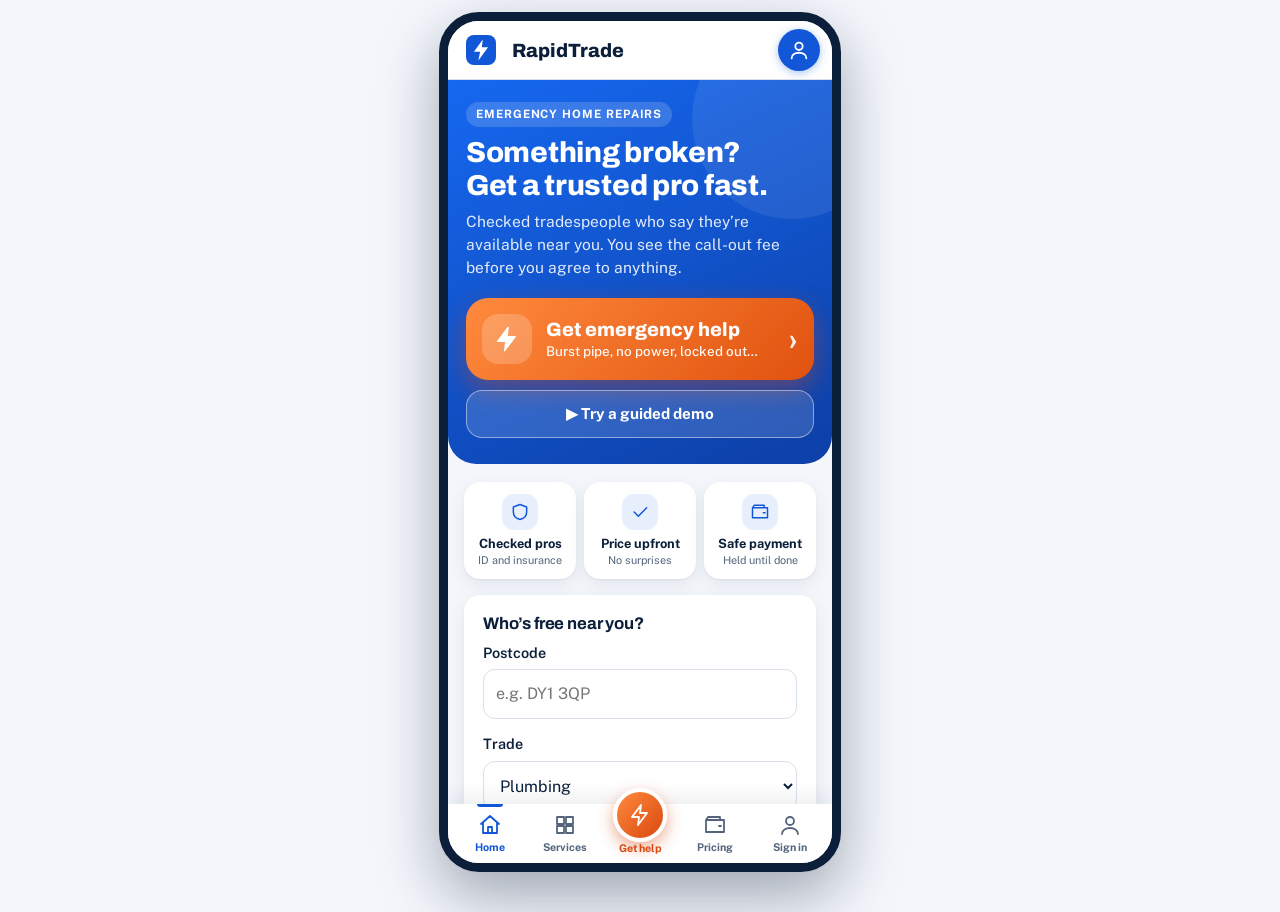
<file: index.html>
<!doctype html>
<html lang="en-GB">
<head>
<meta charset="utf-8">
<meta name="viewport" content="width=device-width, initial-scale=1, viewport-fit=cover">
<link rel="manifest" href="manifest.webmanifest"><meta name="theme-color" content="#1257D8"><meta name="mobile-web-app-capable" content="yes"><meta name="apple-mobile-web-app-capable" content="yes"><meta name="apple-mobile-web-app-title" content="RapidTrade"><meta name="apple-mobile-web-app-status-bar-style" content="default"><link rel="apple-touch-icon" href="icons/icon-192.png"><title>RapidTrade – emergency home repairs (interactive demo)</title>
<link rel="preconnect" href="https://fonts.googleapis.com">
<link rel="preconnect" href="https://fonts.gstatic.com" crossorigin>
<link href="https://fonts.googleapis.com/css2?family=Archivo:wght@500;600;700;800&family=Public+Sans:wght@400;500;600;700&display=swap" rel="stylesheet">
<style>
:root{--bg:#fff;--panel:#F3F6FB;--ink:#0B1F3A;--mut:#53647C;--line:#D8E0EC;--blue:#1257D8;--blue-d:#0D44AB;--on-blue:#fff;--blue-t:#E7EFFD;--urg:#D9480F;--urg-d:#B83A09;--on-urg:#fff;--urg-t:#FFEFE5;--dang:#C0262D;--dang-t:#FDECEC;--ok:#157A3C;--ok-t:#E5F4EB;--warn:#7A5200;--warn-t:#FFF5D6;--bar:#0B1F3A;color-scheme:light;box-sizing:border-box;padding-top:env(safe-area-inset-top,0px);padding-bottom:env(safe-area-inset-bottom,0px)}
@media(prefers-color-scheme:dark){:root:not([data-theme="light"]){--bg:#0A1424;--panel:#101D33;--ink:#EAF0FA;--mut:#9FB0C9;--line:#243553;--blue:#5B93FF;--blue-d:#82AEFF;--on-blue:#06122A;--blue-t:#14284B;--urg:#FF8A3D;--urg-d:#FFA566;--on-urg:#2A1000;--urg-t:#3A2111;--dang:#FF8A8A;--dang-t:#3A1717;--ok:#4ADE80;--ok-t:#10301E;--warn:#F5C451;--warn-t:#352A0A;--bar:#050B16;color-scheme:dark}}
:root[data-theme="dark"]{--bg:#0A1424;--panel:#101D33;--ink:#EAF0FA;--mut:#9FB0C9;--line:#243553;--blue:#5B93FF;--blue-d:#82AEFF;--on-blue:#06122A;--blue-t:#14284B;--urg:#FF8A3D;--urg-d:#FFA566;--on-urg:#2A1000;--urg-t:#3A2111;--dang:#FF8A8A;--dang-t:#3A1717;--ok:#4ADE80;--ok-t:#10301E;--warn:#F5C451;--warn-t:#352A0A;--bar:#050B16;color-scheme:dark}
html{height:100%;scroll-padding-top:calc(env(safe-area-inset-top,0px) + 80px)}
*,*::before,*::after{box-sizing:border-box}
body{margin:0;min-height:100%;background:var(--bg);color:var(--ink);font:400 17px/1.55 "Public Sans",system-ui,-apple-system,"Segoe UI",Roboto,Arial,sans-serif}
h1,h2,h3,h4{font-family:Archivo,"Public Sans",system-ui,sans-serif;line-height:1.15;margin:0 0 .5em;letter-spacing:-.01em}
h1{font-size:clamp(2.1rem,5vw,3.4rem);font-weight:800}h2{font-size:1.65rem;font-weight:700}h3{font-size:1.2rem;font-weight:700}h4{font-size:1rem;font-weight:700}
p{margin:0 0 1em;max-width:70ch}a{color:var(--blue)}small,.sm{font-size:.86rem}.mut{color:var(--mut)}.r{text-align:right}.nw{white-space:nowrap}
:focus-visible{outline:3px solid var(--blue);outline-offset:2px;border-radius:4px}
.wrap{max-width:1180px;margin:0 auto;padding:0 20px}
.demo{background:var(--bar);color:#fff;font-size:.82rem}.demo .wrap{display:flex;gap:14px;align-items:center;flex-wrap:wrap;padding-top:6px;padding-bottom:6px}
.demo label{display:flex;gap:8px;align-items:center}.demo select,.demo button{font:inherit;font-size:.82rem;border-radius:6px;border:1px solid #3a5078;background:#13294d;color:#fff;padding:3px 8px}
.demo b{color:#FFB88A}
.hd{position:sticky;top:env(safe-area-inset-top,0px);z-index:20;background:var(--bg);border-bottom:1px solid var(--line)}
.hd .wrap{display:flex;align-items:center;gap:18px;min-height:68px;flex-wrap:wrap}
.logo{display:flex;align-items:center;gap:9px;text-decoration:none;color:var(--ink);font:800 1.4rem Archivo,sans-serif}.logo i{font-style:normal;color:var(--blue)}
.nav{display:flex;gap:4px;flex:1;flex-wrap:wrap}.nav a,.nav button{color:var(--ink);text-decoration:none;padding:8px 12px;border-radius:8px;font-weight:600;font-size:.95rem;background:none;border:0;cursor:pointer;font-family:inherit}
.nav a:hover,.nav a.on{background:var(--blue-t)}
.btn{display:inline-flex;align-items:center;justify-content:center;gap:8px;background:var(--blue);color:var(--on-blue);border:2px solid var(--blue);border-radius:8px;padding:10px 18px;font:700 1rem "Public Sans",sans-serif;text-decoration:none;cursor:pointer;min-height:44px}
.btn:hover{background:var(--blue-d);border-color:var(--blue-d)}.btn.urg{background:var(--urg);border-color:var(--urg);color:var(--on-urg)}.btn.urg:hover{background:var(--urg-d);border-color:var(--urg-d)}
.btn.ghost{background:transparent;color:var(--blue)}.btn.ghost:hover{background:var(--blue-t)}.btn.dang{background:var(--dang);border-color:var(--dang);color:#fff}.btn.sm{min-height:36px;padding:5px 12px;font-size:.9rem}.btn.lg{min-height:54px;font-size:1.1rem;padding:12px 24px}.btn[disabled]{opacity:.5;cursor:not-allowed}
.hero{padding:44px 0 36px;background:linear-gradient(180deg,var(--blue-t),var(--bg))}.hero-g{display:grid;grid-template-columns:1.15fr 1fr;gap:40px;align-items:start}
.lead{font-size:1.2rem;color:var(--mut)}.cta{display:flex;gap:12px;flex-wrap:wrap;margin:22px 0}
.panel{background:var(--panel);border:1px solid var(--line);border-radius:12px;padding:20px}.card{background:var(--bg);border:1px solid var(--line);border-radius:12px;padding:18px}
.live{background:var(--bg);border:2px solid var(--ink);border-radius:14px;padding:22px}
.grid{display:grid;gap:16px}.g2{grid-template-columns:repeat(2,1fr)}.g3{grid-template-columns:repeat(3,1fr)}.g4{grid-template-columns:repeat(4,1fr)}
.sec{padding:44px 0}.wrap.sec,.wrap.dash{padding-left:20px;padding-right:20px}.sec.alt{background:var(--panel)}
.tradecard{display:flex;gap:14px;align-items:center;text-decoration:none;color:var(--ink);border:1px solid var(--line);border-radius:12px;padding:16px;background:var(--bg)}.tradecard:hover{border-color:var(--blue);background:var(--blue-t)}
.ic{width:46px;height:46px;border-radius:10px;background:var(--blue-t);color:var(--blue);display:grid;place-items:center;flex:none}.ic svg{width:26px;height:26px;fill:none;stroke:currentColor;stroke-width:1.8;stroke-linecap:round;stroke-linejoin:round}
.badge{display:inline-flex;align-items:center;gap:5px;font-size:.78rem;font-weight:700;padding:2px 9px;border-radius:99px;background:var(--panel);border:1px solid var(--line);color:var(--ink);white-space:nowrap}
.badge.ok{background:var(--ok-t);color:var(--ok);border-color:transparent}.badge.blue{background:var(--blue-t);color:var(--blue);border-color:transparent}.badge.urg{background:var(--urg-t);color:var(--urg);border-color:transparent}.badge.dang{background:var(--dang-t);color:var(--dang);border-color:transparent}.badge.warn{background:var(--warn-t);color:var(--warn);border-color:transparent}
.ban{border-radius:10px;padding:14px 16px;margin:0 0 16px;border-left:6px solid;font-size:.97rem}.ban b{display:block}
.ban.danger{background:var(--dang-t);border-color:var(--dang)}.ban.warn{background:var(--warn-t);border-color:var(--warn)}.ban.info{background:var(--blue-t);border-color:var(--blue)}.ban.ok{background:var(--ok-t);border-color:var(--ok)}
.fld{display:block;margin:0 0 14px}.fld .lb{display:block;font-weight:600;margin-bottom:5px}.fld .lb i{font-weight:400;color:var(--mut);font-style:normal;font-size:.85em}
input,select,textarea{width:100%;font:inherit;color:var(--ink);background:var(--bg);border:2px solid var(--line);border-radius:8px;padding:10px 12px;min-height:44px}input:focus,select:focus,textarea:focus{border-color:var(--blue)}input[type=checkbox],input[type=radio]{width:auto;min-height:0;accent-color:var(--blue)}
.fld.bad input,.fld.bad select,.fld.bad textarea{border-color:var(--dang)}.err{display:block;color:var(--dang);font-size:.88rem;font-style:normal;margin-top:4px}.fld small{display:block;color:var(--mut);margin-top:4px}
.chk{display:flex;gap:10px;align-items:flex-start;margin:0 0 12px}.chk input{margin-top:5px}
.row{display:flex;gap:12px;flex-wrap:wrap;align-items:center}.row>.fld{flex:1;min-width:180px}.sp{flex:1}
.tw{overflow-x:auto;border:1px solid var(--line);border-radius:10px}table{width:100%;border-collapse:collapse;font-size:.93rem}th,td{padding:10px 12px;text-align:left;border-bottom:1px solid var(--line);vertical-align:top}th{background:var(--panel);font-size:.82rem;color:var(--mut);font-weight:700}tr:last-child td{border-bottom:0}
.dash{display:grid;grid-template-columns:230px minmax(0,1fr);gap:28px;padding:28px 0 56px}.side{position:sticky;top:90px;align-self:start}.side a{display:block;padding:9px 12px;border-radius:8px;text-decoration:none;color:var(--ink);font-weight:600;font-size:.95rem}.side a:hover{background:var(--blue-t)}.side a.on{background:var(--blue);color:var(--on-blue)}.side h4{margin:16px 12px 4px;font-size:.78rem;color:var(--mut)}
.kpi{display:grid;grid-template-columns:repeat(auto-fill,minmax(170px,1fr));gap:12px;margin-bottom:22px}.kpi div{border:1px solid var(--line);border-radius:10px;padding:12px 14px;background:var(--bg)}.kpi b{display:block;font:700 1.5rem Archivo,sans-serif}.kpi span{font-size:.82rem;color:var(--mut)}
.tabs{display:flex;gap:4px;border-bottom:2px solid var(--line);margin-bottom:18px;overflow-x:auto}.tabs button{background:none;border:0;border-bottom:3px solid transparent;margin-bottom:-2px;padding:10px 14px;font:600 .95rem "Public Sans",sans-serif;color:var(--mut);cursor:pointer;white-space:nowrap}.tabs button.on{color:var(--blue);border-color:var(--blue)}
.steps{display:flex;gap:6px;margin:0 0 22px;flex-wrap:wrap}.steps span{padding:6px 12px;border-radius:99px;background:var(--panel);font-size:.85rem;font-weight:600;color:var(--mut)}.steps span.on{background:var(--blue);color:var(--on-blue)}.steps span.done{background:var(--blue-t);color:var(--blue)}
.tile{display:flex;gap:12px;align-items:flex-start;border:2px solid var(--line);border-radius:10px;padding:12px 14px;cursor:pointer;background:var(--bg)}.tile:has(input:checked){border-color:var(--blue);background:var(--blue-t)}.tile.u:has(input:checked){border-color:var(--urg);background:var(--urg-t)}.tile input{margin-top:5px}
.pipe{display:flex;gap:0;margin:8px 0 20px;overflow-x:auto;padding-bottom:4px}.pipe div{flex:1;min-width:92px;text-align:center;font-size:.76rem;font-weight:600;color:var(--mut);position:relative;padding-top:18px}.pipe div::before{content:"";position:absolute;top:0;left:50%;width:12px;height:12px;margin-left:-6px;border-radius:50%;background:var(--line)}.pipe div::after{content:"";position:absolute;top:5px;left:-50%;width:100%;height:2px;background:var(--line);z-index:-1}.pipe div:first-child::after{display:none}.pipe .d{color:var(--ink)}.pipe .d::before,.pipe .d::after{background:var(--blue)}.pipe .c{color:var(--blue)}.pipe .c::before{background:var(--blue);box-shadow:0 0 0 4px var(--blue-t)}
.chat{max-height:320px;overflow:auto;display:flex;flex-direction:column;gap:8px;padding:6px 2px;margin-bottom:10px}.msg{max-width:82%;padding:8px 12px;border-radius:12px;background:var(--panel);font-size:.95rem}.msg.me{align-self:flex-end;background:var(--blue);color:var(--on-blue)}.msg.sys{align-self:center;background:none;color:var(--mut);font-size:.8rem}.msg small{display:block;opacity:.75}
.tl{list-style:none;padding:0;margin:0}.tl li{padding:0 0 12px 18px;border-left:2px solid var(--line);position:relative;font-size:.92rem}.tl li::before{content:"";position:absolute;left:-6px;top:6px;width:10px;height:10px;border-radius:50%;background:var(--blue)}
.pc{display:flex;gap:16px;flex-wrap:wrap;align-items:flex-start;border:1px solid var(--line);border-radius:12px;padding:16px;background:var(--bg);margin-bottom:12px}.pc.off{opacity:.8;background:var(--panel)}
.bar{height:10px;background:var(--blue);border-radius:5px;min-width:2px}
details{border:1px solid var(--line);border-radius:10px;padding:12px 16px;margin-bottom:10px;background:var(--bg)}summary{font-weight:700;cursor:pointer}
.mbg{position:fixed;inset:0;background:rgba(5,12,28,.6);z-index:50;display:grid;place-items:center;padding:16px}.modal{background:var(--bg);border-radius:14px;max-width:640px;width:100%;max-height:92vh;overflow:auto;padding:24px;border:1px solid var(--line)}.modal h2{margin-bottom:.6em}
#toast{position:fixed;left:50%;transform:translateX(-50%);bottom:calc(20px + env(safe-area-inset-bottom,0px));z-index:70;display:flex;flex-direction:column;gap:8px;align-items:center}.t{background:var(--ink);color:var(--bg);padding:10px 16px;border-radius:10px;font-weight:600;font-size:.95rem;max-width:90vw}.t.bad{background:var(--dang);color:#fff}.t.good{background:var(--ok);color:#fff}
.ft{background:var(--bar);color:#C9D6EA;padding:36px 0;font-size:.92rem}.ft a{color:#fff}.ft h4{color:#fff}
.price td:last-child{text-align:right;white-space:nowrap}.price tr.tot td{font-weight:800;font-size:1.05rem}
@media(max-width:900px){.hero-g,.g2,.g3,.g4{grid-template-columns:1fr}.dash{grid-template-columns:1fr}.side{position:static;display:flex;gap:4px;overflow-x:auto}.side a{white-space:nowrap}.side h4{display:none}}

:root{padding-top:0;padding-bottom:0}
html,body{height:100%}body{margin:0;background:var(--panel);overflow:hidden;font-size:16px;-webkit-tap-highlight-color:transparent}
#frame{position:relative;width:100%;height:100vh;height:100dvh;margin:0 auto;background:var(--bg);overflow:hidden;display:flex;flex-direction:column}
#app{display:flex;flex-direction:column;flex:1;min-height:0}
@media(min-width:520px){#frame{width:402px;height:min(860px,calc(100vh - 24px));height:min(860px,calc(100dvh - 24px));margin:12px auto;border-radius:40px;border:9px solid #0B1F3A;box-shadow:0 24px 60px rgba(8,20,45,.35)}}
.appbar{flex:none;display:flex;align-items:center;gap:8px;padding:calc(8px + env(safe-area-inset-top,0px)) 12px 8px;background:var(--bg);border-bottom:1px solid var(--line);min-height:58px}
.appbar h1{font:700 1.15rem Archivo,sans-serif;margin:0;flex:1;letter-spacing:0;white-space:nowrap;overflow:hidden;text-overflow:ellipsis}
.ib{width:40px;height:40px;flex:none;border-radius:50%;border:0;background:var(--panel);color:var(--ink);display:grid;place-items:center;cursor:pointer;position:relative;font:700 .85rem "Public Sans",sans-serif;text-decoration:none;padding:0}
.ib svg{width:22px;height:22px;fill:none;stroke:currentColor;stroke-width:2;stroke-linecap:round;stroke-linejoin:round}.ib.me{background:var(--blue);color:var(--on-blue)}
.ib .dot{position:absolute;top:0;right:0;min-width:17px;height:17px;border-radius:9px;background:var(--urg);color:var(--on-urg);font-size:.65rem;display:grid;place-items:center;padding:0 4px}
.screen{flex:1;min-height:0;overflow-y:auto;-webkit-overflow-scrolling:touch;overscroll-behavior:contain;background:var(--bg)}
.tabbar{display:flex;flex:none;border-top:1px solid var(--line);background:var(--bg);padding-bottom:env(safe-area-inset-bottom,0px)}
.tabbar a{flex:1;display:flex;flex-direction:column;align-items:center;gap:2px;padding:8px 2px 7px;font-size:.68rem;font-weight:700;color:var(--mut);text-decoration:none;min-height:56px}
.tabbar a svg{width:24px;height:24px;fill:none;stroke:currentColor;stroke-width:1.8;stroke-linecap:round;stroke-linejoin:round}.tabbar a.on{color:var(--blue)}.tabbar a.sos{color:var(--urg)}
.hd,.demo,.ft,.hd .nav{display:none}
.wrap{max-width:none;padding:0 16px}.sec{padding:16px 0}.wrap.sec,.wrap.dash{padding:16px;display:block}
h1{font-size:1.55rem}h2{font-size:1.2rem}h3{font-size:1.05rem}p{max-width:none}.lead{font-size:1rem}
.g2,.g3,.g4,.hero-g{grid-template-columns:1fr}.hero{padding:0;background:none}
.btn{border-radius:14px;min-height:50px}.btn.sm{min-height:40px}.card,.panel,.ban{border-radius:16px}input,select,textarea{border-radius:12px;font-size:16px}
.chips{display:flex;gap:8px;overflow-x:auto;padding:10px 16px;border-bottom:1px solid var(--line);scrollbar-width:none;background:var(--bg)}.chips::-webkit-scrollbar{display:none}
.chips a{white-space:nowrap;padding:8px 14px;border-radius:99px;background:var(--panel);color:var(--ink);text-decoration:none;font-weight:600;font-size:.85rem}.chips a.on{background:var(--blue);color:var(--on-blue)}
.list{display:flex;flex-direction:column;gap:10px}.li{display:block;border:1px solid var(--line);border-radius:16px;padding:14px;background:var(--bg);color:var(--ink);text-decoration:none;text-align:left;font:inherit;width:100%}a.li:active,button.li:active{background:var(--blue-t)}
.li-t{font-weight:700;margin-bottom:6px}.li-r{display:flex;justify-content:space-between;gap:12px;font-size:.86rem;padding:4px 0;border-top:1px dashed var(--line)}.li-r span{color:var(--mut);flex:none}.li-r b{font-weight:600;text-align:right;min-width:0}.li-a{margin-top:8px;display:flex;gap:8px;flex-wrap:wrap}
.mbg{position:absolute;inset:0;align-items:end;padding:0;z-index:50;background:rgba(5,12,28,.55)}
.modal{border-radius:24px 24px 0 0;max-width:none;max-height:90%;border:0;padding:20px 18px calc(20px + env(safe-area-inset-bottom,0px));animation:up .22s ease-out}@keyframes up{from{transform:translateY(60px);opacity:.3}}
.modal::before{content:"";display:block;width:40px;height:5px;border-radius:3px;background:var(--line);margin:-8px auto 14px}
#toast{position:absolute;bottom:84px;left:50%;transform:translateX(-50%);width:calc(100% - 32px);align-items:stretch}.t{text-align:center;border-radius:14px}
#bk{grid-template-columns:1fr!important}.pipe{margin:4px 0 14px}.steps{flex-wrap:nowrap;overflow-x:auto}.steps span{white-space:nowrap}.kpi{grid-template-columns:repeat(2,1fr)}
.stk{position:sticky;bottom:0;background:var(--bg);padding:12px 0;margin-top:20px!important;border-top:1px solid var(--line);z-index:5}
.bigsos{display:flex;flex-direction:column;gap:2px;width:100%;background:var(--urg);color:var(--on-urg);border-radius:20px;padding:18px 20px;text-decoration:none;font:800 1.35rem Archivo,sans-serif;box-shadow:0 8px 22px rgba(217,72,15,.3)}.bigsos small{font:500 .85rem "Public Sans",sans-serif;opacity:.95}
.tgrid{display:grid;grid-template-columns:repeat(3,1fr);gap:10px}.tg{display:flex;flex-direction:column;align-items:center;gap:6px;text-align:center;padding:12px 4px;border:1px solid var(--line);border-radius:16px;text-decoration:none;color:var(--ink);font-size:.72rem;font-weight:700;background:var(--bg);line-height:1.2}.tg .ic{width:44px;height:44px}
#splash{position:absolute;inset:0;z-index:100;background:#1257D8;color:#fff;display:flex;flex-direction:column;align-items:center;justify-content:center;gap:12px;transition:opacity .4s}#splash.out{opacity:0;pointer-events:none}#splash b{font:800 2rem Archivo,sans-serif}#splash small{opacity:.85}

/* ===== v2 design layer ===== */
:root{--sh:0 1px 2px rgba(11,31,58,.06),0 6px 18px rgba(11,31,58,.07);--sh2:0 12px 32px rgba(11,31,58,.18);--grad:linear-gradient(155deg,#1668F0 0%,#0D3FA6 100%)}
@media(prefers-color-scheme:dark){:root:not([data-theme="light"]){--sh:0 1px 2px rgba(0,0,0,.45),0 6px 18px rgba(0,0,0,.35);--sh2:0 12px 32px rgba(0,0,0,.55)}}
:root[data-theme="dark"]{--sh:0 1px 2px rgba(0,0,0,.45),0 6px 18px rgba(0,0,0,.35);--sh2:0 12px 32px rgba(0,0,0,.55)}
body{font-size:16px;line-height:1.5;-webkit-font-smoothing:antialiased}
.screen{background:var(--panel);scroll-behavior:smooth}
.appbar{position:relative;z-index:12;border-bottom:0;box-shadow:0 1px 0 var(--line);gap:10px}
.appbar h1{font:800 1.2rem Archivo,sans-serif}
.ib{width:42px;height:42px;transition:transform .15s,background .15s}.ib:active{transform:scale(.92)}
.ib.me{box-shadow:0 2px 8px rgba(18,87,216,.35)}
.btn{font-weight:700;letter-spacing:.005em;box-shadow:none;transition:transform .12s,background .15s,box-shadow .15s}
.btn:active{transform:scale(.97)}
.btn:not(.ghost):not([disabled]){box-shadow:0 4px 12px rgba(18,87,216,.25)}.btn.urg:not(.ghost){box-shadow:0 4px 14px rgba(217,72,15,.3)}.btn.dang:not(.ghost){box-shadow:0 4px 12px rgba(192,38,45,.25)}
.btn.ghost{background:var(--bg)}
h2{font-size:1.1rem;margin:22px 0 10px}.screen h1[style*="font-size:2rem"]{font-size:1.5rem!important}
.card,.panel,.li,details,.pc,.kpi div,.tg{box-shadow:var(--sh)}
.card{border-color:transparent}
.panel{background:var(--bg);border:1.5px dashed var(--line);box-shadow:none;text-align:center;padding:26px 18px}
.li{border-color:transparent;transition:transform .12s,box-shadow .15s}a.li:active,button.li:active{transform:scale(.985)}
.li-t{font-size:1rem}
.badge{padding:3px 10px;font-size:.74rem}
.ban{box-shadow:none;border-left-width:5px}
/* hero */
.hero-m{background:var(--grad);color:#fff;padding:22px 18px 26px;border-radius:0 0 28px 28px;position:relative;overflow:hidden}
.hero-m::after{content:"";position:absolute;right:-60px;top:-60px;width:200px;height:200px;border-radius:50%;background:rgba(255,255,255,.08)}
.hero-m h1{font-size:1.8rem;line-height:1.12;margin:10px 0 8px;color:#fff;position:relative}
.hero-m p{color:rgba(255,255,255,.88);margin:0 0 18px;position:relative;font-size:.97rem}
.eyebrow{display:inline-block;font-size:.72rem;font-weight:700;letter-spacing:.08em;text-transform:uppercase;background:rgba(255,255,255,.16);padding:4px 10px;border-radius:99px;position:relative}
.greet{margin:2px 0 14px}.greet h1{font-size:1.7rem;margin:0}
/* SOS */
.bigsos{flex-direction:row;align-items:center;gap:14px;background:linear-gradient(135deg,#FF7A2E,#D9480F);color:#fff;padding:16px;border-radius:22px;box-shadow:0 10px 26px rgba(217,72,15,.4);position:relative;animation:pulse 2.6s ease-in-out infinite;font:700 1rem "Public Sans",sans-serif}
.bigsos:active{transform:scale(.98)}
@keyframes pulse{0%,100%{box-shadow:0 10px 26px rgba(217,72,15,.4),0 0 0 0 rgba(255,122,46,.45)}60%{box-shadow:0 10px 26px rgba(217,72,15,.4),0 0 0 12px rgba(255,122,46,0)}}
.sos-i{width:50px;height:50px;border-radius:16px;background:rgba(255,255,255,.2);display:grid;place-items:center;flex:none}.sos-i svg{width:28px;height:28px;fill:#fff;stroke:#fff;stroke-width:1.2;stroke-linejoin:round}
.sos-t{flex:1;min-width:0}.sos-t b{display:block;font:800 1.2rem Archivo,sans-serif;line-height:1.15}.bigsos small{display:block;font:500 .84rem "Public Sans",sans-serif;opacity:.95;margin-top:2px}
.sos-go{font-size:2rem;line-height:1;opacity:.9}
.hero-m .bigsos{background:linear-gradient(135deg,#FF8A3D,#E0520F)}
/* trust strip */
.trust{display:grid;grid-template-columns:repeat(3,1fr);gap:8px;margin-bottom:16px}
.trust div{display:flex;flex-direction:column;align-items:center;text-align:center;gap:2px;background:var(--bg);border-radius:16px;padding:12px 6px;box-shadow:var(--sh);font-size:.68rem;color:var(--mut);line-height:1.25}
.trust b{font-size:.8rem;color:var(--ink)}.trust .ic{width:36px;height:36px;margin-bottom:4px;border-radius:12px}.trust .ic svg{width:20px;height:20px}
/* trade grid */
.tgrid{gap:10px}.tg{border-color:transparent;border-radius:18px;padding:14px 4px;transition:transform .12s}.tg:active{transform:scale(.95)}.tg .ic{width:48px;height:48px;border-radius:15px}
/* steps list */
.li.step{display:flex;gap:14px;align-items:flex-start}.num{width:32px;height:32px;border-radius:50%;background:var(--blue);color:var(--on-blue);display:grid;place-items:center;font:800 .95rem Archivo,sans-serif;flex:none}
/* job card */
.job-h{display:flex;gap:12px;align-items:center}.job-h .ic{width:44px;height:44px;border-radius:14px}.job-h .badge{align-self:flex-start;flex:none}
.mini{height:5px;background:var(--line);border-radius:3px;margin:12px 0 8px;overflow:hidden}.mini i{display:block;height:100%;background:var(--blue);border-radius:3px}
.job-f{display:flex;justify-content:space-between;gap:10px;font-size:.8rem;color:var(--mut)}.job-f span:first-child{overflow:hidden;text-overflow:ellipsis;white-space:nowrap}
/* tab bar */
.tabbar{position:relative;z-index:14;box-shadow:0 -6px 22px rgba(11,31,58,.08);padding:0 4px env(safe-area-inset-bottom,0px);border-top:0}
.tabbar a{position:relative;min-height:58px;justify-content:center;font-size:.67rem;transition:color .15s}
.tabbar a.on::before{content:"";position:absolute;top:0;width:26px;height:3px;border-radius:0 0 4px 4px;background:var(--blue)}
.tabbar a svg{transition:transform .15s}.tabbar a:active svg{transform:scale(.88)}
.tabbar a.sos{color:var(--urg)}
.tabbar a.sos svg{box-sizing:content-box;width:24px;height:24px;padding:11px;border:4px solid var(--bg);border-radius:50%;background:linear-gradient(135deg,#FF8A3D,#D9480F);color:#fff;stroke:#fff;margin-top:-24px;margin-bottom:-4px;box-shadow:0 6px 16px rgba(217,72,15,.45)}
.tabbar a.sos.on::before{display:none}
/* chips */
.chips{position:sticky;top:0;z-index:6;box-shadow:0 1px 0 var(--line);border-bottom:0}
.chips a{padding:9px 15px}
/* wizard */
.prog{margin:2px 0 16px}.prog-t{display:flex;justify-content:space-between;align-items:baseline;margin-bottom:8px}.prog-t b{font:800 1.05rem Archivo,sans-serif}.prog-t span{font-size:.8rem;color:var(--mut)}
.prog-b{height:7px;border-radius:4px;background:var(--line);overflow:hidden}.prog-b i{display:block;height:100%;border-radius:4px;background:linear-gradient(90deg,var(--blue),var(--urg));transition:width .35s ease}
.lnk{background:none;border:0;padding:0;font:inherit;color:var(--blue);text-decoration:underline;cursor:pointer}
.tile{position:relative;border-radius:16px;border-width:2px;padding:14px;transition:transform .12s,border-color .15s;box-shadow:var(--sh)}
.tile:active{transform:scale(.98)}
.tile input[type=radio]{position:absolute;opacity:0;pointer-events:none}
.tile:has(input:focus-visible){outline:3px solid var(--blue);outline-offset:2px}
.tile:has(input:checked)::after{content:"✓";position:absolute;top:8px;right:10px;width:22px;height:22px;border-radius:50%;background:var(--blue);color:var(--on-blue);font-size:.8rem;font-weight:800;display:grid;place-items:center}
.tile.u:has(input:checked)::after{background:var(--urg);color:var(--on-urg)}
.g3[role=radiogroup]{grid-template-columns:repeat(2,1fr);gap:10px}.g3[role=radiogroup] .tile{flex-direction:column;align-items:flex-start;gap:10px;font-size:.92rem;line-height:1.25}
.stk{margin:20px -16px 0!important;padding:12px 16px!important;background:color-mix(in srgb,var(--panel) 90%,transparent);backdrop-filter:blur(12px);-webkit-backdrop-filter:blur(12px);gap:10px;flex-wrap:nowrap;box-shadow:0 -1px 0 var(--line)}
.stk .btn:not(.ghost){flex:1}.stk .btn.ghost{flex:none}
/* forms */
.fld .lb{font-size:.9rem;margin-bottom:6px}
input,select,textarea{border-width:1.5px;min-height:50px;transition:border-color .15s,box-shadow .15s}
input:focus,select:focus,textarea:focus{outline:0;box-shadow:0 0 0 4px var(--blue-t)}
textarea{line-height:1.45}
.chk{background:var(--bg);border-radius:14px;padding:12px 14px;box-shadow:var(--sh)}
.chk input{width:20px;height:20px;margin-top:2px}
.tabs button{padding:12px 14px}
/* modal & toast */
.mbg{backdrop-filter:blur(3px);-webkit-backdrop-filter:blur(3px)}
.modal{box-shadow:0 -10px 40px rgba(0,0,0,.25)}
.t{box-shadow:var(--sh2);padding:12px 16px}
.pipe div{font-size:.7rem}
.pc{border-color:transparent;border-radius:18px}
details{border-color:transparent;border-radius:16px}
.kpi div{border-color:transparent;border-radius:16px}
#splash{background:var(--grad)}

/* ===== v3 interactive ===== */
.track{background:var(--bg);border-radius:18px;padding:16px;box-shadow:var(--sh);margin-bottom:14px}
.track>b{display:block;font:800 1.05rem Archivo,sans-serif}
.road{position:relative;display:flex;align-items:center;margin:24px 8px 8px;height:28px}
.road .line{flex:1;height:6px;border-radius:3px;background:var(--line);overflow:hidden;margin:0 -2px}.road .line i{display:block;height:100%;background:var(--blue);border-radius:3px}
.pin{width:16px;height:16px;border-radius:50%;border:4px solid var(--blue);background:var(--bg);flex:none;position:relative;z-index:1}.pin.b{border-color:var(--urg)}
.van{position:absolute;top:50%;width:34px;height:34px;margin:-17px 0 0 -17px;border-radius:50%;background:var(--blue);color:var(--on-blue);display:grid;place-items:center;box-shadow:0 4px 12px rgba(18,87,216,.45);z-index:2}
.van svg{width:18px;height:18px;fill:none;stroke:currentColor;stroke-width:2;stroke-linecap:round;stroke-linejoin:round}
@keyframes grow{from{width:0}to{width:100%}}@keyframes drive{from{left:0}to{left:100%}}
.stars{display:flex;gap:4px}.stars button{background:none;border:0;font-size:2rem;line-height:1;color:var(--line);cursor:pointer;padding:2px;min-width:44px;min-height:44px;transition:transform .12s,color .12s}.stars button.on{color:#F5B301}.stars button:active{transform:scale(1.25)}
.hero-sec{display:block;width:100%;margin-top:10px;background:rgba(255,255,255,.14);color:#fff;border:1.5px solid rgba(255,255,255,.45);border-radius:16px;min-height:48px;font:700 .95rem "Public Sans",sans-serif;cursor:pointer;position:relative}.hero-sec:active{transform:scale(.98)}
.cf{position:absolute;top:30%;width:9px;height:14px;border-radius:2px;z-index:90;pointer-events:none;animation:cf 1.4s ease-out forwards}@keyframes cf{to{transform:translate(var(--x),var(--y)) rotate(var(--r));opacity:0}}

@media(prefers-reduced-motion:reduce){*{animation:none!important;transition:none!important}}
</style>
</head>
<body>
<div id="frame"><div id="app"></div><div id="modal"></div><div id="toast" aria-live="polite"></div></div>
<script>
(()=>{'use strict';
/* ================= utilities ================= */
const VER=4,LS='rapidtrade-demo-v'+VER,D=864e5,MIN=6e4;
let S,clock=null,Q={},ui={w:null,pay:null,tab:{},flt:{},q:{}};
const now=()=>clock??Date.now();
const $=(s,r=document)=>r.querySelector(s),$$=(s,r=document)=>[...r.querySelectorAll(s)];
const esc=s=>String(s??'').replace(/[&<>"']/g,c=>({'&':'&amp;','<':'&lt;','>':'&gt;','"':'&quot;',"'":'&#39;'}[c]));
const gbp=p=>(p<0?'-':'')+'£'+(Math.abs(p)/100).toLocaleString('en-GB',{minimumFractionDigits:2,maximumFractionDigits:2});
const fdt=t=>new Date(t).toLocaleString('en-GB',{day:'numeric',month:'short',hour:'2-digit',minute:'2-digit'});
const fd=t=>new Date(t).toLocaleDateString('en-GB',{day:'numeric',month:'short',year:'numeric'});
const sum=(a,f=x=>x)=>a.reduce((t,x)=>t+f(x),0);
const by=(a,id)=>a.find(x=>x.id===id);
const uid=p=>p+(++S.seq);
const clone=o=>JSON.parse(JSON.stringify(o));
const pct=(a,b)=>b?Math.round(a/b*100)+'%':'–';
const toPence=v=>Math.round(parseFloat(String(v).replace(/[£,]/g,'')||0)*100);
const IC={drop:'M12 3s6 6.5 6 11a6 6 0 0 1-12 0c0-4.5 6-11 6-11z',flame:'M12 3c1 4 5 5.5 5 10a5 5 0 0 1-10 0c0-2 1-3 2-4 0 2 1 3 2 3 0-3-1-6 1-9z',bolt:'M13 2 4 14h7l-1 8 9-12h-7z',house:'M3 11 12 3l9 8M5 10v10h14V10M10 20v-6h4v6',snow:'M12 2v20M4 7l16 10M20 7 4 17M9 3l3 3 3-3M9 21l3-3 3 3',key:'M15 7a4 4 0 1 1-3 3.9L4 19v2h3v-2h2v-2h2l1.5-1.5',roof:'M2 13 12 5l10 8M6 11v9h12v-9',drain:'M4 12a8 8 0 1 0 16 0 8 8 0 0 0-16 0zM8 12h8M12 8v8',window:'M4 4h16v16H4zM12 4v16M4 12h16',bug:'M9 8a3 3 0 0 1 6 0v8a3 3 0 0 1-6 0zM4 10l5 1M20 10l-5 1M4 18l5-2M20 18l-5-2M12 5V3',wrench:'M14 6a4 4 0 0 0 5 5l-9 9a2 2 0 0 1-3-3l9-9a4 4 0 0 0-2-2z',appliance:'M5 3h14v18H5zM5 8h14M12 18a3 3 0 1 0 .01 0',shield:'M12 3l8 3v6c0 5-3.5 8-8 9-4.5-1-8-4-8-9V6z',check:'M5 12l5 5L20 7',user:'M12 12a4 4 0 1 0 0-8 4 4 0 0 0 0 8zM4 21c0-4 4-6 8-6s8 2 8 6',bell:'M6 9a6 6 0 0 1 12 0c0 6 2 7 2 7H4s2-1 2-7M10 20a2 2 0 0 0 4 0',back:'M15 5l-7 7 7 7',chat:'M4 5h16v11H9l-5 4z',list:'M9 6h11M9 12h11M9 18h11M4.5 6h.01M4.5 12h.01M4.5 18h.01',grid:'M4 4h7v7H4zM13 4h7v7h-7zM4 13h7v7H4zM13 13h7v7h-7z',wallet:'M3 7h18v12H3zM3 7l2-3h12v3M16 13h2',alert:'M12 3 2 20h20zM12 10v4M12 17h.01'};
const ico=n=>`<span class="ic" aria-hidden="true"><svg viewBox="0 0 24 24"><path d="${IC[n]||IC.wrench}"/></svg></span>`;
const LBL={draft:'Draft',submitted:'Submitted',matching:'Matching',offered:'Offered',accepted:'Accepted',enroute:'En route',arrived:'Arrived',inprogress:'In progress',awaiting:'Awaiting customer confirmation',completed:'Completed',rejected:'Rejected',expired:'Expired',cancelled:'Cancelled',disputed:'Disputed',refunded:'Refunded'};
const SK={completed:'ok',accepted:'blue',enroute:'blue',arrived:'blue',inprogress:'blue',awaiting:'warn',offered:'urg',matching:'urg',submitted:'urg',cancelled:'dang',disputed:'dang',refunded:'dang',expired:'',rejected:'dang',draft:''};
const sb=s=>`<span class="badge ${SK[s]||''}">${LBL[s]||s}</span>`;
const TR={draft:['submitted','cancelled'],submitted:['matching','cancelled','expired'],matching:['offered','expired','cancelled'],offered:['accepted','expired','cancelled','rejected'],accepted:['enroute','cancelled'],enroute:['arrived','cancelled'],arrived:['inprogress','cancelled'],inprogress:['awaiting','disputed','cancelled'],awaiting:['completed','disputed'],completed:['disputed','refunded'],disputed:['completed','refunded','cancelled'],rejected:[],expired:['matching'],cancelled:['refunded'],refunded:[]};
const PIPE=['submitted','matching','offered','accepted','enroute','arrived','inprogress','awaiting','completed'];
const DOCN={identity:'Identity check',insurance:'Public liability insurance',gasSafe:'Gas Safe registration',electrical:'Electrical competence certificate'};
const PC={DY1:[52.512,-2.088,'Dudley'],DY2:[52.503,-2.093,'Netherton, Dudley'],DY3:[52.535,-2.115,'Sedgley'],B1:[52.4786,-1.9085,'Birmingham centre'],B2:[52.478,-1.90,'Birmingham centre'],B15:[52.4585,-1.9358,'Edgbaston'],B63:[52.451,-2.069,'Halesowen'],B70:[52.519,-1.9946,'West Bromwich'],B91:[52.4258,-1.777,'Solihull'],WV1:[52.5866,-2.1283,'Wolverhampton'],WV2:[52.5753,-2.1177,'Wolverhampton'],WS1:[52.5865,-1.9826,'Walsall'],CV1:[52.4081,-1.5106,'Coventry'],E1:[51.5155,-0.072,'Whitechapel, London'],SW1A:[51.5014,-0.1419,'Westminster, London'],M1:[53.4794,-2.2368,'Manchester centre']};
const parsePC=s=>{const m=String(s||'').toUpperCase().replace(/\s+/g,'').match(/^([A-Z]{1,2}\d[A-Z\d]?)(\d[A-Z]{2})$/);return m?{out:m[1],inn:m[2],full:m[1]+' '+m[2]}:null};
const hav=(a,b)=>{const R=3958.8,r=x=>x*Math.PI/180,dl=r(b[0]-a[0]),dn=r(b[1]-a[1]);const x=Math.sin(dl/2)**2+Math.cos(r(a[0]))*Math.cos(r(b[0]))*Math.sin(dn/2)**2;return 2*R*Math.asin(Math.sqrt(x))};

/* ================= seed data ================= */
const QX=[{q:'Is the problem affecting your safety or security right now?',o:['No','Yes'],flag:'Yes',rule:'danger'}];
const mkCat=(id,name,icon,subs,qs,req=[])=>({id,name,icon,subs,qs,requires:req,active:true});
const hrs=(wk=[8,18],sat=[9,13])=>[null,wk,wk,wk,wk,wk,sat];
const dc=(st,ref='')=>({status:st,ref,file:st==='none'?'':'demo-document.pdf',at:now()});
function seed(){
 clock=Date.now()-30*D;
 S={v:VER,seq:100,refSeq:1040,session:null,jobs:[],ledger:[],payouts:[],refunds:[],reviews:[],disputes:[],notifs:[],audit:[],webhooks:[],processed:{},reports:[],
 cats:[
  mkCat('plumbing','Plumbing','drop',['Burst pipes','Water leaks','Blocked drains','Blocked toilets','Leaking taps','Water pressure problems','Emergency plumbing repair'],[{q:'Is water actively leaking right now?',o:['Yes, actively','No, it has stopped','Not sure']},{q:'Can you reach and turn off the stopcock?',o:['Yes, already off','No or not sure where it is']},{q:'Is water near electrics (sockets, fuse box, lights)?',o:['No','Yes'],flag:'Yes',rule:'elec'}]),
  mkCat('heating','Heating & boilers','flame',['Boiler breakdown','Heating failure','Radiator problems','Hot water failure','Heating system repair','Boiler servicing'],[{q:'What has stopped working?',o:['No heating','No hot water','Neither works','Noise, leak or other fault']},{q:'What fuels the system?',o:['Gas','Oil or LPG','Electric','Not sure']},{q:'Can you smell gas, or is a carbon monoxide alarm sounding?',o:['No','Yes'],flag:'Yes',rule:'gas'}],['gasSafe']),
  mkCat('electrical','Electrical services','bolt',['Power failure','Electrical fault','Damaged sockets','Lighting fault','Consumer unit / fuse board','Urgent electrical inspection'],[{q:'What is happening?',o:['Whole property has no power','Part of the property has no power','Damaged socket or switch','Lights or fittings faulty']},{q:'Have you reset the trip switches at the consumer unit?',o:['Yes, they trip again','No','Not sure how']},{q:'Is there burning smell, sparking, scorching or has anyone had a shock?',o:['No','Yes'],flag:'Yes',rule:'elec'}],['electrical']),
  mkCat('building','Building & property repairs','house',['Roof leak','Storm damage','Damaged door','Damaged wall','Emergency property securing','General urgent repair'],[{q:'What is damaged?',o:['Roof','Door','Wall','Window','Other']},{q:'Is the property currently secure?',o:['Yes','No, it is open to the outside']},{q:'Is there a risk of collapse or injury?',o:['No','Yes'],flag:'Yes',rule:'danger'}]),
  mkCat('ac','Air conditioning & ventilation','snow',['Air-conditioning breakdown','Cooling failure','Ventilation problem','Urgent system inspection'],[{q:'What is the system doing?',o:['No cooling','Leaking water','Noise or smell','Won’t switch on']},{q:'Is it a home or a business premises?',o:['Home','Business']}]),
  mkCat('locksmith','Locksmiths','key',['Locked out','Broken lock','Break-in damage','Lock change'],[{q:'What is the situation?',o:['Locked out','Lock is broken or jammed','Damaged after a break-in']},{q:'Is anyone vulnerable (child, pet, unwell person) locked inside?',o:['No','Yes'],flag:'Yes',rule:'danger'}]),
  mkCat('roofing','Roofers','roof',['Leaking roof','Missing tiles','Flat roof repair','Gutter repair'],QX),
  mkCat('drainage','Drainage specialists','drain',['Blocked drain','Drain survey','Sewage backup','Drain repair'],QX),
  mkCat('glazing','Glaziers','window',['Broken window','Window securing','Glass replacement'],QX),
  mkCat('pest','Pest control','bug',['Wasps and hornets','Rodents','Insects','Other pests'],QX),
  mkCat('handyman','Handymen','wrench',['Small urgent repairs','Fitting and fixing','Property making safe'],QX),
  mkCat('appliance','Appliance repair specialists','appliance',['Washing machine','Oven or hob','Fridge or freezer','Dishwasher'],QX)],
 safety:[
  {id:'gas',kw:'gas leak|smell of gas|smell gas|smells of gas|gas smell|rotten egg',lvl:'danger',title:'Possible gas leak',body:'Do not use light switches, naked flames or electrical devices. Open doors and windows, turn off the gas at the meter if it is safe to do so, and leave the property. Call the National Gas Emergency Service free on 0800 111 999 (24 hours). Call 999 if anyone is in immediate danger.',verified:false},
  {id:'co',kw:'carbon monoxide|co alarm|co detector|fumes from (the )?boiler',lvl:'danger',title:'Possible carbon monoxide',body:'Stop using the appliance, open doors and windows and leave the affected area. Seek urgent medical help if anyone feels unwell (headache, dizziness, nausea) and call 999 in an emergency. Report suspected gas appliance faults to the National Gas Emergency Service on 0800 111 999.',verified:false},
  {id:'fire',kw:'\\bfire\\b|flames|smoke|burning house|on fire',lvl:'danger',title:'Fire or immediate threat to life',body:'Get everyone out, stay out and call 999. Do not try to fight a large fire or return for belongings. Do not wait for a tradesperson.',verified:false},
  {id:'elec',kw:'sparks|sparking|electric shock|electrocut|water.{0,25}(socket|electrics|fuse|consumer unit)|(socket|electrics|fuse box|consumer unit).{0,25}water|burning smell',lvl:'danger',title:'Serious electrical danger',body:'Keep away and keep others away. Do not touch anything wet, damaged or sparking. If it is safe, switch off at the consumer unit. If anyone has had a shock or there is fire, call 999. For power cuts affecting the street, call 105.',verified:false},
  {id:'danger',kw:'trapped|child locked|baby locked|collaps|someone is in danger',lvl:'danger',title:'Possible danger to life',body:'If anyone is trapped, injured or in immediate danger, call 999 now. Tradespeople are not an emergency service.',verified:false}],
 regions:[{id:'r1',name:'West Midlands',active:true,outwards:['DY1','DY2','DY3','B1','B2','B15','B63','B70','B91','WV1','WV2','WS1','CV1']},{id:'r2',name:'Greater London (pilot)',active:true,outwards:['E1','SW1A']},{id:'r3',name:'Greater Manchester (coming soon)',active:false,outwards:['M1']}],
 promos:[{id:'pr1',code:'WELCOME10',type:'percent',value:10,cap:2500,active:true,cats:[],note:'10% off first booking, up to £25. Funded by RapidTrade.'},{id:'pr2',code:'LEAK20',type:'fixed',value:2000,cap:0,active:true,cats:['plumbing'],note:'£20 off plumbing jobs. Funded by RapidTrade.'}],
 settings:{commission:{default:{type:'percent',value:15},categories:{},providers:{},campaign:{active:false,name:'Launch campaign',type:'percent',value:10},baseMaterials:true,baseCallout:true,minFee:0,maxFee:0},matching:{wRating:30,wResponse:20,wDistance:30,wPrice:20,maxOffers:5,radiusMul:1},offerMins:15,holdDays:2,reviewDays:30,disputeDays:14,autoConfirmHrs:48,smsOn:false,requireSafetyAck:true,
  cancelPolicy:'Cancel free until the provider is on the way. After that, the call-out charge is kept to cover the provider’s travel. If the provider cancels or does not arrive, you receive a full refund.',
  support:{email:'support@rapidtrade.example',phone:'0800 000 0000 (demo number)',hours:'7am–10pm, 7 days'},
  legal:{terms:'DRAFT – for legal review. These terms describe how customers and independent tradespeople use RapidTrade. RapidTrade is a marketplace that introduces customers to independent providers; the contract for the work is between the customer and the provider.',privacy:'DRAFT – for legal review. We collect the information needed to match you with providers and complete bookings: name, contact details, address, job details and messages. Your full address is shared only with the provider you book, after payment. UK GDPR rights apply.',cookies:'DRAFT – for legal review. This demo uses browser storage to remember your demo session. A production site would list each cookie and ask for consent where required.'}},
 templates:{
  offer_new:{title:'New job request',body:'{cat} request near {pc}. The first eligible provider to accept gets the job.',email:1,sms:1},
  quote_invite:{title:'Quotation requested',body:'{cat} job near {pc}. Submit a quote if you can help.',email:1},
  quote_new:{title:'New quotation received',body:'{provider} sent a quote for {ref}.',email:1},
  accepted:{title:'Provider confirmed',body:'{provider} accepted {ref}. Review the price and pay to confirm.',email:1,sms:1},
  taken:{title:'Job taken',body:'{ref} was accepted by another provider.'},
  paid:{title:'Payment received (sandbox)',body:'Payment for {ref} is held by the platform until the work is confirmed.',email:1},
  enroute:{title:'Provider on the way',body:'{provider} is on the way for {ref}.',sms:1},
  arrived:{title:'Provider arrived',body:'{provider} has arrived for {ref}.',sms:1},
  awaiting:{title:'Please confirm completion',body:'{provider} says {ref} is complete. Confirm or raise a problem.',email:1},
  completed:{title:'Job completed',body:'{ref} is complete. Earnings recorded and payout scheduled.',email:1},
  cancelled:{title:'Booking cancelled',body:'{ref} was cancelled. {extra}',email:1,sms:1},
  extra:{title:'Additional work requested',body:'Extra work on {ref} needs your approval before it is charged.',email:1},
  dispute:{title:'Dispute opened',body:'A dispute was opened on {ref}. Payout is on hold.',email:1},
  refund:{title:'Refund recorded',body:'A refund for {ref} was recorded: {extra}.',email:1},
  payout:{title:'Payout update',body:'Payout for {ref}: {extra}.',email:1},
  review:{title:'New review',body:'A customer reviewed {ref}.'},
  message:{title:'New message',body:'New message on {ref}.'},
  waitlist:{title:'A provider is now available',body:'We found providers for {ref}.',email:1}},
 users:[
  {id:'c1',role:'customer',name:'Priya Sharma',email:'priya@example.test',phone:'07700 900101',status:'active',addresses:[{id:'ad1',label:'Home',line:'14 Wren Close',postcode:'DY1 3QP',type:'House',access:'Side gate is unlocked'}]},
  {id:'c2',role:'customer',name:'Tom Hughes',email:'tom@example.test',phone:'07700 900102',status:'active',addresses:[{id:'ad2',label:'Home',line:'Flat 3, 22 Canal Street',postcode:'B15 2TT',type:'Flat',access:'Buzzer 3'}]},
  {id:'c3',role:'customer',name:'Aisha Khan',email:'aisha@example.test',phone:'07700 900103',status:'active',addresses:[{id:'ad3',label:'Home',line:'9 Orchard Road',postcode:'WV2 4AB',type:'House',access:''}]},
  {id:'a1',role:'admin',name:'Alex Morgan',email:'alex@rapidtrade.example',status:'active'},
  {id:'s1',role:'support',name:'Jordan Ellis',email:'jordan@rapidtrade.example',status:'active'}]};
 const P=(id,name,contact,base,radius,cats,o)=>({id,name,contact,type:'business',base,radius,cats,online:true,emergency:false,hours:hrs(),callout:7000,hourly:6000,vat:false,ooh:25,years:5,bio:'',status:'approved',approved:Object.fromEntries(cats.map(c=>[c,'approved'])),docs:{identity:dc('approved','DEMO-ID'),insurance:dc('approved','£2m public liability (demo)'),gasSafe:dc('none'),electrical:dc('none')},payout:'verified',cancels:0,terms:'Call-out fee is charged for attendance and diagnosis. Labour charged hourly after the first hour is quoted.',...o});
 S.providers=[
  P('p1','Black Country Plumbing & Heating','Dave Whitcombe','DY1',12,['plumbing','heating'],{emergency:true,callout:7500,hourly:6000,vat:true,ooh:25,years:14,bio:'Family-run plumbers and Gas Safe heating engineers covering the Black Country.',docs:{identity:dc('approved','DEMO-ID'),insurance:dc('approved','£2m public liability (demo)'),gasSafe:dc('approved','DEMO-GS-0001'),electrical:dc('none')}}),
  P('p2','Ironbridge Electrical Ltd','Sunil Patel','DY2',15,['electrical'],{emergency:true,callout:8000,hourly:5500,ooh:30,years:9,bio:'Domestic fault-finding, consumer unit upgrades and emergency call-outs.',docs:{identity:dc('approved','DEMO-ID'),insurance:dc('approved','£5m public liability (demo)'),gasSafe:dc('none'),electrical:dc('approved','DEMO-ELEC-0002')}}),
  P('p3','Midland Rapid Plumbers','Chris Doyle','B1',14,['plumbing','drainage'],{emergency:true,callout:9000,hourly:7000,vat:true,ooh:20,years:6,bio:'Burst pipes, blocked drains and drainage CCTV across Birmingham.'}),
  P('p4','Wolverhampton Heat & Gas','Mo Bashir','WV1',10,['heating'],{online:false,callout:6500,hourly:5800,years:11,docs:{identity:dc('approved','DEMO-ID'),insurance:dc('approved','£2m public liability (demo)'),gasSafe:dc('approved','DEMO-GS-0004'),electrical:dc('none')}}),
  P('p5','Dudley Lock & Glass','Karl Jennings','DY1',8,['locksmith','glazing'],{emergency:true,callout:6000,hourly:5000,ooh:35,years:8}),
  P('p6','Castle Roofing & Repairs','Ben Ashworth','DY3',15,['building','roofing'],{callout:9500,hourly:6500,years:17}),
  P('p7','AirFlow Climate Control','Lena Fischer','B15',20,['ac'],{callout:8500,hourly:7500,vat:true,years:7}),
  P('p8','Newcomer Plumbing','Ollie Grant','DY1',10,['plumbing'],{status:'pending',approved:{plumbing:'pending'},docs:{identity:dc('pending'),insurance:dc('pending'),gasSafe:dc('none'),electrical:dc('none')},payout:'not_started',years:2,bio:'New to the platform. Awaiting verification.'}),
  P('p9','Sam’s Handyman & Appliance Repairs','Sam Okafor','WS1',12,['handyman','appliance'],{callout:4000,hourly:3500,years:10}),
  P('p10','Thames Emergency Plumbing','Gary Lowe','E1',10,['plumbing','heating'],{emergency:true,callout:12000,hourly:9000,vat:true,ooh:30,years:12,docs:{identity:dc('approved','DEMO-ID'),insurance:dc('approved','£5m public liability (demo)'),gasSafe:dc('approved','DEMO-GS-0010'),electrical:dc('none')}}),
  P('p11','Capital Sparks','Rosa Mendes','SW1A',10,['electrical'],{emergency:true,callout:12500,hourly:9500,vat:true,ooh:30,years:8,docs:{identity:dc('approved','DEMO-ID'),insurance:dc('approved','£5m public liability (demo)'),gasSafe:dc('none'),electrical:dc('approved','DEMO-ELEC-0011')}}),
  P('p12','Pestaway Midlands','Neil Barker','B1',20,['pest'],{callout:5500,hourly:4500,years:6})];
 S.providers.forEach(p=>S.users.push({id:'u_'+p.id,role:'provider',providerId:p.id,name:p.contact,email:p.contact.split(' ')[0].toLowerCase()+'@provider.example',status:'active'}));
 const j=(o)=>seedJob(o);
 j({c:'c1',p:'p1',cat:'plumbing',sub:'Burst pipes',desc:'Pipe burst under the kitchen sink, water on the floor.',pc:'DY1 3QP',days:12,lines:[['Call-out fee','callout',7500],['Labour (2 h)','labour',12000]],review:[5,5,5,'Arrived within the hour and fixed the leak neatly.'],paidOut:true});
 j({c:'c2',p:'p2',cat:'electrical',sub:'Consumer unit / fuse board',desc:'Consumer unit keeps tripping and will not reset.',pc:'B15 2TT',days:6,lines:[['Call-out fee','callout',8000],['Labour (2 h)','labour',11000],['Replacement RCBO','materials',4500]],review:[4,4,5,'Good communication, found the faulty circuit.']});
 j({c:'c3',p:'p3',cat:'drainage',sub:'Blocked drain',desc:'Outside drain overflowing after heavy rain.',pc:'WV2 4AB',days:20,lines:[['Call-out fee','callout',9000],['Drain jetting (1 h)','labour',7000]],review:[5,4,5,'Clear explanation of the problem and price.'],paidOut:true});
 j({c:'c1',p:'p1',cat:'heating',sub:'Hot water failure',desc:'Boiler running but no hot water.',pc:'DY1 3QP',days:3,lines:[['Call-out fee','callout',7500],['Labour (1.5 h)','labour',9000],['Diverter valve','materials',6800]]});
 j({c:'c2',p:'p5',cat:'locksmith',sub:'Locked out',desc:'Locked out of flat.',pc:'B15 2TT',days:9,lines:[['Call-out fee','callout',6000],['Labour (estimate 1 h)','labour',5000]],stop:'cancel_enroute'});
 j({c:'c3',p:'p2',cat:'electrical',sub:'Lighting fault',desc:'Kitchen lights flicker, then trip power.',pc:'WV2 4AB',days:2,lines:[['Call-out fee','callout',8000],['Labour (1 h)','labour',5500]],stop:'disputed'});
 j({c:'c1',p:'p3',cat:'plumbing',sub:'Leaking taps',desc:'Both bathroom taps dripping.',pc:'B15 2TT',days:15,lines:[['Call-out fee','callout',9000],['Labour (1 h)','labour',7000]],partialRefund:4000});
 j({c:'c3',p:'p7',cat:'ac',sub:'Cooling failure',desc:'Office AC unit blowing warm air.',pc:'B15 2TT',days:1,lines:[['Call-out fee','callout',8500],['Labour estimate (1 h)','labour',7500]],stop:'inprogress'});
 S.reviews.forEach(r=>r.demo=true);S.jobs.forEach(x=>x.demo=true);
 clock=null;
 audit('System','Demo environment created with clearly labelled demo data','system');
 return S}
/* ================= engine ================= */
function audit(actor,action,target){S.audit.unshift({id:uid('au'),at:now(),actor,role:curRole(),action,target:target||''})}
const me=()=>S.session?by(S.users,S.session):null;
const curRole=()=>me()?.role||'guest';
const myProv=()=>me()?.role==='provider'?by(S.providers,me().providerId):null;
const who=()=>me()?`${me().name} (${me().role})`:'Guest';
function go(j,to,actor,note){if(!(TR[j.status]||[]).includes(to))throw new Error(`That change isn’t allowed: ${LBL[j.status]} → ${LBL[to]}.`);j.history.push({from:j.status,to,at:now(),by:actor||'System',note:note||''});j.status=to;j.updated=now()}
function notify(ev,j,to,extra=''){const t=S.templates[ev];if(!t)return;const key=[ev,j?.id,to.u||to.p||'admin',extra].join(':');if(S.notifs.some(n=>n.key===key))return;const f=s=>s.replace(/\{ref\}/g,j?.ref||'').replace(/\{cat\}/g,j?by(S.cats,j.cat)?.name||'':'').replace(/\{pc\}/g,j?.out||'').replace(/\{provider\}/g,j?.providerId?by(S.providers,j.providerId)?.name||'':'').replace(/\{extra\}/g,extra);
 S.notifs.unshift({id:uid('n'),key,at:now(),to,jobId:j?.id,title:f(t.title),body:f(t.body),read:false,ch:{inapp:'delivered',email:t.email?'queued (sandbox: not sent)':'off',sms:t.sms?(S.settings.smsOn?'queued':'not configured'):'off'}})}
/* safety */
function safetyHits(cat,desc,ans){const hit=new Set(),t=(desc||'').toLowerCase();S.safety.forEach(r=>{try{if(r.kw&&new RegExp(r.kw,'i').test(t))hit.add(r.id)}catch(e){}});(by(S.cats,cat)?.qs||[]).forEach((q,i)=>{if(q.flag&&ans?.[i]===q.flag&&q.rule)hit.add(q.rule)});return[...hit].map(id=>by(S.safety,id)).filter(Boolean)}
const safetyHTML=h=>h.map(r=>`<div class="ban danger" role="alert"><b>${esc(r.title)}: act on this first</b>${esc(r.body)}<br><small>RapidTrade is not an emergency service. Don’t attempt dangerous repairs yourself.</small></div>`).join('');
/* verification + matching */
const reqDocs=cat=>['identity','insurance',...(by(S.cats,cat)?.requires||[])];
function eligibility(p,cat){if(p.status!=='approved')return p.status==='suspended'?'Account suspended':'Account not approved';if(!p.cats.includes(cat))return'Does not offer this trade';if(p.approved[cat]!=='approved')return'Not approved for this trade';for(const d of reqDocs(cat))if(p.docs[d]?.status!=='approved')return DOCN[d]+' not verified';return null}
const inHours=(p,t)=>{const d=new Date(t),h=p.hours[d.getDay()];if(!h)return false;const x=d.getHours()+d.getMinutes()/60;return x>=h[0]&&x<h[1]};
function avail(p,urg,when){if(urg==='scheduled')return inHours(p,when)?{lv:'sched',t:'Works at your chosen time'}:{lv:'no',t:'Not working at your chosen time'};
 if(!p.online)return{lv:'no',t:'Registered, currently offline'};
 if(p.emergency||inHours(p,now()))return{lv:'now',t:p.emergency?'Available for emergencies now (self-reported)':'Online, within working hours'};
 return{lv:'no',t:'Online but outside working hours'}}
function agg(pid){const rs=S.reviews.filter(r=>r.pid===pid&&r.status==='published'),n=rs.length;let a=0,d=0;S.jobs.forEach(j=>j.offers.forEach(o=>{if(o.pid===pid){if(o.status==='accepted'||o.status==='quoted')a++;else if(o.status==='declined'||o.status==='expired')d++}}));return{n,avg:n?sum(rs,r=>r.rating)/n:null,resp:a+d>=3?Math.round(a/(a+d)*100):null,pun:n?sum(rs,r=>r.punct||r.rating)/n:null}}
function match({cat,postcode,urgency,when,mul}){const pc=parsePC(postcode);if(!pc)return{error:'Enter a valid UK postcode, for example DY1 3QP.'};
 const reg=S.regions.find(r=>r.active&&r.outwards.includes(pc.out)),loc=PC[pc.out];if(!reg||!loc)return{pc,covered:false,eligible:[],excluded:[]};
 const m=S.settings.matching,mm=mul||m.radiusMul,el=[],ex=[];
 for(const p of S.providers){let why=eligibility(p,cat);const d=hav(loc,PC[p.base]),max=p.radius*mm;if(!why&&d>max)why=`Outside service area (${d.toFixed(1)} mi away; covers ${max.toFixed(0)} mi)`;if(why)ex.push({p,why,d});else el.push({p,d,a:avail(p,urgency,when)})}
 const co=el.map(e=>e.p.callout),lo=Math.min(...co),hi=Math.max(...co);
 el.forEach(e=>{const g=agg(e.p.id);e.score=m.wRating*((g.avg??3.5)/5)+m.wResponse*((g.resp??50)/100)+m.wDistance*(1-Math.min(e.d/(e.p.radius*mm||1),1))+m.wPrice*(1-(e.p.callout-lo)/((hi-lo)||1))+(e.a.lv==='no'?-100:0)});
 el.sort((a,b)=>b.score-a.score);return{pc,covered:true,eligible:el,excluded:ex,region:reg.name}}
/* commission engine */
function resolveRule(j,p){const c=S.settings.commission;if(c.providers[p.id])return{scope:'Provider agreement',...c.providers[p.id]};if(c.campaign.active)return{scope:'Campaign: '+c.campaign.name,type:c.campaign.type,value:c.campaign.value};if(c.categories[j.cat])return{scope:'Category rate',...c.categories[j.cat]};return{scope:'Platform default',...c.default}}
const commBase=lines=>{const s=S.settings.commission;return sum(lines.filter(l=>l.kind==='materials'?s.baseMaterials:l.kind==='callout'?s.baseCallout:true),l=>l.amount)};
const ruleTxt=r=>r.type==='percent'?r.value+'%':gbp(r.value)+' fixed';
function promoOK(pr,j,gross){return pr&&pr.active&&(!pr.cats.length||pr.cats.includes(j.cat))&&gross>0}
function price(j,p,lines,first,code){const sub=sum(lines,l=>l.amount),vat=p.vat?Math.round(sub*.2):0,gross=sub+vat;let disc=0,pr=null;const c=(code??j.promo??'').toUpperCase();
 if(first&&c){pr=S.promos.find(x=>x.code===c);if(promoOK(pr,j,gross))disc=pr.type==='percent'?Math.min(Math.round(gross*pr.value/100),pr.cap||1e9):Math.min(pr.value,gross);else pr=null}
 const rule=j.rule||resolveRule(j,p),base=commBase(lines),cm=S.settings.commission;let com=rule.type==='fixed'?(first?Math.min(rule.value,base):0):Math.round(base*rule.value/100);
 if(rule.type==='percent'&&com>0){if(cm.minFee)com=Math.max(com,cm.minFee);if(cm.maxFee)com=Math.min(com,cm.maxFee)}com=Math.min(com,gross);
 return{lines:clone(lines),sub,vat,disc,promo:pr?pr.code:null,total:gross-disc,base,rule:clone(rule),commission:com,earnings:gross-com}}
/* ledger */
function led(key,o){if(S.ledger.some(e=>e.key===key))return false;S.ledger.push({id:uid('le'),key,at:now(),cur:'GBP',...o});return true}
const paidTotal=j=>sum(j.payments.filter(p=>p.status==='held'),p=>p.amount);
const refunded=j=>sum(S.refunds.filter(r=>r.jobId===j.id),r=>r.amount);
const procFee=a=>Math.round(a*.015)+20;
function webhook(evt){const rec={...evt,at:now(),result:''};S.webhooks.unshift(rec);
 if(S.processed[evt.id]){rec.result='Ignored: duplicate event id';return false}S.processed[evt.id]=1;
 const j=by(S.jobs,evt.jobId),p=j?.payments.find(x=>x.id===evt.paymentId);if(!j||!p){rec.result='Ignored: unknown payment';return false}
 if(evt.type==='payment_intent.payment_failed'){p.status='failed';rec.result='Payment marked failed';notify('cancelled',j,{u:j.customerId},'Payment failed. Your booking is still open: try another card.');return false}
 if(p.status==='held'){rec.result='Ignored: payment already applied';return false}
 p.status='held';led('pay:'+p.id,{type:'payment_received',jobId:j.id,amount:p.amount,paymentId:p.id});led('fee:'+p.id,{type:'processing_fee',jobId:j.id,amount:procFee(p.amount),note:'Sandbox estimate: 1.5% + 20p'});
 if(!j.rule)j.rule=p.snapshot.rule;if(p.snapshot.promo&&!j.promo)j.promo=p.snapshot.promo;rec.result='Applied: payment held, ledger entries written';return true}
function recognise(j){if(j.recognised)return;const ps=j.payments.filter(p=>p.status==='held');j.recognised=true;if(!ps.length)return;
 const paid=sum(ps,p=>p.amount),net=paid-refunded(j);if(net<=0)return;const f=net/paid,com=Math.round(sum(ps,p=>p.snapshot.commission)*f),earn=net-com;
 led('com:'+j.id,{type:'commission_earned',jobId:j.id,amount:com});led('earn:'+j.id,{type:'provider_earning',jobId:j.id,providerId:j.providerId,amount:earn});
 j.recCom=com;j.recEarn=earn;j.revCom=0;j.revEarn=0;S.payouts.push({id:uid('po'),providerId:j.providerId,jobId:j.id,amount:earn,status:j.status==='disputed'?'held':'scheduled',availableAt:now()+S.settings.holdDays*D,at:now()});notify('completed',j,{p:j.providerId})}
function refund(j,amt,reason,actor){const left=paidTotal(j)-refunded(j);if(!(amt>0)||amt>left)throw new Error(`Refund must be between £0.01 and ${gbp(left)}.`);
 const r={id:uid('rf'),jobId:j.id,amount:amt,reason,by:actor,at:now()};S.refunds.push(r);led('ref:'+r.id,{type:'refund_issued',jobId:j.id,amount:amt,note:reason});
 if(j.recognised&&j.recCom!==undefined){const last=amt===left;let cr=last?j.recCom-j.revCom:Math.min(Math.round(j.recCom*amt/(j.recCom+j.recEarn)),j.recCom-j.revCom),er=last?j.recEarn-j.revEarn:Math.min(amt-cr,j.recEarn-j.revEarn);
  j.revCom+=cr;j.revEarn+=er;if(cr)led('crev:'+r.id,{type:'commission_reversal',jobId:j.id,amount:cr});if(er)led('erev:'+r.id,{type:'earning_reversal',jobId:j.id,providerId:j.providerId,amount:er});
  const po=S.payouts.find(x=>x.jobId===j.id&&x.amount>0&&x.status!=='cancelled'&&!x.adj);if(po){if(po.status==='paid')S.payouts.push({id:uid('po'),providerId:j.providerId,jobId:j.id,amount:-er,status:'recoverable',adj:true,at:now(),note:'Recover from next payout'});else{po.amount-=er;if(po.amount<=0)po.status='cancelled'}}}
 notify('refund',j,{u:j.customerId},gbp(amt));return r}
function settleRetain(j,retain){const p=by(S.providers,j.providerId),co=j.lines.filter(l=>l.kind==='callout'),base=sum(co,l=>l.amount),rule=j.rule||resolveRule(j,p);let com=rule.type==='fixed'?Math.min(rule.value,base):Math.round(base*rule.value/100);com=Math.min(com,retain);
 led('com:'+j.id,{type:'commission_earned',jobId:j.id,amount:com,note:'Cancellation fee retained'});led('earn:'+j.id,{type:'provider_earning',jobId:j.id,providerId:j.providerId,amount:retain-com});j.recognised=true;j.recCom=com;j.recEarn=retain-com;j.revCom=0;j.revEarn=0;j.retained=retain;S.payouts.push({id:uid('po'),providerId:j.providerId,jobId:j.id,amount:retain-com,status:'scheduled',availableAt:now()+S.settings.holdDays*D,at:now()})}
function cancelJob(j,actor,byRole,reason){const prov=by(S.providers,j.providerId),paid=paidTotal(j)-refunded(j);let retain=0;
 if(paid>0&&byRole==='customer'&&['enroute','arrived'].includes(j.status)&&!j.flags.length&&!/no-show/i.test(reason)){const co=j.lines.filter(l=>l.kind==='callout'),c=sum(co,l=>l.amount);retain=Math.min(paid,c+(prov?.vat?Math.round(c*.2):0))}
 go(j,'cancelled',actor,reason);if(paid>0){if(paid-retain>0)refund(j,paid-retain,'Cancellation: '+reason,actor);if(retain>0)settleRetain(j,retain)}
 if(byRole==='provider'&&prov)prov.cancels=(prov.cancels||0)+1;
 j.offers.forEach(o=>{if(o.status==='pending')o.status='withdrawn'});
 notify('cancelled',j,{u:j.customerId},retain?`Call-out charge of ${gbp(retain)} retained per policy.`:paid?'Full refund issued.':'No charge.');if(j.providerId)notify('cancelled',j,{p:j.providerId},reason)}
/* jobs */
function newJob(w,uidv){const pc=parsePC(w.postcode),j={id:uid('j'),ref:'RT-'+(++S.refSeq),customerId:uidv,mode:w.mode,cat:w.cat,sub:w.sub,answers:w.answers,desc:w.desc,urgency:w.urgency,when:w.when?new Date(w.when).getTime():null,postcode:pc.full,out:pc.out,address:w.address,propType:w.propType,access:w.access,files:w.files||[],pin:w.pin,status:'draft',history:[],offers:[],quotes:[],lines:[],payments:[],extras:[],messages:[],flags:[],createdAt:now(),submittedAt:now(),notifyMe:!!w.notifyMe,safety:safetyHits(w.cat,w.desc,w.answers).map(r=>r.id)};
 S.jobs.unshift(j);j.history.push({from:null,to:'draft',at:now(),by:'Customer',note:'Request created'});return j}
function dispatch(j,invite,mul){go(j,'submitted','Customer');go(j,'matching','System');const m=match({cat:j.cat,postcode:j.postcode,urgency:j.urgency,when:j.when,mul});
 let t=j.mode==='emergency'?m.eligible.filter(e=>e.a.lv!=='no'):m.eligible;if(j.mode==='quote'&&invite?.length)t=t.filter(e=>invite.includes(e.p.id));t=(t||[]).slice(0,S.settings.matching.maxOffers);
 t.forEach(e=>{j.offers.push({id:uid('of'),pid:e.p.id,status:'pending',at:now()});notify(j.mode==='quote'?'quote_invite':'offer_new',j,{p:e.p.id})});
 j.noMatch=!t.length;if(t.length&&j.mode==='emergency')go(j,'offered','System');return t.length}
function sweep(){let ch=false;S.jobs.forEach(j=>{if(j.mode==='emergency'&&['matching','offered'].includes(j.status)&&now()-j.submittedAt>S.settings.offerMins*MIN){j.offers.forEach(o=>{if(o.status==='pending')o.status='expired'});go(j,'expired','System','No provider accepted in time');ch=true}});if(ch)save()}
function acceptEmergency(jid,pid,eta,estH){const j=by(S.jobs,jid),p=by(S.providers,pid),o=j?.offers.find(x=>x.pid===pid);
 if(!j||!p||!o)throw new Error('This request is no longer available.');const why=eligibility(p,j.cat);if(why)throw new Error('You can’t accept this job: '+why+'.');
 if(j.providerId||j.status!=='offered'||o.status!=='pending')throw new Error('Too late: this job has already been taken or has expired.');
 j.providerId=pid;o.status='accepted';o.eta=eta;j.offers.forEach(x=>{if(x!==o&&x.status==='pending'){x.status='withdrawn';notify('taken',j,{p:x.pid})}});
 j.lines=emergencyLines(p,j,estH);j.eta=eta;j.terms={model:'callout_labour',note:p.terms};go(j,'accepted',p.name,`ETA ${eta} min`);notify('accepted',j,{u:j.customerId})}
function emergencyLines(p,j,estH){const L=[['Call-out fee','callout',p.callout],[`Labour estimate (${estH} h × ${gbp(p.hourly)}/h)`,'labour',Math.round(p.hourly*estH)]];const ooh=!inHours(p,j.when||now());if(ooh&&p.ooh)L.push([`Out-of-hours supplement (${p.ooh}%)`,'other',Math.round((L[0][2]+L[1][2])*p.ooh/100)]);return L.map(([label,kind,amount])=>({label,kind,amount}))}
function acceptQuote(jid,qid){const j=by(S.jobs,jid),q=j?.quotes.find(x=>x.id===qid);if(!q||j.providerId||j.status!=='offered')throw new Error('This quotation can’t be accepted any more.');
 const p=by(S.providers,q.pid);const why=eligibility(p,j.cat);if(why)throw new Error('Provider is no longer eligible: '+why);j.providerId=q.pid;j.lines=clone(q.lines);j.eta=q.eta;j.terms={model:q.model,note:q.notes,uncertain:q.uncertain};q.status='accepted';j.quotes.forEach(x=>{if(x!==q)x.status='declined'});j.offers.forEach(o=>{if(o.pid===q.pid)o.status='accepted';else if(o.status==='pending'||o.status==='quoted'){o.status='withdrawn';notify('taken',j,{p:o.pid})}});go(j,'accepted','Customer','Quotation accepted');notify('accepted',j,{p:j.providerId})}
function seedJob(o){const c=S.users.find(u=>u.id===o.c),p=by(S.providers,o.p);clock=Date.now()-o.days*D;const w={mode:'emergency',cat:o.cat,sub:o.sub,answers:{},desc:o.desc,urgency:'emergency',postcode:o.pc,address:c.addresses[0].line,propType:c.addresses[0].type,access:c.addresses[0].access};
 const j=newJob(w,c.id);const tick=()=>{clock+=12*MIN};j.history[0].at=clock;go(j,'submitted','Customer');tick();go(j,'matching','System');j.offers.push({id:uid('of'),pid:p.id,status:'accepted',at:clock,eta:40});go(j,'offered','System');tick();
 j.providerId=p.id;j.lines=o.lines.map(([label,kind,amount])=>({label,kind,amount}));j.eta=40;go(j,'accepted',p.name);tick();
 const pr=price(j,p,j.lines,true,'');const pay={id:uid('pay'),amount:pr.total,lines:j.lines,snapshot:pr,status:'requires_payment',first:true};j.payments.push(pay);webhook({id:'evt_'+uid('s'),type:'payment_intent.succeeded',jobId:j.id,paymentId:pay.id});
 if(o.stop==='cancel_enroute'){go(j,'enroute',p.name);tick();cancelJob(j,'Tom Hughes (customer)','customer','Plans changed: found my spare key');return}
 go(j,'enroute',p.name);tick();go(j,'arrived',p.name);tick();go(j,'inprogress',p.name);tick();if(o.stop==='inprogress'){clock=null;return}
 go(j,'awaiting',p.name,'Work complete');tick();
 if(o.stop==='disputed'){j.disputeFrom='awaiting';go(j,'disputed','Aisha Khan (customer)','Fault returned the same evening');S.disputes.push({id:uid('d'),jobId:j.id,by:c.id,reason:'Fault returned the same evening; lights still trip the power.',status:'open',assignee:'s1',recommend:'',thread:[{at:clock,who:'Aisha Khan',txt:'Fault returned the same evening; lights still trip the power.'}]});return}
 go(j,'completed','Customer','Confirmed');recognise(j);
 if(o.paidOut){S.payouts.filter(x=>x.jobId===j.id).forEach(x=>{x.status='paid';led('payout:'+x.id,{type:'payout_paid',jobId:j.id,providerId:p.id,amount:x.amount})})}
 if(o.partialRefund){refund(j,o.partialRefund,'Goodwill: partial refund after a minor delay','Alex Morgan (admin)')}
 if(o.review){S.reviews.push({id:uid('rv'),jobId:j.id,pid:p.id,cid:c.id,rating:o.review[0],punct:o.review[1],comm:o.review[2],text:o.review[3],status:'published',reply:'',at:clock})}
 clock=null}
/* ================= state ================= */
function load(){try{const r=localStorage.getItem(LS);if(r){const x=JSON.parse(r);if(x.v===VER){S=x;return}}}catch(e){}seed()}
function save(){try{localStorage.setItem(LS,JSON.stringify(S))}catch(e){}}
/* ================= view helpers ================= */
const activeCats=()=>S.cats.filter(c=>c.active);
const catName=id=>by(S.cats,id)?.name||id;
const dashHref=()=>({customer:'#/c',provider:'#/p',admin:'#/a',support:'#/a'}[curRole()]||'#/login');
const myNotifs=()=>{const u=me();if(!u)return[];return S.notifs.filter(n=>u.role==='customer'?n.to.u===u.id:u.role==='provider'?n.to.p===u.providerId:n.to.admin)};
const F=(name,label,o={})=>{const{type='text',val='',req=false,hint='',ph='',opts=null,attrs='',cls=''}=o;let c;
 if(opts)c=`<select name="${name}" ${req?'required':''} ${attrs}>${opts.map(x=>{const[v,l]=Array.isArray(x)?x:[x,x];return`<option value="${esc(v)}" ${String(v)===String(val)?'selected':''}>${esc(l)}</option>`}).join('')}</select>`;
 else if(type==='textarea')c=`<textarea name="${name}" rows="${o.rows||3}" ${req?'required':''} placeholder="${esc(ph)}" ${attrs}>${esc(val)}</textarea>`;
 else c=`<input name="${name}" type="${type}" value="${esc(val)}" ${req?'required':''} placeholder="${esc(ph)}" ${attrs}>`;
 return`<label class="fld ${cls}"><span class="lb">${esc(label)}${req?'':' <i>(optional)</i>'}</span>${c}${hint?`<small>${hint}</small>`:''}<em class="err" hidden></em></label>`};
function validateForm(f){const er={};$$('.fld',f).forEach(l=>{const c=$('input,select,textarea',l);if(!c||!c.name)return;const v=(c.value||'').trim();let m='';
 if(c.hasAttribute('required')&&!v)m='This field is required.';
 else if(v&&c.type==='email'&&!/^[^@\s]+@[^@\s]+\.[^@\s]+$/.test(v))m='Enter a valid email address, like name@example.com.';
 else if(v&&c.dataset.pc!==undefined&&!parsePC(v))m='Enter a valid UK postcode, for example DY1 3QP.';
 else if(v&&c.type==='number'&&c.min!==''&&parseFloat(v)<parseFloat(c.min))m='Enter a value of '+c.min+' or more.';
 else if(v&&c.minLength>0&&v.length<c.minLength)m='Use at least '+c.minLength+' characters.';
 if(m)er[c.name]=m});return er}
function showErrs(f,er){$$('.fld',f).forEach(l=>{l.classList.remove('bad');const e=$('.err',l);if(e){e.hidden=true;e.textContent=''}});let first=null;for(const[n,m]of Object.entries(er)){const c=f.elements[n];if(!c)continue;const l=c.closest('.fld');if(l){l.classList.add('bad');const e=$('.err',l);if(e){e.hidden=false;e.textContent=m}}first=first||c}if(first)first.focus()}
const tbl=(h,rows,empty='Nothing here yet.')=>rows.length?`<div class="list">${rows.map(r=>`<div class="li">${r.map((c,i)=>i===0?`<div class="li-t">${c}</div>`:(c===''||c===null)?'':(h[i]===''?`<div class="li-a">${c}</div>`:`<div class="li-r"><span>${h[i]}</span><b>${c}</b></div>`)).join('')}</div>`).join('')}</div>`:`<div class="panel mut">${empty}</div>`;
const kpi=a=>`<div class="kpi">${a.map(([v,l])=>`<div><b>${v}</b><span>${l}</span></div>`).join('')}</div>`;
const stars=(a,n)=>n?`<span title="${a.toFixed(1)} out of 5"><b>★ ${a.toFixed(1)}</b> <span class="mut">(${n} review${n>1?'s':''})</span></span>`:'<span class="mut">No reviews yet</span>';
function badges(p,cat){const b=[];if(p.docs.identity.status==='approved')b.push('<span class="badge ok">ID checked</span>');if(p.docs.insurance.status==='approved')b.push('<span class="badge ok">Insurance checked</span>');if(p.docs.gasSafe.status==='approved'&&(!cat||cat==='heating'))b.push('<span class="badge ok">Gas Safe registration checked</span>');if(p.docs.electrical.status==='approved'&&(!cat||cat==='electrical'))b.push('<span class="badge ok">Electrical competence checked</span>');return b.join(' ')}
const AV={now:'<span class="badge ok">● Available now (self-reported)</span>',sched:'<span class="badge blue">Works at your time</span>',no:'<span class="badge">Registered, not available</span>'};
function provCard(e,cat,pcq){const p=e.p,g=agg(p.id);return`<div class="pc ${e.a?.lv==='no'?'off':''}">${ico('shield')}
 <div style="flex:1;min-width:230px"><h3 style="margin-bottom:4px"><a href="#/provider/${p.id}" style="color:inherit">${esc(p.name)}</a></h3><div class="row" style="gap:6px;margin-bottom:6px">${e.a?AV[e.a.lv]:''} ${badges(p,cat)}</div>
 <div class="sm mut">${stars(g.avg,g.n)} · ${e.d!==undefined?e.d.toFixed(1)+' miles away · ':''}${p.years} yrs experience</div>
 <div class="sm" style="margin-top:6px">Call-out <b>${gbp(p.callout)}</b> · labour <b>${gbp(p.hourly)}/h</b>${p.vat?' · + VAT':' · no VAT'}</div>
 <div class="sm mut">${g.resp!==null?`Responds to ${g.resp}% of requests`:'Not enough requests yet to show a response rate'}</div></div>
 <a class="btn ghost sm" href="#/provider/${p.id}">View profile</a></div>`}
function tabbar(){const r=curRole(),h=(location.hash||'#/').split('?')[0];
 const T={guest:[['#/','house','Home'],['#/services','grid','Services'],['#/new?mode=emergency&fresh=1','bolt','Get help','sos'],['#/pricing','wallet','Pricing'],['#/login','user','Sign in']],
 customer:[['#/c','house','Home'],['#/c/history','list','Bookings'],['#/new?mode=emergency&fresh=1','bolt','Get help','sos'],['#/messages','chat','Messages'],['#/c/profile','user','Account']],
 provider:[['#/p','house','Home'],['#/p/jobs','wrench','Jobs'],['#/p/requests','bolt','Requests','sos'],['#/messages','chat','Messages'],['#/p/earnings','wallet','Earnings']],
 admin:[['#/a','house','Overview'],['#/a/bookings','list','Bookings'],['#/a/disputes','alert','Disputes'],['#/notifications','bell','Alerts']]};
 T.support=T.admin;return`<nav class="tabbar" aria-label="App tabs">${(T[r]||T.guest).map(([u,i,l,c])=>`<a href="${u}" class="${c||''} ${h===u.split('?')[0]?'on':''}"><svg viewBox="0 0 24 24" aria-hidden="true"><path d="${IC[i]}"/></svg>${l}</a>`).join('')}</nav>`}
function shell(body){const u=me(),p=(location.hash||'#/').slice(2).split('?')[0],T={'':'RapidTrade',c:'My jobs','c/history':'History','c/payments':'Payments','c/reviews':'Reviews','c/disputes':'Disputes','c/profile':'Account',p:'Dashboard','p/requests':'Requests','p/jobs':'Jobs','p/onboarding':'Profile & checks','p/earnings':'Earnings','p/payouts':'Payouts','p/reviews':'Reviews','p/settings':'Settings',a:'Admin overview','a/customers':'Customers','a/bookings':'Bookings','a/disputes':'Disputes','a/providers':'Providers','a/verification':'Verification','a/ledger':'Ledger','a/commission':'Commission','a/payouts':'Payouts','a/reports':'Reports','a/categories':'Categories','a/coverage':'Coverage','a/promos':'Promotions','a/reviews':'Moderation','a/config':'Settings','a/audit':'Audit log',messages:'Messages',notifications:'Alerts',new:'Get help',services:'Services',search:'Find a pro',login:'Sign in',register:'Create account',recover:'Reset password',how:'How it works',pricing:'Pricing',faq:'FAQ',contact:'Support',about:'About'},roots=['','c','p','a','messages','notifications','login','services'],unread=myNotifs().filter(n=>!n.read).length;
 const title=T[p]||(p.startsWith('booking')?'Booking':p.startsWith('provider')?'Provider':p.startsWith('legal')?'Legal':p.startsWith('p/quote')?'Quote':'RapidTrade');
 const left=roots.includes(p)?'<span class="ib" style="background:none" aria-hidden="true"><svg viewBox="0 0 34 34" style="width:30px;height:30px;stroke:none;fill:none"><rect width="34" height="34" rx="9" fill="#1257D8"/><path d="M19 5 9 19h7l-2 10 11-15h-7z" fill="#fff" stroke="none"/></svg></span>':`<button class="ib" data-a="back" aria-label="Back"><svg viewBox="0 0 24 24"><path d="${IC.back}"/></svg></button>`;
 const ini=u?u.name.split(' ').map(x=>x[0]).join('').slice(0,2):'';
 return`<header class="appbar">${left}<h1>${esc(title)}</h1>${u?`<a class="ib" href="#/notifications" aria-label="Alerts"><svg viewBox="0 0 24 24"><path d="${IC.bell}"/></svg>${unread?`<span class="dot">${unread}</span>`:''}</a>`:''}<button class="ib me" data-a="menu" aria-label="Account and demo accounts">${u?esc(ini):`<svg viewBox="0 0 24 24"><path d="${IC.user}"/></svg>`}</button></header><main id="main" class="screen">${body}</main>${tabbar()}`}
function dash(items,body){const h=location.hash.split('?')[0];const ch=items.filter(i=>typeof i!=='string');return`<nav class="chips" aria-label="Sections">${ch.map(i=>`<a href="${i[0]}" class="${h===i[0]?'on':''}">${i[1]}</a>`).join('')}</nav><div class="wrap sec">${body}</div>`}
const NAVL=[['#/services','Services'],['#/how','How it works'],['#/pricing','Pricing'],['#/faq','FAQ'],['#/contact','Support']];
const pageHead=(t,s)=>`<div class="wrap sec"><h1 style="font-size:clamp(1.9rem,4vw,2.6rem)">${t}</h1>${s?`<p class="lead">${s}</p>`:''}`;
const denied=(role)=>shell(`<div class="wrap sec"><div class="ban warn"><b>You can’t open this page</b>This area is for ${role} accounts. ${me()?'You are signed in as '+esc(me().name)+' ('+curRole()+').':'Sign in to continue.'} In production this check is enforced on the server and by database row-level security, not only in the interface.</div><a class="btn" href="#/login">Sign in</a></div>`);
/* ================= public pages ================= */
function heroLive(){const pc=$('#heroPc')?.value||'',cat=$('#heroCat')?.value||'plumbing',box=$('#heroRes');if(!box)return;const p=parsePC(pc);
 if(!p){box.innerHTML='<p class="mut sm">Enter your postcode to see who says they’re available right now.</p>';return}
 const m=match({cat,postcode:pc,urgency:'emergency'});if(!m.covered){box.innerHTML=`<div class="ban info"><b>We’re not in ${esc(p.out)} yet</b>The demo covers parts of the West Midlands and London. Try DY1 3QP, B15 2TT or SW1A 1AA.</div>`;return}
 const a=m.eligible.filter(e=>e.a.lv==='now');box.innerHTML=a.length?`<p><b>${a.length} verified provider${a.length>1?'s':''}</b> say they’re available for ${esc(catName(cat).toLowerCase())} emergencies near ${esc(p.out)}.</p>${a.slice(0,3).map(e=>`<div class="sm" style="padding:6px 0;border-top:1px solid var(--line)"><b>${esc(e.p.name)}</b><br><span class="mut">${e.d.toFixed(1)} mi · call-out ${gbp(e.p.callout)}</span></div>`).join('')}<a class="btn urg" style="margin-top:12px" href="#/new?mode=emergency&fresh=1&cat=${cat}&pc=${encodeURIComponent(p.full)}">Request help</a>`:`<div class="ban warn"><b>Nobody is available for emergencies right now</b>${m.eligible.length?m.eligible.length+' registered provider(s) cover you but aren’t online. You can request a quotation or schedule a visit.':'No eligible provider covers this trade here yet.'}</div><a class="btn ghost" href="#/new?mode=quote&fresh=1&cat=${cat}&pc=${encodeURIComponent(p.full)}">Request quotations</a>`}
const home=()=>{const rv=S.reviews.filter(r=>r.status==='published').slice(0,3);
 return shell(`<section class="hero"><div class="wrap hero-g"><div><h1>Emergency home repairs? Find a trusted professional.</h1><p class="lead">Describe the fault, enter your postcode and send your request to verified tradespeople who say they’re available. You see the call-out fee before you agree to anything.</p>
 <div class="cta"><a class="btn urg lg" href="#/new?mode=emergency&fresh=1">Get emergency help</a><a class="btn ghost lg" href="#/new?mode=quote&fresh=1">Book a non-emergency job</a></div>
 <div class="ban danger"><b>Gas leak, fire or someone in danger?</b>Call 999. For a gas smell, also call the National Gas Emergency Service free on 0800 111 999. RapidTrade is not an emergency service.</div></div>
 <div class="live"><h2>Who’s available near you?</h2><label class="fld"><span class="lb">Postcode</span><input id="heroPc" data-live autocomplete="postal-code" placeholder="e.g. DY1 3QP" value=""></label><label class="fld"><span class="lb">Trade</span><select id="heroCat" data-live>${activeCats().map(c=>`<option value="${c.id}">${esc(c.name)}</option>`).join('')}</select></label><div id="heroRes"><p class="mut sm">Enter your postcode to see who says they’re available right now.</p></div></div></div></section>
 <section class="sec"><div class="wrap"><h2>What do you need fixed?</h2><div class="grid g3" style="margin-top:16px">${activeCats().map(c=>`<a class="tradecard" href="#/search?cat=${c.id}">${ico(c.icon)}<span><b>${esc(c.name)}</b><br><span class="sm mut">${esc(c.subs.slice(0,3).join(', '))}</span></span></a>`).join('')}</div></div></section>
 <section class="sec alt"><div class="wrap"><h2>How it works</h2><div class="grid g4" style="margin-top:16px">${[['Describe the problem','Pick the trade and answer a few questions about the fault.'],['Set urgency and location','Emergency, urgent, same day or scheduled. These are your preferences, not promised arrival times.'],['Compare available providers','See who is actually available, their checks, reviews and call-out fees.'],['Pay securely, confirm when done','Pay through the platform. Funds are held until you confirm the work.']].map(([a,b],i)=>`<div class="card"><h3>${i+1}. ${a}</h3><p class="sm mut">${b}</p></div>`).join('')}</div></div></section>
 <section class="sec"><div class="wrap grid g2"><div><h2>What “verified” means here</h2><p>A badge only appears when RapidTrade has reviewed the document and recorded it in our system. Gas work needs a checked Gas Safe registration; electrical work needs a checked competence certificate; every provider needs identity and insurance checks to receive jobs.</p><p>We never show invented reviews, ratings or arrival times. Anything marked <span class="badge warn">Demo data</span> is sample content for this demo only.</p></div>
 <div><h2>Recent verified-job reviews</h2>${rv.length?rv.map(r=>`<div class="card" style="margin-bottom:10px"><b>★ ${r.rating}</b> <span class="badge warn">Demo data</span><p class="sm" style="margin:6px 0 0">${esc(r.text)}</p><small class="mut">${esc(by(S.providers,r.pid)?.name)}</small></div>`).join(''):'<div class="panel mut">No reviews yet. Reviews only appear after genuine completed jobs.</div>'}</div></div></section>
 <section class="sec alt"><div class="wrap"><h2>Clear pricing</h2><p>Every provider shows a call-out fee and hourly rate. Before you confirm, you see the known charges, VAT where it applies and what could change the final cost. Extra work always needs your approval first. <a href="#/pricing">Read how pricing works</a>.</p></div></section>
 <section class="sec"><div class="wrap"><h2>Common questions</h2>${faqs().slice(0,4).map(([q,a])=>`<details><summary>${q}</summary><p>${a}</p></details>`).join('')}<a href="#/faq">See all questions</a></div></section>`)};
const faqs=()=>[['Is RapidTrade an emergency service?','No. For fire, gas leaks, carbon monoxide or danger to life, call 999 first. For a gas smell, call the National Gas Emergency Service on 0800 111 999. Tradespeople on RapidTrade are independent businesses.'],['Will someone arrive within a set time?','Not unless a provider confirms an estimate for your job. Urgency options are your preferences, not guaranteed response times.'],['How do I pay?','You pay through the platform once a provider accepts. In this demo payments are a labelled sandbox; no real money moves. Funds are released to the provider after you confirm the work.'],['What if I’m unhappy with the work?','Raise a dispute from your booking. Payout is held while support reviews it, and refunds follow the published policy.'],['What does the platform charge?','Customers pay the provider’s price. RapidTrade takes a commission from the provider, shown transparently in their dashboard.'],['When is my address shared?','Providers see your postcode district while deciding. Your full address is shared with the provider you book once payment is confirmed.'],['Can I cancel?',()=>S.settings.cancelPolicy]].map(([q,a])=>[q,typeof a==='function'?a():a]);
const faq=()=>shell(pageHead('Frequently asked questions')+faqs().map(([q,a])=>`<details><summary>${esc(q)}</summary><p>${esc(a)}</p></details>`).join('')+'</div>');
const how=()=>shell(pageHead('How RapidTrade works','From a burst pipe to a confirmed visit.')+`<div class="grid g2"><div class="card"><h3>For customers</h3><p>Choose the trade, answer trade-specific questions, set urgency and location, and compare providers. Emergency requests go to available providers who accept or decline. Quotation requests let you compare prices first. Pay securely, message your provider, track progress and confirm completion.</p></div><div class="card"><h3>For tradespeople</h3><p>Register, upload ID, insurance and trade certificates, set your area and hours, and receive requests. Only approved providers can accept regulated work. Earnings and commission are shown on every job.</p></div></div><p style="margin-top:20px"><a class="btn" href="#/new?mode=emergency&fresh=1">Get emergency help</a> <a class="btn ghost" href="#/register">Join as a tradesperson</a></p></div>`);
const about=()=>shell(pageHead('About RapidTrade','A UK home-services marketplace built around safety, trust and transparent pricing.')+'<p>RapidTrade is a working name for this demo. We connect customers with independent, checked tradespeople and take a commission on jobs paid through the platform. We never invent reviews, availability or prices.</p></div>');
const pricing=()=>shell(pageHead('Pricing explained','What you pay, and what we do not hide.')+`<div class="grid g2"><div class="card"><h3>What customers pay</h3><ul><li><b>Call-out fee</b>: charged for attendance and diagnosis. Shown before you agree.</li><li><b>Labour</b>: hourly rate or a fixed price in a quotation.</li><li><b>Materials</b>: itemised in quotations.</li><li><b>VAT</b>: added only when the provider is VAT-registered, shown separately.</li><li><b>Out-of-hours supplement</b>: only where the provider has disclosed one.</li></ul><p class="sm">If the final cost can’t be known before inspection, you see the call-out charge and an estimate separately. Extra work needs your approval before it is charged.</p></div>
 <div class="card"><h3>What providers pay</h3><p>Commission on the eligible service amount (currently ${ruleTxt(S.settings.commission.default)} by default). VAT and refunds are excluded. Example: a £200 job at 15% means £30 commission and £170 earnings before other fees.</p><p class="sm">Rates can differ by trade, provider agreement or campaign. The rule applied is recorded on each booking and never changes retrospectively.</p></div></div>
 <h2 style="margin-top:24px">Cancellation policy</h2><p>${esc(S.settings.cancelPolicy)}</p></div>`);
const contact=()=>shell(pageHead('Contact and support',`${esc(S.settings.support.email)} · ${esc(S.settings.support.phone)} · ${esc(S.settings.support.hours)}`)+`<form class="card" style="max-width:560px" data-f="contact" novalidate>${F('name','Your name',{req:true,val:me()?.name||''})}${F('email','Email',{type:'email',req:true,val:me()?.email||''})}${F('msg','How can we help?',{type:'textarea',req:true,rows:4})}<button class="btn">Send message</button></form></div>`);
const legal=k=>shell(pageHead({terms:'Terms and conditions',privacy:'Privacy policy',cookies:'Cookie policy'}[k]||'Legal')+`<div class="ban warn"><b>Draft for legal review</b>This text is a placeholder. It does not guarantee compliance with UK GDPR, consumer law or marketplace rules.</div><p>${esc(S.settings.legal[k]||'')}</p></div>`);
const services=()=>shell(pageHead('All services')+`<div class="grid g2">${activeCats().map(c=>`<a class="tradecard" href="#/search?cat=${c.id}">${ico(c.icon)}<span><b>${esc(c.name)}</b><br><span class="sm mut">${esc(c.subs.join(' · '))}</span>${c.requires.length?'<br><span class="badge blue">Requires checked '+c.requires.map(d=>DOCN[d]).join(', ')+'</span>':''}</span></a>`).join('')}</div></div>`);
function search(){const cat=Q.cat||'plumbing',pc=Q.pc||'',urg=Q.urg||'emergency';let res='';
 if(pc){const m=match({cat,postcode:pc,urgency:urg,when:Date.now()+D});if(m.error)res=`<div class="ban warn">${esc(m.error)}</div>`;else if(!m.covered)res=`<div class="ban info"><b>We don’t cover ${esc(m.pc.out)} yet</b>Coverage is managed by region. Try another postcode or ask to be notified when we launch there (use the contact page).</div>`;
 else{const a=m.eligible.filter(e=>e.a.lv!=='no'),b=m.eligible.filter(e=>e.a.lv==='no');res=`<h2>${a.length?'Available now':'No one is available right now'}</h2>${a.map(e=>provCard(e,cat)).join('')||'<div class="panel mut">No eligible provider is currently available. You can request quotations from registered providers below.</div>'}${b.length?`<h2 style="margin-top:22px">Registered in your area, not currently available</h2>${b.map(e=>provCard(e,cat)).join('')}`:''}<a class="btn urg" href="#/new?mode=${a.length?'emergency':'quote'}&fresh=1&cat=${cat}&pc=${encodeURIComponent(m.pc.full)}">${a.length?'Request help from these providers':'Request quotations'}</a>`}}
 return shell(pageHead('Find a tradesperson')+`<form class="row" data-f="search" novalidate>${F('cat','Trade',{opts:activeCats().map(c=>[c.id,c.name]),val:cat})}${F('pc','Postcode',{req:true,val:pc,attrs:'data-pc',ph:'DY1 3QP'})}${F('urg','Urgency',{opts:[['emergency','Emergency'],['urgent','Urgent'],['sameday','Same day'],['scheduled','Scheduled']],val:urg})}<div class="fld"><button class="btn">Search</button></div></form>${res}</div>`)}
function provPublic(id){const p=by(S.providers,id);if(!p)return shell(pageHead('Provider not found')+'</div>');const g=agg(p.id),rv=S.reviews.filter(r=>r.pid===p.id&&r.status==='published');
 return shell(pageHead(esc(p.name),`${p.cats.map(c=>esc(catName(c))).join(' · ')}`)+`<div class="row" style="gap:6px;margin-bottom:14px">${p.status==='approved'?badges(p):'<span class="badge warn">Verification pending</span>'} ${p.online&&p.emergency?'<span class="badge ok">Emergency availability on (self-reported)</span>':'<span class="badge">Emergency availability off</span>'}</div>
 <div class="grid g2"><div class="card"><h3>About</h3><p>${esc(p.bio||'No description supplied yet.')}</p><p class="sm"><b>Experience:</b> ${p.years} years · <b>Rating:</b> ${stars(g.avg,g.n)}<br><b>Response data:</b> ${g.resp!==null?g.resp+'% of requests responded to':'not enough requests yet'}<br><b>Service area:</b> within ${p.radius} miles of ${esc(PC[p.base]?.[2]||p.base)} (${esc(p.base)})</p><h4>Verification on record</h4><ul class="sm">${Object.entries(DOCN).map(([k,v])=>`<li>${v}: <b>${p.docs[k].status==='none'?'not provided':p.docs[k].status}</b></li>`).join('')}</ul></div>
 <div class="card"><h3>Pricing and terms</h3><p>Call-out fee <b>${gbp(p.callout)}</b> · labour <b>${gbp(p.hourly)}/h</b> · ${p.vat?'VAT added (20%)':'not VAT-registered'}${p.ooh?` · out-of-hours supplement ${p.ooh}%`:''}</p><p class="sm">${esc(p.terms)}</p><h4>Cancellation</h4><p class="sm">${esc(S.settings.cancelPolicy)}</p><h4>Previous work photos</h4><p class="sm mut">None uploaded yet.</p><a class="btn" href="#/new?mode=quote&fresh=1&pid=${p.id}&cat=${p.cats[0]}">Request a quotation</a></div></div>
 <h2 style="margin-top:24px">Reviews</h2>${rv.length?rv.map(r=>`<div class="card" style="margin-bottom:10px"><b>★ ${r.rating}</b> ${r.demo?'<span class="badge warn">Demo data</span>':'<span class="badge ok">Verified job</span>'}<p style="margin:6px 0">${esc(r.text)}</p>${r.reply?`<p class="sm mut"><b>Provider reply:</b> ${esc(r.reply)}</p>`:''}</div>`).join(''):'<div class="panel mut">No reviews yet.</div>'}</div>`)}
/* ================= auth ================= */
const loginPage=()=>shell(pageHead('Sign in','Demo accounts. A production build uses Supabase Auth with hashed passwords, rate limiting and mandatory MFA for administrators.')+`<div class="grid g2"><div class="card"><h3>Choose a demo account</h3>${S.users.map(u=>`<p style="margin:0 0 8px"><button class="btn ghost sm" data-a="signin" data-id="${u.id}">${esc(u.role==='provider'?by(S.providers,u.providerId).name:u.name)} · ${u.role}</button></p>`).join('')}</div>
 <form class="card" data-f="login" novalidate><h3>Email sign-in</h3>${F('email','Email',{type:'email',req:true})}${F('password','Password',{type:'password',req:true,hint:'The demo does not check passwords.'})}<button class="btn">Sign in</button><p class="sm" style="margin-top:12px"><a href="#/recover">Forgot password?</a> · <a href="#/register">Create an account</a></p></form></div></div>`);
const registerPage=()=>shell(pageHead('Create your account')+`<div class="tabs" role="tablist"><button class="${ui.q.reg!=='provider'?'on':''}" data-a="regtab" data-v="customer">I need a tradesperson</button><button class="${ui.q.reg==='provider'?'on':''}" data-a="regtab" data-v="provider">I’m a tradesperson</button></div>
 <form class="card" style="max-width:600px" data-f="register" novalidate><input type="hidden" name="role" value="${ui.q.reg==='provider'?'provider':'customer'}">${F('name',ui.q.reg==='provider'?'Your name':'Full name',{req:true})}${ui.q.reg==='provider'?F('biz','Business name',{req:true})+F('trade','Main trade',{opts:activeCats().map(c=>[c.id,c.name])})+F('base','Base postcode',{req:true,attrs:'data-pc',ph:'DY1 3QP'}):''}${F('email','Email',{type:'email',req:true})}${F('phone','Mobile number',{req:true,attrs:'minlength="10"'})}${F('password','Password',{type:'password',req:true,attrs:'minlength="8"',hint:'At least 8 characters. Not stored in this demo.'})}
 <label class="chk"><input type="checkbox" name="agree" required><span>I accept the <a href="#/legal/terms">draft terms</a> and <a href="#/legal/privacy">privacy notice</a>.</span></label><em class="err" hidden></em><button class="btn">Create account</button></form></div>`);
const recoverPage=()=>shell(pageHead('Reset your password')+`<form class="card" style="max-width:480px" data-f="recover" novalidate>${F('email','Email',{type:'email',req:true})}<button class="btn">Send reset link</button><p class="sm mut" style="margin-top:10px">Sandbox: no email is sent. In production, reset links are single-use and expire quickly.</p></form></div>`);
/* ================= request wizard ================= */
const newW=(mode,pre={})=>({mode,step:1,cat:pre.cat||'',sub:'',answers:{},desc:'',urgency:mode==='emergency'?'emergency':'scheduled',when:'',postcode:pre.pc||'',address:'',propType:'House',access:'',files:[],pin:null,invite:pre.pid?[pre.pid]:null,consent:false,ack:false,notifyMe:false,mul:1,pid:pre.pid||''});
function wizard(){const mode=Q.mode==='quote'?'quote':'emergency';if(!ui.w||Q.fresh||(Q.mode&&ui.w.mode!==mode))ui.w=newW(mode,Q);if(Q.fresh){const u=me();if(u?.role==='customer'&&!ui.w.postcode&&u.addresses?.[0]){const a=u.addresses[0];Object.assign(ui.w,{postcode:Q.pc||a.postcode,address:a.line,propType:a.type,access:a.access})}history.replaceState(null,'','#/new?mode='+mode)}
 const w=ui.w,labels=['Service','Urgency','Location','Providers','Confirm'];
 const hits=safetyHits(w.cat,w.desc,w.answers);
 let body;
 if(w.step===1){const c=by(S.cats,w.cat);body=`<h2>What needs fixing?</h2><div class="grid g3" role="radiogroup" aria-label="Trade">${activeCats().map(x=>`<label class="tile"><input type="radio" name="cat" data-w="cat" data-rr value="${x.id}" ${w.cat===x.id?'checked':''}>${ico(x.icon)}<b>${esc(x.name)}</b></label>`).join('')}</div>
 ${c?`<div class="card" style="margin-top:16px"><label class="fld"><span class="lb">What kind of problem?</span><select data-w="sub"><option value="">Choose…</option>${c.subs.map(s=>`<option ${w.sub===s?'selected':''}>${esc(s)}</option>`).join('')}</select><em class="err" hidden></em></label>${c.qs.map((q,i)=>`<label class="fld"><span class="lb">${esc(q.q)}</span><select data-wa="${i}"><option value="">Choose…</option>${q.o.map(o=>`<option ${w.answers[i]===o?'selected':''}>${esc(o)}</option>`).join('')}</select></label>`).join('')}
 <label class="fld"><span class="lb">Describe the fault</span><textarea data-w="desc" data-live-safety rows="4" placeholder="What happened, when, and what you can see?">${esc(w.desc)}</textarea><em class="err" hidden></em></label>
 <label class="fld"><span class="lb">Photos or videos <i>(optional)</i></span><input type="file" data-wf multiple accept="image/jpeg,image/png,video/mp4"><small>JPG, PNG or MP4, up to 10 MB each. Demo: file names are recorded but files aren’t uploaded.</small>${w.files.length?`<small>Attached: ${w.files.map(esc).join(', ')}</small>`:''}</label></div>`:''}`}
 else if(w.step===2){body=`<h2>How urgent is it?</h2><p class="mut">These are your preferences, not guaranteed response times. A provider only commits to an arrival estimate when they accept.</p><div class="grid" role="radiogroup">${[['emergency','Emergency','Help required as soon as possible','u'],['urgent','Urgent','Preferably within a few hours',''],['sameday','Same day','Service needed today',''],['scheduled','Scheduled','Choose a future date and time','']].map(([v,t,d,u])=>`<label class="tile ${u}"><input type="radio" name="urg" data-w="urgency" data-rr value="${v}" ${w.urgency===v?'checked':''}><span><b>${t}</b><br><span class="sm mut">${d}</span></span></label>`).join('')}</div>${w.urgency==='scheduled'?`<label class="fld" style="margin-top:14px"><span class="lb">Preferred date and time</span><input type="datetime-local" data-w="when" value="${esc(w.when)}"><em class="err" hidden></em></label>`:''}`}
 else if(w.step===3){const u=me();body=`<h2>Where is the problem?</h2><div class="ban info">We use your location only to match nearby providers and complete the booking. Your full address is shared with the provider you book after payment.</div>${u?.role==='customer'&&u.addresses?.length?`<label class="fld"><span class="lb">Saved address</span><select data-a-change="saved"><option value="">Choose…</option>${u.addresses.map(a=>`<option value="${a.id}">${esc(a.label)}: ${esc(a.line)}, ${esc(a.postcode)}</option>`).join('')}</select></label>`:''}
 <label class="fld"><span class="lb">UK postcode</span><input data-w="postcode" data-pc autocomplete="postal-code" value="${esc(w.postcode)}" placeholder="DY1 3QP"><em class="err" hidden></em></label>
 <label class="fld"><span class="lb">Address</span><input data-w="address" autocomplete="street-address" value="${esc(w.address)}"><em class="err" hidden></em></label>
 <div class="row"><label class="fld"><span class="lb">Property type</span><select data-w="propType">${['House','Flat','Bungalow','Commercial premises','Other'].map(x=>`<option ${w.propType===x?'selected':''}>${x}</option>`).join('')}</select></label><label class="fld"><span class="lb">Access instructions <i>(optional)</i></span><input data-w="access" value="${esc(w.access)}" placeholder="Gate code, parking, key safe…"></label></div>
 <p><button class="btn ghost sm" type="button" data-a="geo">Use my location</button> <span class="sm mut">${w.pin?'Location pin saved (approximate). Enter your postcode too.':'Optional. If blocked, just type your postcode.'}</span></p>`}
 else if(w.step===4){const m=match({cat:w.cat,postcode:w.postcode,urgency:w.urgency,when:w.when?new Date(w.when).getTime():null,mul:w.mul});w.m=null;
 const av=m.eligible.filter(e=>w.mode==='quote'||e.a.lv!=='no'),rest=m.eligible.filter(e=>!(w.mode==='quote'||e.a.lv!=='no'));
 if(w.mode==='quote'&&!w.invite)w.invite=av.slice(0,S.settings.matching.maxOffers).map(e=>e.p.id);
 body=`<h2>${w.mode==='emergency'?'Providers who can take your request':'Choose who to ask for a quotation'}</h2>${m.error?`<div class="ban warn">${esc(m.error)}</div>`:!m.covered?`<div class="ban info"><b>We don’t cover ${esc(m.pc.out)} yet</b>Try a different postcode, or tick the box below and we’ll keep your request open for when we launch.</div>`:''}
 ${w.mode==='emergency'&&av.length?`<div class="ban ok"><b>${av.length} provider${av.length>1?'s':''} can be asked now</b>Your request goes to up to ${S.settings.matching.maxOffers} of them. The first to accept gets the job, and nobody else is booked. They confirm an arrival estimate when they accept.</div>`:''}
 ${av.map(e=>`${w.mode==='quote'?`<label class="chk"><input type="checkbox" data-a-change="invite" value="${e.p.id}" ${w.invite.includes(e.p.id)?'checked':''}><span style="flex:1">`:''}${provCard(e,w.cat)}${w.mode==='quote'?'</span></label>':''}`).join('')}
 ${!av.length&&m.covered?`<div class="ban warn"><b>No provider is available for this right now</b>${m.eligible.length?'Registered providers cover your area but none are available at this time.':'No eligible provider covers this trade at your postcode.'} You can:</div><p class="row"><button class="btn ghost" data-a="broaden">Widen the search radius (+50%)</button><button class="btn ghost" data-a="tosched">Schedule for later</button><button class="btn ghost" data-a="toquote">Request quotations instead</button></p>`:''}
 ${rest.length?`<h3 style="margin-top:18px">Registered here but not available for ${w.urgency==='scheduled'?'your time':'urgent requests'}</h3>${rest.map(e=>provCard(e,w.cat)).join('')}`:''}
 ${m.covered&&!av.length?`<label class="chk"><input type="checkbox" data-w="notifyMe" ${w.notifyMe?'checked':''}><span>Keep my request open and notify me if a matching provider becomes available.</span></label>`:''}`}
 else{const c=by(S.cats,w.cat);body=`<h2>Check and send</h2>${safetyHTML(hits)}<div class="card"><p><b>${esc(c?.name)} · ${esc(w.sub)}</b><br>${esc(w.desc)}</p><p class="sm">${w.mode==='emergency'?'Emergency request: sent to available providers who accept or decline.':'Quotation request: providers send prices you can compare.'}<br><b>Urgency:</b> ${w.urgency}${w.when?' · '+fdt(new Date(w.when)):''}<br><b>Where:</b> ${esc(w.address)}, ${esc(w.postcode)} (${esc(w.propType)})</p></div>
 <div class="ban info"><b>Before you pay</b>You’ll see each provider’s call-out fee, any VAT and the labour estimate before confirming. If the final cost can’t be known until inspection, we show the call-out charge and the estimate separately. Extra work always needs your approval.</div>
 ${hits.length&&S.settings.requireSafetyAck?`<label class="chk"><input type="checkbox" data-w="ack" ${w.ack?'checked':''}><span>I’ve read the safety guidance above and understand I should contact the emergency services where there is danger.</span></label>`:''}
 <label class="chk"><input type="checkbox" data-w="consent" ${w.consent?'checked':''}><span>I agree my location and job details can be shared with matching providers for this request, per the <a href="#/legal/privacy">privacy notice</a>.</span></label><em class="err" hidden id="wErr"></em>`}
 return shell(`<div class="wrap sec" style="max-width:860px"><h1 style="font-size:1.45rem">${w.mode==='emergency'?'Get emergency help':'Request quotations'}</h1><div class="prog"><div class="prog-t"><b>${labels[w.step-1]}</b><span>Step ${w.step} of 5 · <button class="lnk" type="button" data-a="wreset">Start over</button></span></div><div class="prog-b"><i style="width:${w.step*20}%"></i></div></div>
 <div id="safetyBox">${w.step<5?safetyHTML(hits):''}</div>${body}<p class="row stk" style="margin-top:22px">${w.step>1?'<button class="btn ghost" data-a="wback">Back</button>':''}<button class="btn ${w.step===5?'urg':''}" data-a="wnext">${w.step===5?(w.mode==='emergency'?'Send emergency request':'Send quotation request'):'Continue'}</button></p></div>`)}
/* ================= booking page ================= */
function redispatch(j,mul){go(j,'matching','Customer','Re-sent to a wider area');const m=match({cat:j.cat,postcode:j.postcode,urgency:j.urgency,when:j.when,mul});const t=(j.mode==='emergency'?m.eligible.filter(e=>e.a.lv!=='no'):m.eligible).slice(0,S.settings.matching.maxOffers);j.submittedAt=now();t.forEach(e=>{if(!j.offers.some(o=>o.pid===e.p.id&&o.status==='pending')){j.offers.push({id:uid('of'),pid:e.p.id,status:'pending',at:now()});notify(j.mode==='quote'?'quote_invite':'offer_new',j,{p:e.p.id},'r'+now())}});j.noMatch=!t.length;if(t.length&&j.mode==='emergency')go(j,'offered','System');return t.length}
const canReview=(j,u)=>u&&j.status==='completed'&&j.customerId===u.id&&!S.reviews.some(r=>r.jobId===j.id)&&now()-j.history[j.history.length-1].at<S.settings.reviewDays*D;
const canDispute=j=>['inprogress','awaiting'].includes(j.status)||(j.status==='completed'&&now()-j.history[j.history.length-1].at<S.settings.disputeDays*D);
function priceHTML(j,view){const p=by(S.providers,j.providerId);if(!p||!j.lines.length)return'<p class="mut sm">Price confirmed when a provider accepts or quotes.</p>';
 const held=j.payments.filter(x=>x.status==='held'),pr=held.length?{lines:j.lines,sub:sum(held,x=>x.snapshot.sub),vat:sum(held,x=>x.snapshot.vat),disc:sum(held,x=>x.snapshot.disc),total:sum(held,x=>x.amount),commission:sum(held,x=>x.snapshot.commission),earnings:sum(held,x=>x.snapshot.earnings),base:sum(held,x=>x.snapshot.base),rule:j.rule,promo:j.promo}:price(j,p,j.lines,true);
 const allLines=held.length?held.flatMap(x=>x.lines):j.lines;const L=allLines.map(l=>`<tr><td>${esc(l.label)}</td><td>${gbp(l.amount)}</td></tr>`).join('');
 let h=`<table class="price"><tbody>${L}<tr><td>Subtotal</td><td>${gbp(pr.sub)}</td></tr>${pr.vat?`<tr><td>VAT (20%)</td><td>${gbp(pr.vat)}</td></tr>`:'<tr><td class="mut">VAT</td><td class="mut">Not VAT-registered</td></tr>'}${pr.disc?`<tr><td>Discount (${esc(pr.promo)})</td><td>-${gbp(pr.disc)}</td></tr>`:''}<tr class="tot"><td>Customer total</td><td>${gbp(pr.total)}</td></tr></tbody></table>`;
 if(view!=='customer'){const rl=pr.rule||resolveRule(j,p);h+=`<h4 style="margin-top:14px">Commission statement</h4><table class="price"><tbody><tr><td>Commission rule</td><td>${esc(rl.scope)}: ${ruleTxt(rl)}</td></tr><tr><td>Eligible base (ex VAT)</td><td>${gbp(pr.base)}</td></tr><tr><td>Platform commission</td><td>-${gbp(pr.commission)}</td></tr><tr class="tot"><td>Provider earnings</td><td>${gbp(pr.earnings)}</td></tr></tbody></table><p class="sm mut">Earnings include any VAT collected, which the provider accounts for. Platform-funded discounts do not reduce provider earnings. Rule is frozen on this booking at payment.</p>`}
 const ref=refunded(j);if(ref)h+=`<p class="sm"><b>Refunded:</b> ${gbp(ref)}</p>`;return h}
const msgPane=(j,u)=>{const can=j.providerId&&!['cancelled','refunded','rejected','expired'].includes(j.status),me_=curRole();const readOnly=me_==='admin'||me_==='support';
 if(readOnly&&!ui.q['m'+j.id])return`<div class="card"><h3>Messages</h3><p class="sm mut">Private conversation. Opening it is recorded in the audit log.</p><button class="btn ghost sm" data-a="showmsgs" data-id="${j.id}">View messages (logged)</button></div>`;
 return`<div class="card"><h3>Messages</h3><div class="chat" id="chat">${j.messages.length?j.messages.map(m=>`<div class="msg ${m.from===me_?'me':m.from==='system'?'sys':''}"><small>${esc(m.name)} · ${fdt(m.at)}${m.rep?' · reported':''}</small>${esc(m.text)}${!readOnly&&m.from!==me_&&m.from!=='system'&&!m.rep?` <button class="btn ghost sm" data-a="reportmsg" data-id="${j.id}" data-m="${m.id}" style="min-height:26px;padding:0 8px">Report</button>`:''}</div>`).join(''):'<p class="mut sm">No messages yet.</p>'}</div>
 ${can&&!readOnly?`<form class="row" data-f="msg" novalidate><input type="hidden" name="jid" value="${j.id}"><label class="fld" style="margin:0"><span class="lb" style="position:absolute;left:-9999px">Message</span><input name="text" required placeholder="Write a message…" autocomplete="off"><em class="err" hidden></em></label><button class="btn">Send</button></form>`:`<p class="sm mut">${can?'Read-only for staff.':'Messaging opens when a provider accepts the booking.'}</p>`}</div>`};
function booking(id){const j=by(S.jobs,id),u=me(),r=curRole();if(!j)return shell(pageHead('Booking not found')+'<a class="btn" href="#/">Home</a></div>');
 const mine=r==='customer'&&j.customerId===u.id,pv=r==='provider'?u.providerId:null,myOffer=pv&&j.offers.find(o=>o.pid===pv),assigned=pv&&j.providerId===pv,staff=r==='admin'||r==='support';
 if(!(mine||myOffer||assigned||staff))return denied('the customer or provider on this booking');
 if(pv&&j.providerId&&!assigned)return shell(`<div class="wrap sec"><div class="ban info"><b>This job was taken</b>${esc(j.ref)} was accepted by another provider, so no further action is needed.</div><a class="btn" href="#/p/requests">Back to requests</a></div>`);
 const prov=by(S.providers,j.providerId),cust=by(S.users,j.customerId),paid=paidTotal(j)>0,cat=by(S.cats,j.cat);
 const addrOK=mine||staff&&ui.q['a'+j.id]||(assigned&&paid&&!['cancelled','refunded'].includes(j.status));
 const idx=PIPE.indexOf(j.status);const pipe=`<div class="pipe">${PIPE.map((s,i)=>`<div class="${idx<0?'':i<idx?'d':i===idx?'c':''}">${LBL[s]==='Awaiting customer confirmation'?'Awaiting confirmation':LBL[s]}</div>`).join('')}</div>`;
 const hits=(j.safety||[]).map(i=>by(S.safety,i)).filter(Boolean);
 let act='';
 if(mine){
  if(['matching','offered'].includes(j.status)&&j.mode==='emergency')act+=`<div class="ban info"><b>Request sent to ${j.offers.length} provider${j.offers.length!==1?'s':''}</b>${j.offers.filter(o=>o.status==='declined').length} declined so far. The first to accept gets the job. Offers expire <span data-countdown="${j.submittedAt+S.settings.offerMins*MIN}"></span>. ${j.noMatch?'<br>No provider is available right now. Nothing is booked.':''}</div>`;
  if(['matching','offered'].includes(j.status)&&j.mode==='quote'){act+=`<h3>Quotations (${j.quotes.length})</h3>`+(j.quotes.length?j.quotes.map(q=>{const qp=by(S.providers,q.pid),pr=price(j,qp,q.lines,true,'');return`<div class="card" style="margin-bottom:10px"><b>${esc(qp.name)}</b> ${badges(qp,j.cat)}<table class="price"><tbody>${q.lines.map(l=>`<tr><td>${esc(l.label)}</td><td>${gbp(l.amount)}</td></tr>`).join('')}${pr.vat?`<tr><td>VAT</td><td>${gbp(pr.vat)}</td></tr>`:''}<tr class="tot"><td>Total</td><td>${gbp(pr.sub+pr.vat)}</td></tr></tbody></table><p class="sm">${esc(q.model)} · arrival/earliest: ${esc(q.eta)} · valid ${q.valid} days${q.uncertain?`<br><b>What could change the price:</b> ${esc(q.uncertain)}`:''}${q.notes?`<br>${esc(q.notes)}`:''}</p><button class="btn" data-a="acceptq" data-id="${j.id}" data-q="${q.id}">Accept this quotation</button></div>`}).join('')+`<button class="btn ghost" data-a="rejectq" data-id="${j.id}">Reject all quotations</button>`:`<div class="panel mut">Waiting for quotations from ${j.offers.length} invited provider${j.offers.length!==1?'s':''}. Nobody has committed to a price or time yet.</div>`)}
  if(j.status==='accepted'&&!paid)act+=`<div class="ban warn"><b>Next step: confirm the price and pay</b>${esc(prov.name)} accepted${j.eta?` and estimates arrival in about ${esc(j.eta)}${/^\d+$/.test(String(j.eta))?' minutes':''} (an estimate, not a guarantee)`:''}. They can’t set off until payment is confirmed.</div><button class="btn urg lg" data-a="paynow" data-id="${j.id}">Review price and pay</button>`;
  if(j.status==='accepted'&&paid||['enroute','arrived'].includes(j.status))act+=`<div class="ban info"><b>${j.status==='accepted'?'Payment held. Waiting for the provider to set off.':LBL[j.status]}</b>${j.eta?`Estimated arrival ${esc(j.eta)}${/^\d+$/.test(String(j.eta))?' min':''}.`:''}</div>`;
  j.extras.filter(x=>x.status==='pending').forEach(x=>act+=`<div class="ban warn"><b>Additional work needs your approval</b>${esc(x.reason)}: ${x.lines.map(l=>esc(l.label)+' '+gbp(l.amount)).join(', ')}. You won’t be charged unless you approve.<p style="margin:8px 0 0"><button class="btn sm" data-a="approvex" data-id="${j.id}" data-x="${x.id}">Approve and pay</button> <button class="btn ghost sm" data-a="declinex" data-id="${j.id}" data-x="${x.id}">Decline</button></p></div>`);
  if(j.status==='awaiting')act+=`<div class="ban ok"><b>The provider says the work is complete</b>${esc(j.completion||'')}<br>Confirm if you’re happy. Funds are then released to the provider (after the hold period).</div><button class="btn" data-a="confirm" data-id="${j.id}">Confirm completion</button> `;
  if(canReview(j,u))act+=`<h3>Leave a review</h3><form class="card" data-f="review" novalidate><input type="hidden" name="jid" value="${j.id}">${F('rating','Overall rating',{req:true,opts:[['5','5 – Excellent'],['4','4 – Good'],['3','3 – OK'],['2','2 – Poor'],['1','1 – Very poor']]})}<div class="row">${F('punct','Punctuality',{req:true,opts:[['5','5'],['4','4'],['3','3'],['2','2'],['1','1']]})}${F('comm','Communication',{req:true,opts:[['5','5'],['4','4'],['3','3'],['2','2'],['1','1']]})}</div>${F('text','Your feedback',{type:'textarea',req:true,attrs:'minlength="10"'})}<button class="btn">Submit review</button></form>`;
  if(['accepted','enroute','arrived'].includes(j.status)){act+=`<p class="row"><button class="btn ghost sm" data-a="cancelmodal" data-id="${j.id}">Cancel booking</button>${['accepted','enroute'].includes(j.status)?`<button class="btn ghost sm" data-a="noshow" data-id="${j.id}">Provider hasn’t arrived (no-show)</button>`:''}</p><p class="sm mut">${esc(S.settings.cancelPolicy)}</p>`}
  if(['matching','offered','submitted'].includes(j.status))act+=`<p><button class="btn ghost sm" data-a="cancelmodal" data-id="${j.id}">Cancel request</button></p>`;
  if(['expired','rejected'].includes(j.status))act+=`<div class="ban warn"><b>${j.status==='expired'?'No provider accepted in time':'All providers declined'}</b>Nothing was booked or charged.</div><p class="row">${j.status==='expired'?`<button class="btn" data-a="redispatch" data-id="${j.id}">Try again with a wider area</button>`:''}<a class="btn ghost" href="#/new?mode=quote&fresh=1&cat=${j.cat}&pc=${encodeURIComponent(j.postcode)}">Request quotations instead</a></p>`;
  if(canDispute(j)&&j.status!=='disputed')act+=`<p><button class="btn ghost sm" data-a="disputemodal" data-id="${j.id}">Report a problem or dispute payment</button></p>`;
 }
 if(assigned||myOffer&&!j.providerId){
  const o=myOffer;
  if(o&&o.status==='pending'&&['offered','matching'].includes(j.status)&&j.mode==='emergency'){const p=by(S.providers,pv);act+=`<div class="ban warn"><b>New emergency request</b>First eligible provider to accept gets the job. Expires <span data-countdown="${j.submittedAt+S.settings.offerMins*MIN}"></span>.</div><form class="card" data-f="accept" novalidate><input type="hidden" name="jid" value="${j.id}">${F('eta','Your arrival estimate (minutes)',{opts:[15,30,45,60,90,120,180],val:45,hint:'This is shown to the customer as your estimate, not a guarantee.'})}${F('esth','Estimated labour hours',{opts:[['0.5','0.5 h'],['1','1 h'],['1.5','1.5 h'],['2','2 h'],['3','3 h'],['4','4 h']],val:'1',attrs:'data-a-change="eprev"'})}<div id="prev">${prevHTML(j,p,1)}</div><p class="row"><button class="btn urg">Accept job</button><button class="btn ghost" type="button" data-a="declinemodal" data-id="${j.id}">Decline</button></p></form>`}
  if(o&&['pending','quoted'].includes(o.status)&&j.mode==='quote'&&['matching','offered'].includes(j.status)){const q=j.quotes.find(x=>x.pid===pv);act+=`<h3>${q?'Update your quotation':'Build your quotation'}</h3><form class="card" data-f="quote" novalidate><input type="hidden" name="jid" value="${j.id}">${F('model','Pricing model',{opts:[['Fixed price','Fixed price'],['Call-out fee plus labour','Call-out fee plus labour'],['Hourly rate','Hourly rate'],['Quotation after inspection','Quotation after inspection (call-out only now)'],['Materials plus labour','Materials plus labour'],['Out-of-hours pricing','Emergency out-of-hours pricing']],val:q?.model})}${[0,1,2,3].map(i=>`<div class="row">${F('l'+i,'Item '+(i+1),{val:q?.lines[i]?.label||['Call-out fee','Labour','Materials',''][i]})}${F('k'+i,'Type',{opts:[['callout','Call-out'],['labour','Labour'],['materials','Materials'],['other','Other']],val:q?.lines[i]?.kind||['callout','labour','materials','other'][i]})}${F('a'+i,'Amount (£, ex VAT)',{type:'number',attrs:'min="0" step="0.01"',val:q?.lines[i]?(q.lines[i].amount/100).toFixed(2):''})}</div>`).join('')}<div class="row">${F('eta','Earliest arrival or date',{req:true,val:q?.eta||'',ph:'e.g. Today 6pm'})}${F('valid','Valid for',{opts:[['3','3 days'],['7','7 days'],['14','14 days']],val:q?.valid||'7'})}</div>${F('uncertain','What could change the price?',{val:q?.uncertain||'',hint:'Be upfront about unknowns, for example parts found only on inspection.'})}${F('notes','Notes to customer',{type:'textarea',val:q?.notes||''})}<p class="sm mut">${prov||by(S.providers,pv)?.vat?'20% VAT will be added.':'You are not VAT-registered, so no VAT is added.'}</p><button class="btn">${q?'Update quotation':'Send quotation'}</button> <button class="btn ghost" type="button" data-a="declinemodal" data-id="${j.id}">Decline</button></form>`}
  if(assigned){
   if(j.status==='accepted'&&!paid)act+=`<div class="ban info"><b>Waiting for the customer to confirm and pay</b>You can set off once payment is held.</div>`;
   if(j.status==='accepted'&&paid)act+=`<button class="btn" data-a="advance" data-id="${j.id}" data-to="enroute">I’m on my way</button> `;
   if(j.status==='enroute')act+=`<button class="btn" data-a="advance" data-id="${j.id}" data-to="arrived">I’ve arrived</button> `;
   if(j.status==='arrived')act+=`<button class="btn" data-a="advance" data-id="${j.id}" data-to="inprogress">Start work</button> `;
   if(j.status==='inprogress')act+=`<form class="card" data-f="complete" novalidate><input type="hidden" name="jid" value="${j.id}"><h3>Finish the job</h3>${F('notes','Completion notes and evidence',{type:'textarea',req:true,ph:'What you did, parts fitted, anything the customer should know',attrs:'minlength="10"'})}<button class="btn">Mark work complete</button> <button class="btn ghost" type="button" data-a="extramodal" data-id="${j.id}">Request additional work</button></form>`;
   if(j.status==='awaiting')act+=`<div class="ban info"><b>Waiting for customer confirmation</b>Auto-confirms after ${S.settings.autoConfirmHrs} hours if there is no response and no dispute.</div>`;
   if(['accepted','enroute','arrived'].includes(j.status))act+=`<p><button class="btn ghost sm" data-a="cancelmodal" data-id="${j.id}">Cancel as provider</button></p>`;
  }}
 if(staff){act+=`<div class="ban info"><b>Staff view</b>${r==='support'?'Support can review this booking and help resolve issues. Payment, commission and refund controls are admin-only.':'Admin controls below. Every action is written to the audit log.'}</div>`;
  if(r==='admin'){if(['inprogress','awaiting','completed'].includes(j.status)&&paidTotal(j)-refunded(j)>0)act+=`<button class="btn ghost sm" data-a="refundmodal" data-id="${j.id}">Issue refund</button> `;if(!['completed','cancelled','refunded','rejected','expired','disputed'].includes(j.status))act+=`<button class="btn ghost sm" data-a="cancelmodal" data-id="${j.id}">Cancel booking</button> `;if(j.status==='awaiting')act+=`<button class="btn ghost sm" data-a="confirm" data-id="${j.id}">Force-confirm completion</button>`}}
 const dsp=S.disputes.filter(d=>d.jobId===j.id);
 const left=`${pipe}${mine?trackHTML(j):''}${hits.length?safetyHTML(hits.slice(0,2)):''}${j.flags.map(f=>`<div class="ban warn">${esc(f)}</div>`).join('')}${act}${dsp.map(d=>`<div class="card" style="margin:12px 0"><h3>Dispute ${d.status==='resolved'?'<span class="badge ok">resolved</span>':'<span class="badge dang">'+d.status+'</span>'}</h3>${d.thread.map(t=>`<p class="sm"><b>${esc(t.who)}</b> · ${fdt(t.at)}<br>${esc(t.txt)}</p>`).join('')}${d.resolution?`<p class="sm"><b>Outcome:</b> ${esc(d.resolution)}</p>`:''}${d.status!=='resolved'&&(mine||staff)?`<form class="row" data-f="dthread" novalidate><input type="hidden" name="did" value="${d.id}"><label class="fld" style="margin:0"><span class="lb" style="position:absolute;left:-9999px">Add a comment</span><input name="text" required placeholder="Add a comment"><em class="err" hidden></em></label><button class="btn sm">Add</button></form>`:''}</div>`).join('')}${j.providerId?msgPane(j,u):''}`;
 const right=`<div class="card"><h3>Job details</h3><p class="sm"><b>${esc(cat?.name)}</b>: ${esc(j.sub)}<br>${esc(j.desc)}</p><p class="sm"><b>Urgency:</b> ${j.urgency}${j.when?' · '+fdt(j.when):''}<br><b>Property:</b> ${esc(j.propType)}${j.access&&addrOK?`<br><b>Access:</b> ${esc(j.access)}`:''}<br><b>Location:</b> ${addrOK?esc(j.address)+', '+esc(j.postcode):esc(PC[j.out]?.[2]||j.out)+' ('+esc(j.out)+'). Full address shared after payment.'}${staff&&!addrOK?` <button class="btn ghost sm" data-a="reveal" data-id="${j.id}">Reveal (logged)</button>`:''}${j.files.length?`<br><b>Attachments:</b> ${j.files.map(esc).join(', ')}`:''}</p>${(assigned&&paid||mine||staff&&ui.q['a'+j.id])&&cust?`<p class="sm"><b>Customer:</b> ${esc(cust.name)}${assigned||staff?' · '+esc(cust.phone||''):''}</p>`:`<p class="sm"><b>Customer:</b> ${esc((cust?.name||'').split(' ')[0])}</p>`}${prov&&(mine||staff)?`<p class="sm"><b>Provider:</b> <a href="#/provider/${prov.id}">${esc(prov.name)}</a> ${badges(prov,j.cat)}</p>`:''}</div>
 <div class="card" style="margin-top:12px"><h3>Price</h3>${priceHTML(j,mine?'customer':'staff')}${paid&&(mine)?`<p><button class="btn ghost sm" data-a="invoice" data-id="${j.id}">View invoice and receipt</button></p>`:''}<p class="sm mut">Payments in this demo are a sandbox: no real money moves.</p></div>
 <div class="card" style="margin-top:12px"><h3>History</h3><ul class="tl">${j.history.slice().reverse().map(h=>`<li><b>${LBL[h.to]}</b> · ${fdt(h.at)}<br><span class="mut">${esc(h.by)}${h.note?' · '+esc(h.note):''}</span></li>`).join('')}</ul></div>`;
 return shell(`<div class="wrap sec"><p class="sm"><a href="${dashHref()}">← Back</a></p><div class="row"><h1 style="font-size:1.35rem;margin:0">${esc(j.ref)} ${sb(j.status)}</h1>${j.demo?'<span class="badge warn">Demo data</span>':''}</div><div class="grid" style="grid-template-columns:minmax(0,1.5fr) minmax(0,1fr);margin-top:14px" id="bk"><div>${left}</div><div>${right}</div></div></div>`)}
function prevHTML(j,p,h){const L=emergencyLines(p,j,h),pr=price(j,p,L,true,'');return`<table class="price"><tbody>${L.map(l=>`<tr><td>${esc(l.label)}</td><td>${gbp(l.amount)}</td></tr>`).join('')}${pr.vat?`<tr><td>VAT</td><td>${gbp(pr.vat)}</td></tr>`:''}<tr class="tot"><td>Customer pays</td><td>${gbp(pr.sub+pr.vat)}</td></tr><tr><td class="mut">Commission (${esc(pr.rule.scope)}, ${ruleTxt(pr.rule)})</td><td class="mut">-${gbp(pr.commission)}</td></tr><tr class="tot"><td>Your earnings</td><td>${gbp(pr.sub+pr.vat-pr.commission)}</td></tr></tbody></table><p class="sm mut">Labour is an estimate. Anything beyond it needs customer approval.</p>`}
/* ================= customer pages ================= */
const custNav=()=>['Jobs',['#/c','Dashboard'],['#/new?mode=emergency&fresh=1','New emergency request'],['#/new?mode=quote&fresh=1','New quotation request'],['#/c/history','Booking history'],['#/messages','Messages'],'Account',['#/c/payments','Payments and receipts'],['#/c/reviews','Reviews'],['#/c/disputes','Complaints and disputes'],['#/c/profile','Profile and addresses']];
const myJobs=()=>S.jobs.filter(j=>j.customerId===me().id);
const jobRow=j=>[`<a href="#/booking/${j.id}"><b>${esc(j.ref)}</b></a>${j.demo?' <span class="badge warn">Demo</span>':''}`,esc(catName(j.cat))+'<br><span class="sm mut">'+esc(j.sub)+'</span>',sb(j.status),fd(j.createdAt),j.providerId?esc(by(S.providers,j.providerId)?.name):'<span class="mut">Not assigned</span>',gbp(paidTotal(j)-refunded(j))];
const JH=['Ref','Service','Status','Created','Provider','Paid'];
const tgrid=()=>`<div class="tgrid">${activeCats().map(c=>`<a class="tg" href="#/new?mode=emergency&fresh=1&cat=${c.id}">${ico(c.icon)}${esc(c.name.replace(' & ',' &amp; ').replace('Air conditioning &amp; ventilation','Air con').replace('Building &amp; property repairs','Building').replace('Heating &amp; boilers','Heating').replace('Appliance repair specialists','Appliances').replace('Drainage specialists','Drainage').replace('Electrical services','Electrical'))}</a>`).join('')}</div>`;
const sosBtn=()=>`<a class="bigsos" href="#/new?mode=emergency&fresh=1"><span class="sos-i"><svg viewBox="0 0 24 24" aria-hidden="true"><path d="${IC.bolt}"/></svg></span><span class="sos-t"><b>Get emergency help</b><small>Burst pipe, no power, locked out…</small></span><span class="sos-go" aria-hidden="true">›</span></a>`;
const jobCard=j=>{const i=PIPE.indexOf(j.status),p=i<0?4:Math.round((i+1)/PIPE.length*100);return`<a class="li job" href="#/booking/${j.id}"><div class="job-h">${ico(by(S.cats,j.cat)?.icon)}<div style="flex:1;min-width:0"><div class="li-t" style="margin:0">${esc(catName(j.cat))}</div><div class="sm mut">${esc(j.sub)}${j.demo?' · <span class="badge warn">Demo</span>':''}</div></div>${sb(j.status)}</div><div class="mini" aria-hidden="true"><i style="width:${p}%"></i></div><div class="job-f"><span>${j.providerId?esc(by(S.providers,j.providerId)?.name):'Waiting for a provider'}</span><span>${esc(j.ref)}</span></div></a>`};
function appHome(){const steps=[['Describe the problem','Pick the trade and answer a few quick questions.'],['See who’s available','Compare checked providers, reviews and call-out fees.'],['Pay securely','Funds are held until you confirm the work is done.']];
 return shell(`<section class="hero-m"><span class="eyebrow">Emergency home repairs</span><h1>Something broken?<br>Get a trusted pro fast.</h1><p>Checked tradespeople who say they’re available near you. You see the call-out fee before you agree to anything.</p>${sosBtn()}<button class="hero-sec" data-a="trydemo">▶ Try a guided demo</button></section>
 <div class="wrap sec" style="padding-top:18px"><div class="trust"><div>${ico('shield')}<b>Checked pros</b><span>ID and insurance</span></div><div>${ico('check')}<b>Price upfront</b><span>No surprises</span></div><div>${ico('wallet')}<b>Safe payment</b><span>Held until done</span></div></div>
 <div class="card"><h3>Who’s free near you?</h3><label class="fld"><span class="lb">Postcode</span><input id="heroPc" data-live autocomplete="postal-code" placeholder="e.g. DY1 3QP"></label><label class="fld"><span class="lb">Trade</span><select id="heroCat" data-live>${activeCats().map(c=>`<option value="${c.id}">${esc(c.name)}</option>`).join('')}</select></label><div id="heroRes"><p class="mut sm">Enter your postcode to see who says they’re available now.</p></div></div>
 <h2>Pick a trade</h2>${tgrid()}
 <div class="ban danger" style="margin-top:18px"><b>Gas leak, fire or danger to life?</b>Call 999. For a gas smell also call 0800 111 999 (free, 24 hours). RapidTrade is not an emergency service.</div>
 <h2>How it works</h2><div class="list">${steps.map(([a,b],i)=>`<div class="li step"><span class="num">${i+1}</span><div><div class="li-t">${a}</div><span class="sm mut">${b}</span></div></div>`).join('')}</div>
 <p class="row" style="margin-top:18px"><a class="btn ghost" style="flex:1" href="#/login">Sign in</a><a class="btn" style="flex:1" href="#/register">Create account</a></p></div>`)}
const homeRole=()=>{const r=curRole();return r==='customer'?custDash():r==='provider'?provDash():(r==='admin'||r==='support')?admOverview():appHome()};
function custDash(){const js=myJobs(),act=js.filter(j=>!['completed','cancelled','refunded','rejected','expired'].includes(j.status)),old=js.filter(j=>!act.includes(j));
 return shell(dash(custNav(),`<div class="greet"><span class="sm mut">Welcome back</span><h1>Hi ${esc(me().name.split(' ')[0])}</h1></div>${sosBtn()}<p style="margin:12px 0 0"><a class="btn ghost" style="width:100%" href="#/new?mode=quote&fresh=1">Request quotations instead</a></p>
 <h2 style="margin-top:20px">Active jobs</h2>${act.length?`<div class="list">${act.map(jobCard).join('')}</div>`:'<div class="panel mut">No active jobs. Tap the orange button if something goes wrong.</div>'}
 <h2 style="margin-top:20px">Services</h2>${tgrid()}${old.length?`<h2 style="margin-top:20px">Recent</h2><div class="list">${old.slice(0,3).map(jobCard).join('')}</div>`:''}`))}

const custHistory=()=>shell(dash(custNav(),`<h1 style="font-size:2rem">Booking history</h1>${tbl(JH,myJobs().map(jobRow),'No bookings yet.')}`,'Customer'));
const custPayments=()=>{const rows=[];myJobs().forEach(j=>j.payments.filter(p=>p.status==='held').forEach(p=>rows.push([`<a href="#/booking/${j.id}">${esc(j.ref)}</a>`,fdt(p.at||j.createdAt),gbp(p.amount),'Held / paid (sandbox)',`<button class="btn ghost sm" data-a="invoice" data-id="${j.id}">Receipt</button>`])));S.refunds.filter(r=>myJobs().some(j=>j.id===r.jobId)).forEach(r=>rows.push([esc(by(S.jobs,r.jobId).ref),fdt(r.at),'-'+gbp(r.amount),'Refund: '+esc(r.reason),'']));
 return shell(dash(custNav(),`<h1 style="font-size:2rem">Payments and receipts</h1>${tbl(['Booking','Date','Amount','Status',''],rows,'No payments yet.')}`,'Customer'))};
const custReviews=()=>{const mine=S.reviews.filter(r=>r.cid===me().id),todo=myJobs().filter(j=>canReview(j,me()));return shell(dash(custNav(),`<h1 style="font-size:2rem">Reviews</h1><h2>Waiting for your review</h2>${tbl(JH.slice(0,5),todo.map(j=>jobRow(j).slice(0,5)),'Nothing to review right now.')}<h2 style="margin-top:20px">Your reviews</h2>${tbl(['Provider','Rating','Feedback','Status'],mine.map(r=>[esc(by(S.providers,r.pid).name),'★ '+r.rating,esc(r.text),r.status]),'No reviews yet.')}`,'Customer'))};
const custDisputes=()=>{const ds=S.disputes.filter(d=>d.by===me().id);return shell(dash(custNav(),`<h1 style="font-size:2rem">Complaints and disputes</h1><p class="mut">To raise a dispute, open the booking and choose “Report a problem”.</p>${tbl(['Booking','Reason','Status','Outcome'],ds.map(d=>[d.jobId?`<a href="#/booking/${d.jobId}">${esc(by(S.jobs,d.jobId)?.ref)}</a>`:'General enquiry',esc(d.reason),d.status,esc(d.resolution||'')]),'No disputes.')}`,'Customer'))};
const custProfile=()=>{const u=me();return shell(dash(custNav(),`<h1 style="font-size:2rem">Profile and addresses</h1><form class="card" data-f="profile" novalidate style="max-width:560px">${F('name','Name',{req:true,val:u.name})}${F('email','Email',{type:'email',req:true,val:u.email})}${F('phone','Mobile',{val:u.phone||''})}<button class="btn">Save profile</button></form><h2 style="margin-top:22px">Saved addresses</h2>${tbl(['Label','Address','Type',''],(u.addresses||[]).map(a=>[esc(a.label),esc(a.line)+', '+esc(a.postcode),esc(a.type),`<button class="btn ghost sm" data-a="deladdr" data-id="${a.id}">Remove</button>`]),'No saved addresses.')}<form class="card" data-f="addr" novalidate style="max-width:560px;margin-top:12px"><h3>Add an address</h3>${F('label','Label',{req:true,val:'Home'})}${F('line','Address',{req:true})}${F('postcode','Postcode',{req:true,attrs:'data-pc'})}${F('type','Property type',{opts:['House','Flat','Bungalow','Commercial premises']})}<button class="btn">Save address</button></form>`,'Customer'))};
function inbox(){const u=me();if(!u)return denied('signed-in');const js=S.jobs.filter(j=>j.messages.length&&(curRole()==='customer'?j.customerId===u.id:curRole()==='provider'?j.providerId===u.providerId:true));
 const body=`<h1 style="font-size:2rem">Messages</h1>${tbl(['Booking','Last message','When'],js.map(j=>{const m=j.messages[j.messages.length-1];return[`<a href="#/booking/${j.id}">${esc(j.ref)}</a>`,esc(m.name)+': '+esc(m.text),fdt(m.at)]}),'No conversations yet. Messaging opens when a provider accepts a booking.')}`;
 return shell(curRole()==='customer'?dash(custNav(),body,'Customer'):curRole()==='provider'?dash(provNav(),body,'Provider'):`<div class="wrap sec">${body}</div>`)}
function notifsPage(){const u=me();if(!u)return denied('signed-in');const ns=myNotifs();ns.forEach(n=>n.read=true);save();
 const body=`<h1 style="font-size:2rem">Notifications</h1>${tbl(['When','Notification','Email','SMS'],ns.map(n=>[fdt(n.at),`<b>${esc(n.title)}</b><br><span class="sm mut">${esc(n.body)}</span>${n.jobId?` <a class="sm" href="#/booking/${n.jobId}">Open</a>`:''}`,`<span class="sm">${esc(n.ch.email)}</span>`,`<span class="sm">${esc(n.ch.sms)}</span>`]),'Nothing yet.')}<p class="sm mut">Email and SMS are sandbox-queued only. Each event is sent once, even if a task is retried.</p>`;
 return shell(curRole()==='customer'?dash(custNav(),body,'Customer'):curRole()==='provider'?dash(provNav(),body,'Provider'):`<div class="wrap sec">${body}</div>`)}
/* ================= provider pages ================= */
const provNav=()=>['Work',['#/p','Dashboard'],['#/p/requests','Incoming requests'],['#/p/jobs','Active bookings'],['#/messages','Messages'],'Business',['#/p/onboarding','Profile and verification'],['#/p/earnings','Earnings and commission'],['#/p/payouts','Payout history'],['#/p/reviews','Reviews'],['#/p/settings','Account settings']];
const pendingOffers=p=>S.jobs.filter(j=>['offered','matching'].includes(j.status)&&!j.providerId&&j.offers.some(o=>o.pid===p.id&&['pending','quoted'].includes(o.status)));
const myPJobs=p=>S.jobs.filter(j=>j.providerId===p.id);
function provDash(){const p=myProv(),po=pendingOffers(p),act=myPJobs(p).filter(j=>!['completed','cancelled','refunded'].includes(j.status)),el=p.cats.map(c=>[c,eligibility(p,c)]);
 const earn=sum(S.ledger.filter(e=>e.providerId===p.id),e=>e.type==='provider_earning'?e.amount:e.type==='earning_reversal'?-e.amount:0);
 return shell(dash(provNav(),`<h1 style="font-size:2rem">${esc(p.name)}</h1>${p.status!=='approved'?`<div class="ban warn"><b>Your account is ${p.status}</b>You can’t accept jobs until an administrator approves your documents.</div>`:''}${el.filter(x=>x[1]).map(([c,w])=>`<div class="ban warn"><b>Not eligible for ${esc(catName(c))}</b>${esc(w)}. You won’t receive these requests.</div>`).join('')}${kpi([[po.length,'Open requests'],[act.length,'Active bookings'],[gbp(earn),'Net earnings recorded'],[gbp(sum(S.payouts.filter(x=>x.providerId===p.id&&['scheduled','held'].includes(x.status)),x=>x.amount)),'Payouts pending']])}
 <div class="card"><h3>Availability</h3><p class="sm mut">Customers only see you as available for emergencies when both switches are on.</p><label class="chk"><input type="checkbox" data-a-change="online" ${p.online?'checked':''}><span>Online and taking requests</span></label><label class="chk"><input type="checkbox" data-a-change="emerg" ${p.emergency?'checked':''}><span>Available for emergency call-outs outside normal hours</span></label></div><h2 style="margin-top:20px">New requests</h2>${provReqTable(p,po)}`,'Provider'))}
const provReqTable=(p,po)=>tbl(['Ref','Service','Area','Urgency','Expires',''],po.map(j=>[`<b>${esc(j.ref)}</b>`,esc(catName(j.cat))+'<br><span class="sm mut">'+esc(j.sub)+'</span>',esc(PC[j.out]?.[2]||j.out),j.urgency+' · '+j.mode,j.mode==='emergency'?`<span data-countdown="${j.submittedAt+S.settings.offerMins*MIN}"></span>`:'–',`<a class="btn sm" href="#/booking/${j.id}">${j.mode==='quote'?'Quote':'Review'}</a>`]),'No open requests. Stay online to receive them.');
const provRequests=()=>{const p=myProv();return shell(dash(provNav(),`<h1 style="font-size:2rem">Incoming requests</h1>${provReqTable(p,pendingOffers(p))}`,'Provider'))};
const provJobs=()=>{const p=myProv();return shell(dash(provNav(),`<h1 style="font-size:2rem">Bookings</h1>${tbl(['Ref','Service','Status','Created','Customer','Total'],myPJobs(p).map(j=>[`<a href="#/booking/${j.id}"><b>${esc(j.ref)}</b></a>`,esc(catName(j.cat)),sb(j.status),fd(j.createdAt),esc((by(S.users,j.customerId)?.name||'').split(' ')[0]),gbp(paidTotal(j))]),'No bookings yet.')}`,'Provider'))};
function provOnboard(){const p=myProv(),t=ui.tab.onb||'profile',T=[['profile','Business profile'],['verify','Verification and documents'],['services','Services'],['areas','Service areas'],['hours','Availability'],['pricing','Pricing']];let b='';
 if(t==='profile')b=`<form class="card" data-f="pprofile" novalidate>${F('name','Business or trading name',{req:true,val:p.name})}${F('contact','Contact name',{req:true,val:p.contact})}${F('type','Registered as',{opts:[['business','Business'],['individual','Individual professional']],val:p.type})}${F('years','Years of experience',{type:'number',attrs:'min="0"',val:p.years})}${F('bio','About your business and qualifications',{type:'textarea',val:p.bio})}<button class="btn">Save profile</button></form>`;
 if(t==='verify')b=`<p class="mut">Upload evidence for each check. An administrator reviews every document. You only receive jobs for trades where all required checks are approved.</p>${Object.entries(DOCN).map(([k,v])=>{const d=p.docs[k];return`<form class="card" style="margin-bottom:10px" data-f="pdoc" novalidate><input type="hidden" name="k" value="${k}"><div class="row"><h4 style="margin:0">${v}</h4><span class="badge ${d.status==='approved'?'ok':d.status==='pending'?'warn':d.status==='rejected'?'dang':''}">${d.status==='none'?'not provided':d.status}</span></div>${d.note?`<p class="sm mut">Reviewer note: ${esc(d.note)}</p>`:''}<div class="row">${F('ref','Registration or certificate number',{val:d.ref||''})}<label class="fld"><span class="lb">Document</span><input type="file" name="file" data-wf accept="application/pdf,image/jpeg,image/png"><small>PDF, JPG or PNG up to 5 MB. Demo records the file name only.</small></label></div><button class="btn sm">${d.status==='none'?'Submit for review':'Re-submit'}</button></form>`}).join('')}`;
 if(t==='services')b=`<form class="card" data-f="pservices" novalidate><p>Choose the trades you offer. Regulated trades also need checked documents before you can accept work.</p>${activeCats().map(c=>`<label class="chk"><input type="checkbox" name="c_${c.id}" ${p.cats.includes(c.id)?'checked':''}><span><b>${esc(c.name)}</b> <span class="badge ${p.approved[c.id]==='approved'?'ok':'warn'}">${p.cats.includes(c.id)?(p.approved[c.id]||'awaiting approval'):'not offered'}</span></span></label>`).join('')}<button class="btn">Save services</button></form>`;
 if(t==='areas')b=`<form class="card" data-f="pareas" novalidate>${F('base','Base postcode district',{req:true,val:p.base,hint:'Outward code only, e.g. DY1.'})}${F('radius','Service radius (miles)',{type:'number',attrs:'min="1" max="60"',val:p.radius,req:true})}<p class="sm mut">Customers further than this from your base are not matched to you.</p><button class="btn">Save area</button></form>`;
 if(t==='hours')b=`<form class="card" data-f="phours" novalidate><p class="sm mut">Normal working hours (24-hour clock). Leave both blank for a day off.</p>${['Sunday','Monday','Tuesday','Wednesday','Thursday','Friday','Saturday'].map((d,i)=>`<div class="row"><b style="width:100px">${d}</b>${F('s'+i,'From',{type:'number',attrs:'min="0" max="23"',val:p.hours[i]?.[0]??''})}${F('e'+i,'To',{type:'number',attrs:'min="1" max="24"',val:p.hours[i]?.[1]??''})}</div>`).join('')}<label class="chk"><input type="checkbox" name="emergency" ${p.emergency?'checked':''}><span>Emergency availability outside these hours</span></label><button class="btn">Save hours</button></form>`;
 if(t==='pricing')b=`<form class="card" data-f="ppricing" novalidate>${F('callout','Minimum call-out fee (£)',{type:'number',attrs:'min="0" step="0.01"',val:(p.callout/100).toFixed(2),req:true})}${F('hourly','Hourly labour rate (£)',{type:'number',attrs:'min="0" step="0.01"',val:(p.hourly/100).toFixed(2),req:true})}${F('ooh','Out-of-hours supplement (%)',{type:'number',attrs:'min="0" max="100"',val:p.ooh,hint:'Shown to customers before they book. Use 0 if you don’t charge one.'})}<label class="chk"><input type="checkbox" name="vat" ${p.vat?'checked':''}><span>I’m VAT-registered (20% VAT is added to my prices)</span></label>${F('terms','Pricing terms shown to customers',{type:'textarea',val:p.terms})}<p class="sm mut">Commission on your jobs: ${esc(resolveRule({cat:p.cats[0]},p).scope)} at ${ruleTxt(resolveRule({cat:p.cats[0]},p))}.</p><button class="btn">Save pricing</button></form>`;
 return shell(dash(provNav(),`<h1 style="font-size:2rem">Profile and verification</h1><div class="tabs">${T.map(([k,l])=>`<button class="${t===k?'on':''}" data-a="tab" data-g="onb" data-v="${k}">${l}</button>`).join('')}</div>${b}`,'Provider'))}
function provEarnings(){const p=myProv(),js=myPJobs(p).filter(j=>j.payments.some(x=>x.status==='held'));
 const rows=js.map(j=>{const h=j.payments.filter(x=>x.status==='held');return[`<a href="#/booking/${j.id}">${esc(j.ref)}</a>`,sb(j.status),gbp(sum(h,x=>x.amount)),gbp(sum(h,x=>x.snapshot.base)),esc(h[0].snapshot.rule.scope+' '+ruleTxt(h[0].snapshot.rule)),'-'+gbp(j.recognised?j.recCom-j.revCom:sum(h,x=>x.snapshot.commission)),gbp(j.recognised?j.recEarn-j.revEarn:sum(h,x=>x.snapshot.earnings)),j.recognised?'Recorded':'Pending completion']});
 return shell(dash(provNav(),`<h1 style="font-size:2rem">Earnings and commission</h1><div class="ban info"><b>How commission works</b>Commission is charged on the eligible service amount (ex VAT, before discounts and refunds). Example: a £200 job at 15% is £30 commission and £170 earnings before any other fees. The rule that applied is frozen on each booking.</div>${tbl(['Booking','Status','Customer paid','Commission base','Rule applied','Commission','Your earnings','Ledger'],rows,'No paid jobs yet.')}`,'Provider'))}
function provPayouts(){const p=myProv(),ps=S.payouts.filter(x=>x.providerId===p.id);return shell(dash(provNav(),`<h1 style="font-size:2rem">Payout history</h1><div class="card" style="margin-bottom:16px"><b>Payout account:</b> ${p.payout==='verified'?'<span class="badge ok">Verified (sandbox)</span>':'<span class="badge warn">Not set up</span>'}<p class="sm mut">Production uses Stripe Connect onboarding for identity and bank verification. Payouts wait until your account is verified.</p>${p.payout!=='verified'?'<button class="btn sm" data-a="connect">Connect payout account (sandbox)</button>':''}</div>${tbl(['Booking','Amount','Status','Available from'],ps.map(x=>[esc(by(S.jobs,x.jobId)?.ref||''),gbp(x.amount),x.status+(x.note?' · '+esc(x.note):'')+(x.status==='scheduled'&&p.payout!=='verified'?' · blocked: set up payout account':''),fd(x.availableAt||x.at)]),'No payouts yet.')}`,'Provider'))}
function provReviews(){const p=myProv(),rs=S.reviews.filter(r=>r.pid===p.id);return shell(dash(provNav(),`<h1 style="font-size:2rem">Reviews</h1>${rs.length?rs.map(r=>`<div class="card" style="margin-bottom:10px"><b>★ ${r.rating}</b> ${r.demo?'<span class="badge warn">Demo data</span>':''} <span class="badge">${r.status}</span><p>${esc(r.text)}</p>${r.reply?`<p class="sm"><b>Your reply:</b> ${esc(r.reply)}</p>`:`<form class="row" data-f="rreply" novalidate><input type="hidden" name="rid" value="${r.id}"><label class="fld" style="margin:0"><span class="lb" style="position:absolute;left:-9999px">Reply</span><input name="text" required placeholder="Reply professionally"><em class="err" hidden></em></label><button class="btn sm">Reply</button></form>`}</div>`).join(''):'<div class="panel mut">No reviews yet.</div>'}`,'Provider'))}
const provSettings=()=>{const u=me();return shell(dash(provNav(),`<h1 style="font-size:2rem">Account settings</h1><form class="card" style="max-width:560px" data-f="profile" novalidate>${F('name','Your name',{req:true,val:u.name})}${F('email','Email',{type:'email',req:true,val:u.email})}<button class="btn">Save</button></form><p class="sm mut" style="margin-top:12px">Notifications: new requests, accepted jobs, payments and payouts are sent in-app and by email (sandbox). SMS needs a configured provider.</p>`,'Provider'))};
/* ================= admin ================= */
const can=k=>curRole()==='admin'||(curRole()==='support'&&['overview','customers','bookings','disputes'].includes(k));
const admNav=()=>[['Operations',['overview','#/a','Overview'],['bookings','#/a/bookings','Bookings'],['disputes','#/a/disputes','Disputes and support'],['customers','#/a/customers','Customers']],['Providers',['providers','#/a/providers','Providers'],['verification','#/a/verification','Verification queue']],['Money',['ledger','#/a/ledger','Payment ledger'],['commission','#/a/commission','Commission settings'],['payouts','#/a/payouts','Payout overview'],['reports','#/a/reports','Reports and analytics']],['Marketplace',['categories','#/a/categories','Service categories'],['coverage','#/a/coverage','Regional coverage'],['promos','#/a/promos','Promotions'],['reviews','#/a/reviews','Reviews and reports']],['System',['config','#/a/config','Platform configuration'],['audit','#/a/audit','Audit log']]].flatMap(([h,...i])=>{const v=i.filter(x=>can(x[0]));return v.length?[h,...v.map(x=>[x[1],x[2]])]:[]});
const adm=b=>shell(dash(admNav(),b,'Admin'));
const regionOf=j=>S.regions.find(r=>r.outwards.includes(j.out))?.name||'Other';
function metrics(f={}){const jobs=S.jobs.filter(j=>(!f.cat||j.cat===f.cat)&&(!f.status||j.status===f.status)&&(!f.pid||j.providerId===f.pid)&&(!f.region||regionOf(j)===f.region)&&(!f.from||j.createdAt>=f.from)&&(!f.to||j.createdAt<=f.to+D)),ids=new Set(jobs.map(j=>j.id)),L=S.ledger.filter(e=>ids.has(e.jobId)),s=t=>sum(L.filter(e=>e.type===t),e=>e.amount);
 const paidJ=jobs.filter(j=>paidTotal(j)>0),gross=s('payment_received'),com=s('commission_earned')-s('commission_reversal'),fees=s('processing_fee'),pend=sum(jobs.filter(j=>!j.recognised&&paidTotal(j)>0&&!['cancelled','refunded'].includes(j.status)),j=>sum(j.payments.filter(p=>p.status==='held'),p=>p.snapshot.commission));
 let a=0,d=0;S.jobs.forEach(j=>j.offers.forEach(o=>{if(o.status==='accepted'||o.status==='quoted')a++;else if(['declined','expired'].includes(o.status))d++}));
 const cp={};S.jobs.filter(j=>paidTotal(j)>0).forEach(j=>cp[j.customerId]=(cp[j.customerId]||0)+1);const buyers=Object.keys(cp).length,rep=Object.values(cp).filter(n=>n>1).length;
 return{jobs,gross,refunds:s('refund_issued'),com,pend,fees,earn:s('provider_earning')-s('earning_reversal'),payouts:s('payout_paid'),net:com-fees,avg:paidJ.length?Math.round(gross/paidJ.length):0,conv:pct(paidJ.length,jobs.filter(j=>j.status!=='draft').length),acc:pct(a,a+d),rep:pct(rep,buyers),active:jobs.filter(j=>['submitted','matching','offered'].includes(j.status)).length,conf:jobs.filter(j=>['accepted','enroute','arrived','inprogress','awaiting'].includes(j.status)).length,done:jobs.filter(j=>j.status==='completed').length,canc:jobs.filter(j=>j.status==='cancelled').length,disp:jobs.filter(j=>j.status==='disputed').length}}
const pendingVer=()=>S.providers.filter(p=>p.status==='pending'||Object.values(p.docs).some(d=>d.status==='pending'));
function admOverview(){const m=metrics(),r=curRole(),od=S.disputes.filter(d=>d.status!=='resolved').length;
 return adm(`<h1 style="font-size:2rem">Overview</h1><div class="ban info"><b>Signed in as ${esc(me().name)} (${r})</b>${r==='support'?'Support access is limited to bookings, customers and assigned disputes. Money, commission and admin settings are hidden.':'Full administrator access. All sensitive actions are audit-logged.'}</div>
 ${kpi([[S.users.filter(u=>u.role==='customer').length,'Registered customers'],[S.providers.length,'Registered providers'],[pendingVer().length,'Pending verifications'],[m.active,'Active job requests'],[m.conf,'Confirmed bookings'],[m.done,'Completed jobs'],[m.canc,'Cancelled bookings'],[m.disp,'Disputed bookings'],[od,'Open disputes and tickets']])}
 ${r==='admin'?`<h2>Money</h2>${kpi([[gbp(m.gross),'Gross booking value'],[gbp(m.com),'Commission earned'],[gbp(m.pend),'Commission pending'],[gbp(m.refunds),'Refund totals'],[gbp(m.payouts),'Provider payouts paid'],[gbp(m.avg),'Average booking value'],[m.conv,'Booking conversion'],[m.acc,'Provider acceptance rate'],[m.rep,'Repeat-booking rate']])}<p class="sm mut">Gross booking value is customer money taken, not company revenue. See Reports for definitions.</p>`:''}
 <h2>Needs attention</h2><ul><li>${pendingVer().length} provider verification${pendingVer().length!==1?'s':''} waiting${can('verification')?' · <a href="#/a/verification">review</a>':''}</li><li>${od} open dispute${od!==1?'s':''} · <a href="#/a/disputes">review</a></li></ul>`)}
const admCustomers=()=>adm(`<h1 style="font-size:2rem">Customers</h1>${tbl(['Name','Email','Bookings','Status',''],S.users.filter(u=>u.role==='customer').map(u=>[esc(u.name),esc(u.email),S.jobs.filter(j=>j.customerId===u.id).length,`<span class="badge ${u.status==='active'?'ok':'dang'}">${u.status}</span>`,curRole()==='admin'?`<button class="btn ghost sm" data-a="usertoggle" data-id="${u.id}">${u.status==='active'?'Suspend':'Reactivate'}</button>`:'']))}`);
const admProviders=()=>adm(`<h1 style="font-size:2rem">Providers</h1>${tbl(['Provider','Trades','Status','Rating','Jobs',''],S.providers.map(p=>{const g=agg(p.id);return[`<b>${esc(p.name)}</b><br><span class="sm mut">${esc(p.contact)}</span>`,p.cats.map(c=>esc(catName(c))+(p.approved[c]==='approved'?'':' ('+(p.approved[c]||'?')+')')).join(', '),`<span class="badge ${p.status==='approved'?'ok':p.status==='pending'?'warn':'dang'}">${p.status}</span>`,stars(g.avg,g.n),myPJobs(p).length,`<button class="btn ghost sm" data-a="provmodal" data-id="${p.id}">Manage</button>`]}))}`);
const admVerify=()=>adm(`<h1 style="font-size:2rem">Verification queue</h1><p class="mut">Review the evidence, then approve or reject each document. Providers can only receive regulated work when every required document is approved.</p>${tbl(['Provider','Document','Reference','Submitted',''],pendingVer().flatMap(p=>Object.entries(p.docs).filter(([k,d])=>d.status==='pending').map(([k,d])=>[`<b>${esc(p.name)}</b>`,DOCN[k],esc(d.ref||'–')+'<br><span class="sm mut">'+esc(d.file||'')+'</span>',fd(d.at),`<button class="btn sm" data-a="docact" data-id="${p.id}" data-k="${k}" data-v="approved">Approve</button> <button class="btn ghost sm" data-a="docrejmodal" data-id="${p.id}" data-k="${k}">Reject</button>`])),'Nothing waiting for review.')}`);
const admBookings=()=>{const f=ui.flt.bk||{};const js=S.jobs.filter(j=>(!f.status||j.status===f.status)&&(!f.cat||j.cat===f.cat));return adm(`<h1 style="font-size:2rem">Bookings</h1><form class="row" data-f="bkfilter" novalidate>${F('status','Status',{opts:[['','All'],...Object.entries(LBL)],val:f.status||''})}${F('cat','Trade',{opts:[['','All'],...S.cats.map(c=>[c.id,c.name])],val:f.cat||''})}<div class="fld"><button class="btn ghost">Filter</button></div></form>${tbl(['Ref','Service','Status','Customer','Provider','Paid'],js.map(j=>[`<a href="#/booking/${j.id}"><b>${esc(j.ref)}</b></a>${j.demo?' <span class="badge warn">Demo</span>':''}`,esc(catName(j.cat)),sb(j.status),esc(by(S.users,j.customerId)?.name),esc(by(S.providers,j.providerId)?.name||'–'),curRole()==='admin'?gbp(paidTotal(j)-refunded(j)):'hidden']))}`)};
function admLedger(){const L=S.ledger.slice().reverse().slice(0,80),rc=ui.q.recon;return adm(`<h1 style="font-size:2rem">Payment ledger</h1><p class="mut">Append-only. Each entry has a unique idempotency key, so a retried webhook cannot write a second entry. Amounts are stored in pence.</p><p class="row"><button class="btn ghost" data-a="replay">Replay last webhook (duplicate test)</button><button class="btn ghost" data-a="reconcile">Run reconciliation</button><button class="btn ghost" data-a="csv" data-k="ledger">Export CSV</button></p>${rc?`<div class="ban ${rc.bad?'danger':'ok'}"><b>Reconciliation: ${rc.bad?rc.bad+' mismatch(es)':'all '+rc.n+' recognised bookings balance'}</b>${rc.msgs.map(esc).join('<br>')}</div>`:''}<h2>Entries</h2>${tbl(['When','Type','Booking','Amount','Key / note'],L.map(e=>[fdt(e.at),`<span class="badge ${/refund|reversal/.test(e.type)?'dang':/commission/.test(e.type)?'blue':''}">${e.type}</span>`,esc(by(S.jobs,e.jobId)?.ref||''),gbp(e.amount),`<span class="sm mut">${esc(e.key)}${e.note?' · '+esc(e.note):''}</span>`]))}<h2 style="margin-top:22px">Webhook log</h2>${tbl(['When','Event','Type','Result'],S.webhooks.slice(0,15).map(w=>[fdt(w.at),`<span class="sm">${esc(w.id)}</span>`,esc(w.type),esc(w.result)]),'No webhooks yet.')}`)}
function admCommission(){const c=S.settings.commission,ex=price({cat:'plumbing'},{id:'x',vat:false},[{label:'Job',kind:'labour',amount:20000}],true,'');
 return adm(`<h1 style="font-size:2rem">Commission settings</h1><div class="ban info"><b>Priority order</b>Provider agreement, then campaign, then category rate, then platform default. The rule used is frozen on each booking at payment, so changes only affect future bookings.</div>
 <div class="grid g2"><form class="card" data-f="cdefault" novalidate><h3>Platform default</h3>${F('type','Type',{opts:[['percent','Percentage'],['fixed','Fixed fee (£ per booking)']],val:c.default.type})}${F('value','Value (% or £)',{type:'number',req:true,attrs:'min="0" step="0.01"',val:c.default.type==='fixed'?(c.default.value/100).toFixed(2):c.default.value})}<button class="btn">Save default</button><p class="sm mut">Example: £200 job gives ${gbp(ex.commission)} commission and ${gbp(ex.earnings)} provider earnings at the current rule.</p></form>
 <form class="card" data-f="cbase" novalidate><h3>What counts as the commission base</h3><label class="chk"><input type="checkbox" name="baseCallout" ${c.baseCallout?'checked':''}><span>Include call-out fees</span></label><label class="chk"><input type="checkbox" name="baseMaterials" ${c.baseMaterials?'checked':''}><span>Include materials</span></label>${F('minFee','Minimum commission per booking (£, 0 = none)',{type:'number',attrs:'min="0" step="0.01"',val:(c.minFee/100).toFixed(2)})}${F('maxFee','Maximum commission per booking (£, 0 = none)',{type:'number',attrs:'min="0" step="0.01"',val:(c.maxFee/100).toFixed(2)})}<p class="sm mut">VAT, refunds and platform-funded discounts are always excluded. Fixed fees apply to the first payment only.</p><button class="btn">Save rules</button></form>
 <form class="card" data-f="ccat" novalidate><h3>Category rate</h3>${F('cat','Trade',{opts:S.cats.map(x=>[x.id,x.name])})}${F('type','Type',{opts:[['percent','Percentage'],['fixed','Fixed fee']]})}${F('value','Value (blank clears the override)',{type:'number',attrs:'min="0" step="0.01"'})}<button class="btn">Save category rate</button><p class="sm mut">Current: ${Object.entries(c.categories).map(([k,v])=>esc(catName(k))+' '+ruleTxt(v)).join(', ')||'none'}</p></form>
 <form class="card" data-f="cprov" novalidate><h3>Provider agreement</h3>${F('pid','Provider',{opts:S.providers.map(x=>[x.id,x.name])})}${F('type','Type',{opts:[['percent','Percentage'],['fixed','Fixed fee']]})}${F('value','Value (blank clears the agreement)',{type:'number',attrs:'min="0" step="0.01"'})}<button class="btn">Save agreement</button><p class="sm mut">Current: ${Object.entries(c.providers).map(([k,v])=>esc(by(S.providers,k)?.name)+' '+ruleTxt(v)).join(', ')||'none'}</p></form>
 <form class="card" data-f="ccamp" novalidate><h3>Campaign rate</h3><label class="chk"><input type="checkbox" name="active" ${c.campaign.active?'checked':''}><span>Campaign active (overrides category and default)</span></label>${F('name','Campaign name',{val:c.campaign.name})}${F('type','Type',{opts:[['percent','Percentage'],['fixed','Fixed fee']],val:c.campaign.type})}${F('value','Value',{type:'number',attrs:'min="0" step="0.01"',val:c.campaign.type==='fixed'?(c.campaign.value/100).toFixed(2):c.campaign.value})}<button class="btn">Save campaign</button></form></div>`)}
const admPayouts=()=>adm(`<h1 style="font-size:2rem">Payout overview</h1><p class="mut">Payouts for disputed jobs are held. Providers without a verified payout account are blocked. The sandbox batch ignores the hold period so you can see the flow.</p><p class="row"><button class="btn" data-a="runpayouts">Run payout batch (sandbox)</button></p>${tbl(['Provider','Booking','Amount','Status','Available'],S.payouts.slice().reverse().map(x=>[esc(by(S.providers,x.providerId)?.name),esc(by(S.jobs,x.jobId)?.ref),gbp(x.amount),`<span class="badge ${x.status==='paid'?'ok':x.status==='held'?'dang':'warn'}">${x.status}</span>${x.note?' <span class="sm">'+esc(x.note)+'</span>':''}`,fd(x.availableAt||x.at)]),'No payouts.')}`);
function admDisputes(){const ds=S.disputes.slice().reverse();return adm(`<h1 style="font-size:2rem">Disputes and support tickets</h1>${curRole()==='support'?'<div class="ban info"><b>Support access</b>You can review, comment and recommend an outcome. Refunds and payment decisions are made by an administrator.</div>':''}${tbl(['Type','Booking','Reason','Status','Assigned',''],ds.map(d=>[d.kind||'dispute',d.jobId?`<a href="#/booking/${d.jobId}">${esc(by(S.jobs,d.jobId)?.ref)}</a>`:'–',esc(d.reason.slice(0,80)),`<span class="badge ${d.status==='resolved'?'ok':'dang'}">${d.status}</span>`,esc(by(S.users,d.assignee)?.name||'Unassigned'),`<button class="btn ghost sm" data-a="dispmodal" data-id="${d.id}">Open</button>`]),'No tickets.')}`)}
const admReviews=()=>adm(`<h1 style="font-size:2rem">Review and message moderation</h1><h2>Reviews</h2>${tbl(['Provider','Rating','Text','Status',''],S.reviews.map(r=>[esc(by(S.providers,r.pid)?.name),'★ '+r.rating,esc(r.text)+(r.demo?' <span class="badge warn">Demo</span>':''),r.status,`<button class="btn ghost sm" data-a="revtoggle" data-id="${r.id}">${r.status==='published'?'Hide':'Publish'}</button>`]),'No reviews.')}<h2 style="margin-top:20px">Reported messages</h2>${tbl(['Booking','Message','From'],S.jobs.flatMap(j=>j.messages.filter(m=>m.rep).map(m=>[`<a href="#/booking/${j.id}">${esc(j.ref)}</a>`,esc(m.text),esc(m.name)])),'No reported messages.')}`);
const admCategories=()=>adm(`<h1 style="font-size:2rem">Service categories</h1><p class="mut">Add, edit, reorder or deactivate trades. No code change needed.</p><p><button class="btn" data-a="catmodal" data-id="">Add category</button></p>${tbl(['Order','Category','Sub-services','Requires',''],S.cats.map((c,i)=>[`<button class="btn ghost sm" data-a="catmove" data-id="${c.id}" data-d="-1" ${i===0?'disabled':''} aria-label="Move up">↑</button> <button class="btn ghost sm" data-a="catmove" data-id="${c.id}" data-d="1" ${i===S.cats.length-1?'disabled':''} aria-label="Move down">↓</button>`,`<b>${esc(c.name)}</b> ${c.active?'':'<span class="badge dang">inactive</span>'}`,esc(c.subs.join(', ')),c.requires.map(d=>DOCN[d]).join(', ')||'–',`<button class="btn ghost sm" data-a="catmodal" data-id="${c.id}">Edit</button> <button class="btn ghost sm" data-a="cattoggle" data-id="${c.id}">${c.active?'Deactivate':'Activate'}</button>`]))}`);
const admCoverage=()=>adm(`<h1 style="font-size:2rem">Regional coverage</h1><p class="mut">Customers outside an active region are told we don’t cover them yet. Add regions, towns and postcode districts as you launch.</p>${tbl(['Region','Postcode districts','Status',''],S.regions.map(r=>[`<b>${esc(r.name)}</b>`,esc(r.outwards.join(', ')),`<span class="badge ${r.active?'ok':''}">${r.active?'active':'inactive'}</span>`,`<button class="btn ghost sm" data-a="regtoggle" data-id="${r.id}">${r.active?'Deactivate':'Activate'}</button>`]))}<div class="grid g2" style="margin-top:16px"><form class="card" data-f="addout" novalidate><h3>Add a postcode district</h3>${F('rid','Region',{opts:S.regions.map(r=>[r.id,r.name])})}${F('out','District (e.g. DY4)',{req:true})}<p class="sm mut">Demo map data only knows the districts already listed; others are accepted but won’t match until coordinates exist.</p><button class="btn">Add district</button></form><form class="card" data-f="addregion" novalidate><h3>Add a region</h3>${F('name','Region name',{req:true})}<button class="btn">Add region</button></form></div>`);
const admPromos=()=>adm(`<h1 style="font-size:2rem">Promotions</h1>${tbl(['Code','Offer','Applies to','Status',''],S.promos.map(p=>[`<b>${esc(p.code)}</b>`,p.type==='percent'?p.value+'% off'+(p.cap?' (max '+gbp(p.cap)+')':''):gbp(p.value)+' off',p.cats.map(catName).join(', ')||'All trades',`<span class="badge ${p.active?'ok':''}">${p.active?'active':'inactive'}</span>`,`<button class="btn ghost sm" data-a="promotoggle" data-id="${p.id}">${p.active?'Deactivate':'Activate'}</button>`]))}<form class="card" data-f="addpromo" novalidate style="max-width:560px;margin-top:16px"><h3>New promotional code</h3>${F('code','Code',{req:true})}${F('type','Type',{opts:[['percent','Percentage'],['fixed','Fixed £']]})}${F('value','Value',{type:'number',req:true,attrs:'min="1" step="0.01"'})}${F('cap','Maximum discount (£, optional)',{type:'number',attrs:'min="0" step="0.01"'})}${F('cat','Applies to',{opts:[['','All trades'],...S.cats.map(c=>[c.id,c.name])]})}<p class="sm mut">Promotions are platform-funded: the provider’s earnings are unchanged and the platform bears the discount.</p><button class="btn">Create code</button></form>`);
function admReports(){const f=ui.flt.rp||{},m=metrics({cat:f.cat,status:f.status,pid:f.pid,region:f.region,from:f.from?new Date(f.from).getTime():0,to:f.to?new Date(f.to).getTime():0}),bc={};m.jobs.forEach(j=>{const x=S.ledger.filter(e=>e.jobId===j.id&&e.type==='commission_earned').reduce((t,e)=>t+e.amount,0)-S.ledger.filter(e=>e.jobId===j.id&&e.type==='commission_reversal').reduce((t,e)=>t+e.amount,0);bc[j.cat]=(bc[j.cat]||0)+x});const mx=Math.max(1,...Object.values(bc));
 return adm(`<h1 style="font-size:2rem">Reports and analytics</h1><form class="row" data-f="rfilter" novalidate>${F('cat','Trade',{opts:[['','All'],...S.cats.map(c=>[c.id,c.name])],val:f.cat||''})}${F('status','Status',{opts:[['','All'],...Object.entries(LBL)],val:f.status||''})}${F('pid','Provider',{opts:[['','All'],...S.providers.map(p=>[p.id,p.name])],val:f.pid||''})}${F('region','Region',{opts:[['','All'],...S.regions.map(r=>[r.name,r.name])],val:f.region||''})}${F('from','From',{type:'date',val:f.from||''})}${F('to','To',{type:'date',val:f.to||''})}<div class="fld"><button class="btn">Apply</button></div></form>
 ${tbl(['Measure','Amount','Definition'],[['Gross booking value',gbp(m.gross),'Customer payments taken (incl. VAT) before refunds. <b>Not company revenue.</b>'],['Platform commission earned',gbp(m.com),'Commission on completed jobs, minus reversals on refunds.'],['Commission pending',gbp(m.pend),'Commission on paid jobs not yet completed.'],['Refunds',gbp(m.refunds),'Money returned to customers.'],['Payment processing costs',gbp(m.fees),'Sandbox estimate: 1.5% + 20p per payment; not refunded.'],['Provider earnings',gbp(m.earn),'Amounts owed to providers on completed jobs, net of reversals.'],['Provider payouts paid',gbp(m.payouts),'Earnings actually paid out.'],['Net platform revenue',gbp(m.net),'Commission earned minus processing costs.']].map(r=>[`<b>${r[0]}</b>`,r[1],`<span class="sm mut">${r[2]}</span>`]))}
 <h2 style="margin-top:22px">Commission by trade</h2>${Object.keys(bc).length?Object.entries(bc).map(([k,v])=>`<div class="row" style="margin-bottom:6px"><span style="width:200px">${esc(catName(k))}</span><div class="bar" style="width:${Math.max(2,v/mx*320)}px"></div><b>${gbp(v)}</b></div>`).join(''):'<div class="panel mut">No data for these filters.</div>'}
 <p class="row" style="margin-top:20px"><button class="btn ghost" data-a="csv" data-k="bookings">Export bookings CSV</button><button class="btn ghost" data-a="csv" data-k="ledger">Export ledger CSV</button></p><p class="sm mut">${m.jobs.length} booking(s) match. Exports open in a window to copy, because file downloads aren’t available in this preview.</p>`)}
function admConfig(){const s=S.settings,m=s.matching;return adm(`<h1 style="font-size:2rem">Platform configuration</h1><div class="grid g2">
 <form class="card" data-f="cfgmatch" novalidate><h3>Matching and offers</h3>${['wRating:Rating weight','wResponse:Response-rate weight','wDistance:Distance weight','wPrice:Price weight','maxOffers:Max providers per request'].map(x=>{const[k,l]=x.split(':');return F(k,l,{type:'number',attrs:'min="0"',val:m[k]})}).join('')}${F('radiusMul','Radius multiplier',{type:'number',attrs:'min="0.5" step="0.1"',val:m.radiusMul})}${F('offerMins','Emergency offer expiry (minutes)',{type:'number',attrs:'min="1"',val:s.offerMins})}${F('holdDays','Payout hold (days)',{type:'number',attrs:'min="0"',val:s.holdDays})}<button class="btn">Save</button></form>
 <form class="card" data-f="cfgpolicy" novalidate><h3>Cancellation policy and support</h3>${F('cancel','Cancellation policy text',{type:'textarea',rows:4,val:s.cancelPolicy})}${F('email','Support email',{val:s.support.email})}${F('phone','Support phone',{val:s.support.phone})}${F('hours','Support hours',{val:s.support.hours})}<label class="chk"><input type="checkbox" name="ack" ${s.requireSafetyAck?'checked':''}><span>Require safety acknowledgement before submitting</span></label><label class="chk"><input type="checkbox" name="sms" ${s.smsOn?'checked':''}><span>SMS provider configured (needs API keys in production)</span></label><button class="btn">Save</button></form></div>
 <h2 style="margin-top:22px">Safety notices</h2><div class="ban warn"><b>Verify before publishing</b>Every notice must be checked against current official UK sources (Gas Safe Register, HSE, fire and rescue services, National Gas Emergency Service) before launch.</div>${tbl(['Notice','Verified?',''],S.safety.map(r=>[`<b>${esc(r.title)}</b><br><span class="sm mut">${esc(r.body.slice(0,110))}…</span>`,r.verified?'<span class="badge ok">verified</span>':'<span class="badge warn">not yet verified</span>',`<button class="btn ghost sm" data-a="safemodal" data-id="${r.id}">Edit</button>`]))}
 <h2 style="margin-top:22px">Notification templates</h2>${tbl(['Event','Title','Channels',''],Object.entries(S.templates).map(([k,t])=>[k,esc(t.title),'in-app'+(t.email?' · email':'')+(t.sms?' · sms':''),`<button class="btn ghost sm" data-a="tplmodal" data-id="${k}">Edit</button>`]))}
 <h2 style="margin-top:22px">Legal pages (drafts)</h2><form class="card" data-f="cfglegal" novalidate>${['terms','privacy','cookies'].map(k=>F(k,k[0].toUpperCase()+k.slice(1),{type:'textarea',rows:3,val:s.legal[k]})).join('')}<button class="btn">Save legal drafts</button></form>`)}
const admAudit=()=>adm(`<h1 style="font-size:2rem">Audit log</h1>${tbl(['When','Actor','Role','Action','Target'],S.audit.slice(0,150).map(a=>[fdt(a.at),esc(a.actor),a.role,esc(a.action),esc(a.target)]))}`);
/* ================= ui plumbing ================= */
function toast(m,t){const d=document.createElement('div');d.className='t '+(t||'');d.textContent=m;$('#toast').appendChild(d);setTimeout(()=>d.remove(),4500)}
const modal=h=>{$('#modal').innerHTML=`<div class="mbg"><div class="modal" role="dialog" aria-modal="true">${h}<p style="margin:16px 0 0"><button class="btn ghost sm" data-a="mclose">Close</button></p></div></div>`;const f=$('#modal input,#modal select,#modal textarea');if(f)f.focus()};
const closeModal=()=>{$('#modal').innerHTML=''};
const nav=h=>{if(location.hash===h)render();else location.hash=h};
const adminOnly=()=>{if(curRole()!=='admin')throw new Error('Only administrators can do this.')};
const fieldErr=(sel,msg)=>{const el=$(sel);if(!el){toast(msg,'bad');return false}const l=el.closest('.fld'),e=l&&$('.err',l);if(l)l.classList.add('bad');if(e){e.hidden=false;e.textContent=msg}el.focus();return false};
const mFld=(n,l,o)=>F(n,l,o);
function authModal(){ui.afterAuth=submitWizard;modal(`<h2>Sign in to send your request</h2><p>Your answers are kept. Sign in or create a customer account to send the request.</p>${S.users.filter(u=>u.role==='customer').map(u=>`<p style="margin:0 0 8px"><button class="btn ghost sm" data-a="qsignin" data-id="${u.id}">Continue as ${esc(u.name)} (demo)</button></p>`).join('')}<hr><form data-f="quickreg" novalidate><h3>New here?</h3>${F('name','Full name',{req:true})}${F('email','Email',{type:'email',req:true})}${F('phone','Mobile',{req:true,attrs:'minlength="10"'})}<label class="chk"><input type="checkbox" name="agree" required><span>I accept the draft terms and privacy notice.</span></label><em class="err" hidden></em><button class="btn">Create account and send request</button></form>`)}
function submitWizard(){const w=ui.w,u=me();if(!w)return;if(!u||u.role!=='customer'){authModal();return}
 const j=newJob(w,u.id),n=dispatch(j,w.invite,w.mul);if(!u.addresses?.length)u.addresses=[{id:uid('ad'),label:'Home',line:w.address,postcode:parsePC(w.postcode).full,type:w.propType,access:w.access}];
 audit(who(),'Created '+w.mode+' request '+j.ref,j.ref);ui.w=null;save();closeModal();nav('#/booking/'+j.id);toast(n?`Request sent to ${n} provider${n>1?'s':''}.`:'Request saved. No provider is available yet.',n?'good':'')}
function retryWaiting(){S.jobs.filter(j=>j.status==='matching'&&j.noMatch&&j.notifyMe&&j.mode==='emergency').forEach(j=>{const m=match({cat:j.cat,postcode:j.postcode,urgency:j.urgency,when:j.when}),t=m.eligible?.filter(e=>e.a.lv!=='no').slice(0,S.settings.matching.maxOffers)||[];if(t.length){t.forEach(e=>{j.offers.push({id:uid('of'),pid:e.p.id,status:'pending',at:now()});notify('offer_new',j,{p:e.p.id})});j.noMatch=false;j.submittedAt=now();go(j,'offered','System');notify('waitlist',j,{u:j.customerId})}})}
const payModal=()=>{const x=ui.pay,j=by(S.jobs,x.jid),p=by(S.providers,j.providerId),ex=x.extra?j.extras.find(e=>e.id===x.extra):null,lines=ex?ex.lines:j.lines,first=!ex,pr=price(j,p,lines,first,first?x.code:'');
 return`<h2>${ex?'Approve and pay for extra work':'Confirm price and pay'}</h2><div class="ban warn"><b>SANDBOX payment</b>No real money moves and no card details are collected. Production uses Stripe Connect with a hosted card form.</div><table class="price"><tbody>${pr.lines.map(l=>`<tr><td>${esc(l.label)}</td><td>${gbp(l.amount)}</td></tr>`).join('')}${pr.vat?`<tr><td>VAT (20%)</td><td>${gbp(pr.vat)}</td></tr>`:'<tr><td class="mut">VAT</td><td class="mut">Not VAT-registered</td></tr>'}${pr.disc?`<tr><td>Discount (${esc(pr.promo)})</td><td>-${gbp(pr.disc)}</td></tr>`:''}<tr class="tot"><td>You pay</td><td>${gbp(pr.total)}</td></tr></tbody></table>
 <p class="sm">${j.terms?.uncertain?`<b>What could change the price:</b> ${esc(j.terms.uncertain)}<br>`:''}${j.mode==='emergency'&&first?'Labour is an estimate. Anything beyond it needs your approval before it is charged.':''}</p>
 ${first?`<div class="row"><label class="fld"><span class="lb">Promo code <i>(optional)</i></span><input id="promo" value="${esc(x.code)}"></label><button class="btn ghost sm" type="button" data-a="applypromo">Apply</button></div>${x.code&&!pr.promo?'<p class="err">That code isn’t valid for this job.</p>':''}`:''}
 <label class="fld"><span class="lb">Test card outcome</span><select id="payOutcome"><option value="ok">Payment succeeds</option><option value="fail">Card declined (test)</option></select></label><p class="sm mut">${esc(S.settings.cancelPolicy)}</p><label class="chk"><input type="checkbox" id="payAgree"><span>I accept this price and the payment and cancellation terms.</span></label><button class="btn urg" data-a="dopay">Pay ${gbp(pr.total)} (sandbox)</button>`};
function csvText(k){const q=v=>'"'+String(v??'').replace(/"/g,'""')+'"';if(k==='ledger')return['id,date,type,booking,amount_pence,key',...S.ledger.map(e=>[e.id,new Date(e.at).toISOString(),e.type,by(S.jobs,e.jobId)?.ref,e.amount,e.key].map(q).join(','))].join('\n');return['ref,status,trade,customer,provider,paid_pence,refunded_pence,created',...S.jobs.map(j=>[j.ref,j.status,j.cat,by(S.users,j.customerId)?.name,by(S.providers,j.providerId)?.name,paidTotal(j),refunded(j),new Date(j.createdAt).toISOString()].map(q).join(','))].join('\n')}
/* ================= actions ================= */
const A={
 mclose:closeModal,
 back(){if(history.length>1)history.back();else nav('#/')},
 actas(d){S.session=d.id||null;save();closeModal();nav(d.id?dashHref():'#/')},
 menu(){const u=me();modal(`<h2>Demo accounts</h2><p class="sm mut">Switch between a customer, providers, admin and support to try every side of the app.</p><div class="list"><button class="li" data-a="actas" data-id=""><b>Guest</b> <span class="sm mut">signed out</span></button>${S.users.map(x=>`<button class="li" data-a="actas" data-id="${x.id}" style="${S.session===x.id?'border-color:var(--blue);background:var(--blue-t)':''}"><b>${esc(x.role==='provider'?by(S.providers,x.providerId).name:x.name)}</b> <span class="badge blue">${x.role}</span></button>`).join('')}</div><p class="row" style="margin-top:14px"><button class="btn ghost sm" data-a="theme">Light / dark</button><button class="btn ghost sm" data-a="autopilot">Autopilot: ${autoOn()?'On':'Off'}</button><button class="btn ghost sm" data-a="reset">Reset demo data</button>${u?'<button class="btn ghost sm" data-a="signout">Sign out</button>':''}</p>`)},
 theme(){const r=document.documentElement,cur=r.dataset.theme||(matchMedia('(prefers-color-scheme:dark)').matches?'dark':'light');r.dataset.theme=cur==='dark'?'light':'dark'},
 reset(){closeModal();try{localStorage.removeItem(LS)}catch(e){}seed();save();ui={w:null,pay:null,tab:{},flt:{},q:{}};nav('#/');toast('Demo data reset.','good')},
 signout(){closeModal();S.session=null;save();nav('#/')},
 signin(d){S.session=d.id;save();nav(dashHref());toast('Signed in as '+me().name+'.','good')},
 qsignin(d){S.session=d.id;save();closeModal();if(ui.afterAuth)ui.afterAuth()},
 regtab(d){ui.q.reg=d.v;render()},tab(d){ui.tab[d.g]=d.v;render()},
 /* wizard */
 wback(){ui.w.step--;render()},wreset(){ui.w=null;render()},
 broaden(){ui.w.mul=1.5;toast('Searching 50% wider.');render()},tosched(){ui.w.urgency='scheduled';ui.w.step=2;render()},toquote(){ui.w.mode='quote';ui.w.invite=null;render()},
 geo(){if(!navigator.geolocation){toast('Location isn’t available here. Enter your postcode instead.','bad');return}navigator.geolocation.getCurrentPosition(p=>{ui.w.pin=[p.coords.latitude,p.coords.longitude];toast('Location pin saved. Enter your full postcode too.','good');render()},()=>toast('Location blocked. Enter your postcode instead.','bad'),{timeout:8000})},
 wnext(){const w=ui.w;$$('.fld.bad').forEach(l=>l.classList.remove('bad'));
  if(w.step===1){const c=by(S.cats,w.cat);if(!c)return toast('Choose a trade first.','bad');if(!w.sub)return fieldErr('[data-w="sub"]','Choose the kind of problem.');for(let i=0;i<c.qs.length;i++)if(!w.answers[i])return fieldErr(`[data-wa="${i}"]`,'Please answer this question.');if((w.desc||'').trim().length<10)return fieldErr('[data-w="desc"]','Describe the fault in at least 10 characters.')}
  if(w.step===2&&w.urgency==='scheduled'){if(!w.when)return fieldErr('[data-w="when"]','Choose a date and time.');if(new Date(w.when).getTime()<Date.now())return fieldErr('[data-w="when"]','Choose a time in the future.')}
  if(w.step===3){if(!parsePC(w.postcode))return fieldErr('[data-w="postcode"]','Enter a valid UK postcode, for example DY1 3QP.');if(!(w.address||'').trim())return fieldErr('[data-w="address"]','Enter the address of the property.')}
  if(w.step===4){const m=match({cat:w.cat,postcode:w.postcode,urgency:w.urgency,when:w.when?new Date(w.when).getTime():null,mul:w.mul}),av=(m.eligible||[]).filter(e=>w.mode==='quote'||e.a.lv!=='no');if(m.error)return toast(m.error,'bad');if(!av.length&&!w.notifyMe)return toast('No provider can be asked yet. Widen the search, schedule, ask for quotations, or tick “keep my request open”.','bad');if(w.mode==='quote'&&av.length&&!(w.invite||[]).length)return toast('Select at least one provider to ask.','bad')}
  if(w.step===5){const h=safetyHits(w.cat,w.desc,w.answers);if(h.length&&S.settings.requireSafetyAck&&!w.ack)return toast('Please confirm you’ve read the safety guidance.','bad');if(!w.consent)return toast('Please agree to share your job details with matching providers.','bad');return submitWizard()}
  w.step++;render()},
 /* messaging */
 showmsgs(d){ui.q['m'+d.id]=1;audit(who(),'Viewed booking messages',by(S.jobs,d.id).ref);save();render()},
 reportmsg(d){const m=by(S.jobs,d.id).messages.find(x=>x.id===d.m);m.rep=true;audit(who(),'Reported a message',by(S.jobs,d.id).ref);save();toast('Message reported to moderators.','good');render()},
 /* quotes & payment */
 acceptq(d){acceptQuote(d.id,d.q);save();toast('Quotation accepted. Review the price and pay to confirm.','good');render()},
 rejectq(d){const j=by(S.jobs,d.id);j.offers.forEach(o=>{if(['pending','quoted'].includes(o.status))o.status='withdrawn'});go(j,'rejected','Customer','All quotations rejected');save();render()},
 paynow(d){ui.pay={jid:d.id,extra:null,code:'',outcome:'ok'};modal(payModal())},
 approvex(d){ui.pay={jid:d.id,extra:d.x,code:'',outcome:'ok'};modal(payModal())},
 declinex(d){const x=by(S.jobs,d.id).extras.find(e=>e.id===d.x);x.status='declined';save();toast('Extra work declined. You haven’t been charged.');render()},
 applypromo(){ui.pay.code=($('#promo').value||'').trim().toUpperCase();modal(payModal())},
 dopay(){const x=ui.pay,j=by(S.jobs,x.jid),p=by(S.providers,j.providerId);if(!$('#payAgree').checked)return toast('Please accept the price and terms first.','bad');const ex=x.extra?j.extras.find(e=>e.id===x.extra):null,first=!ex;
  if(first&&j.payments.some(q=>q.first&&q.status==='held'))throw new Error('This booking is already paid.');const pr=price(j,p,ex?ex.lines:j.lines,first,first?x.code:'');
  const pay={id:uid('pay'),amount:pr.total,lines:clone(ex?ex.lines:j.lines),snapshot:pr,status:'requires_payment',first,at:now(),extraId:ex?.id};j.payments.push(pay);
  if($('#payOutcome').value==='fail'){webhook({id:'evt_'+uid('e'),type:'payment_intent.payment_failed',jobId:j.id,paymentId:pay.id});save();return toast('Card declined (test). You haven’t been charged. Try again.','bad')}
  webhook({id:'evt_'+uid('e'),type:'payment_intent.succeeded',jobId:j.id,paymentId:pay.id});if(ex){ex.status='approved';j.lines.push(...clone(ex.lines))}
  notify('paid',j,{u:j.customerId},pay.id);notify('paid',j,{p:j.providerId},pay.id);closeModal();save();toast('Payment held (sandbox). The provider can now set off.','good');render()},
 confirm(d){const j=by(S.jobs,d.id);go(j,'completed',who(),'Completion confirmed');recognise(j);audit(who(),'Confirmed completion',j.ref);save();toast('Completed. Thank you!','good');burst();render()},
 advance(d){const j=by(S.jobs,d.id),p=myProv();if(d.to==='enroute'&&!paidTotal(j))throw new Error('Wait until the customer’s payment is held.');go(j,d.to,p.name);notify(d.to,j,{u:j.customerId});save();render()},
 /* modals */
 cancelmodal(d){const j=by(S.jobs,d.id);modal(`<h2>Cancel ${esc(j.ref)}</h2><p class="sm">${esc(S.settings.cancelPolicy)}</p><form data-f="cancel" novalidate><input type="hidden" name="jid" value="${j.id}">${F('reason','Reason',{req:true,attrs:'minlength="5"',ph:'Tell us why'})}<button class="btn dang">Cancel booking</button></form>`)},
 noshow(d){const j=by(S.jobs,d.id),p=by(S.providers,j.providerId);if(!confirm('Report that the provider hasn’t arrived? The booking is cancelled and you receive a full refund.'))return;cancelJob(j,who(),'customer','Provider no-show');p.cancels=(p.cancels||0)+1;audit(who(),'Reported provider no-show',j.ref);save();render()},
 redispatch(d){const n=redispatch(by(S.jobs,d.id),1.5);save();toast(n?`Sent to ${n} more provider${n>1?'s':''}.`:'Still nobody available.',n?'good':'bad');render()},
 disputemodal(d){modal(`<h2>Report a problem</h2><p class="sm">Opening a dispute holds the provider’s payout while support reviews it. No refund is automatic.</p><form data-f="dispute" novalidate><input type="hidden" name="jid" value="${d.id}">${F('reason','What went wrong?',{type:'textarea',req:true,attrs:'minlength="10"'})}<button class="btn dang">Open dispute</button></form>`)},
 declinemodal(d){modal(`<h2>Decline this request</h2><form data-f="decline" novalidate><input type="hidden" name="jid" value="${d.id}">${F('why','Reason',{opts:['Too far away','Fully booked','Outside my skills','Can’t help at this time']})}<button class="btn">Decline</button></form>`)},
 extramodal(d){modal(`<h2>Request additional work</h2><p class="sm">The customer must approve and pay before you start. Nothing is charged without approval.</p><form data-f="extra" novalidate><input type="hidden" name="jid" value="${d.id}">${F('reason','Why is it needed?',{type:'textarea',req:true,attrs:'minlength="10"'})}${F('label','Item',{req:true,val:'Additional work'})}${F('kind','Type',{opts:[['labour','Labour'],['materials','Materials'],['other','Other']]})}${F('amount','Amount (£, ex VAT)',{type:'number',req:true,attrs:'min="1" step="0.01"'})}<button class="btn">Send for approval</button></form>`)},
 refundmodal(d){adminOnly();const j=by(S.jobs,d.id),left=paidTotal(j)-refunded(j);modal(`<h2>Issue refund for ${esc(j.ref)}</h2><p class="sm">Up to ${gbp(left)} can be refunded. Commission and earnings are reversed in the ledger.</p><form data-f="refund" novalidate><input type="hidden" name="jid" value="${j.id}">${F('amount','Amount (£)',{type:'number',req:true,attrs:`min="0.01" max="${(left/100).toFixed(2)}" step="0.01"`,val:(left/100).toFixed(2)})}${F('reason','Reason',{req:true})}<button class="btn dang">Issue refund</button></form>`)},
 reveal(d){const j=by(S.jobs,d.id);ui.q['a'+d.id]=1;audit(who(),'Revealed customer address',j.ref);save();render()},
 invoice(d){const j=by(S.jobs,d.id),p=by(S.providers,j.providerId);modal(`<h2>Invoice and receipt</h2><p class="sm">INV-${esc(j.ref)} · issued for ${esc(p.name)} through RapidTrade · ${fd(j.createdAt)}<br>Sandbox payment: no real money moved.</p>${priceHTML(j,'customer')}`)},
 deladdr(d){const u=me();u.addresses=u.addresses.filter(a=>a.id!==d.id);save();render()},
 connect(){myProv().payout='verified';save();toast('Payout account verified (sandbox).','good');render()},
 /* admin */
 usertoggle(d){adminOnly();const u=by(S.users,d.id);u.status=u.status==='active'?'suspended':'active';audit(who(),(u.status==='active'?'Reactivated':'Suspended')+' customer',u.name);save();render()},
 provmodal(d){adminOnly();const p=by(S.providers,d.id);modal(`<h2>${esc(p.name)}</h2><p class="sm">${esc(p.contact)} · base ${esc(p.base)} · ${p.radius} mi · status <b>${p.status}</b> · cancellations ${p.cancels||0}</p><h3>Documents</h3>${tbl(['Check','Status',''],Object.entries(DOCN).map(([k,v])=>[v+(p.docs[k].ref?'<br><span class="sm mut">'+esc(p.docs[k].ref)+'</span>':''),p.docs[k].status,p.docs[k].status==='none'?'':`<button class="btn sm" data-a="docact" data-id="${p.id}" data-k="${k}" data-v="approved">Approve</button> <button class="btn ghost sm" data-a="docrejmodal" data-id="${p.id}" data-k="${k}">Reject</button>`]))}<h3 style="margin-top:14px">Trades</h3>${tbl(['Trade','Approval',''],p.cats.map(c=>[esc(catName(c)),p.approved[c]||'pending',`<button class="btn sm" data-a="tradeact" data-id="${p.id}" data-c="${c}" data-v="approved">Approve</button> <button class="btn ghost sm" data-a="tradeact" data-id="${p.id}" data-c="${c}" data-v="rejected">Reject</button>`]))}<p class="row" style="margin-top:14px">${p.status!=='approved'?`<button class="btn" data-a="pstatus" data-id="${p.id}" data-v="approved">${p.status==='suspended'?'Reactivate':'Approve'} account</button>`:''}${p.status==='approved'?`<button class="btn dang" data-a="pstatus" data-id="${p.id}" data-v="suspended">Suspend</button>`:''}${p.status==='pending'?`<button class="btn ghost" data-a="pstatus" data-id="${p.id}" data-v="rejected">Reject</button>`:''}</p>`)},
 docact(d){adminOnly();const p=by(S.providers,d.id);p.docs[d.k].status=d.v;p.docs[d.k].note='';audit(who(),d.v+' '+DOCN[d.k],p.name);save();closeModal();toast('Document '+d.v+'.','good');render()},
 docrejmodal(d){adminOnly();modal(`<h2>Reject ${esc(DOCN[d.k])}</h2><form data-f="docrej" novalidate><input type="hidden" name="pid" value="${d.id}"><input type="hidden" name="k" value="${d.k}">${F('note','Reason shown to the provider',{req:true,attrs:'minlength="5"'})}<button class="btn dang">Reject document</button></form>`)},
 tradeact(d){adminOnly();const p=by(S.providers,d.id);p.approved[d.c]=d.v;audit(who(),d.v+' trade '+catName(d.c),p.name);save();A.provmodal({id:d.id});render()},
 pstatus(d){adminOnly();const p=by(S.providers,d.id);p.status=d.v;if(d.v==='approved')p.cats.forEach(c=>{if(p.approved[c]==='pending')p.approved[c]='approved'});
  if(d.v==='suspended'){S.jobs.filter(j=>j.providerId===p.id&&['accepted','enroute','arrived','inprogress'].includes(j.status)).forEach(j=>{j.flags.push('The provider was suspended during this booking. You can cancel for a full refund while support helps you.');notify('cancelled',j,{u:j.customerId},'Provider suspended; support will contact you.')});S.jobs.forEach(j=>j.offers.forEach(o=>{if(o.pid===p.id&&o.status==='pending')o.status='withdrawn'}))}
  audit(who(),'Set provider status to '+d.v,p.name);save();closeModal();toast('Provider '+d.v+'.','good');render()},
 replay(){adminOnly();const w=S.webhooks.find(x=>x.type==='payment_intent.succeeded');if(!w)return toast('No payment webhook yet. Take a sandbox payment first.');const before=S.ledger.length;webhook({id:w.id,type:w.type,jobId:w.jobId,paymentId:w.paymentId});save();toast(S.ledger.length===before?'Duplicate ignored. Ledger unchanged.':'Ledger changed unexpectedly!',S.ledger.length===before?'good':'bad');render()},
 reconcile(){adminOnly();const bad=[];let n=0;S.jobs.filter(j=>j.recognised&&j.recCom!==undefined).forEach(j=>{n++;const L=S.ledger.filter(e=>e.jobId===j.id),s=t=>sum(L.filter(e=>e.type===t),e=>e.amount),paid=s('payment_received')-s('refund_issued'),net=s('commission_earned')-s('commission_reversal')+s('provider_earning')-s('earning_reversal');if(paid!==net)bad.push(`${j.ref}: customer money ${gbp(paid)} vs commission plus earnings ${gbp(net)}`)});ui.q.recon={n,bad:bad.length,msgs:bad};render()},
 csv(d){adminOnly();modal(`<h2>${d.k} export (CSV)</h2><textarea id="csvbox" rows="10" readonly style="font-family:monospace;font-size:.8rem">${esc(csvText(d.k))}</textarea><p><button class="btn sm" data-a="copycsv">Copy to clipboard</button></p>`)},
 copycsv(){const t=$('#csvbox');t.select();try{navigator.clipboard.writeText(t.value);toast('Copied.','good')}catch(e){document.execCommand('copy');toast('Copied.','good')}},
 runpayouts(){adminOnly();let n=0,skip=0;S.payouts.forEach(x=>{if(x.status!=='scheduled'||x.amount<=0)return;const p=by(S.providers,x.providerId),j=by(S.jobs,x.jobId);if(p.payout!=='verified'||j.status==='disputed'){skip++;return}x.status='paid';led('payout:'+x.id,{type:'payout_paid',jobId:x.jobId,providerId:x.providerId,amount:x.amount});notify('payout',j,{p:p.id},'paid '+gbp(x.amount));n++});audit(who(),`Ran payout batch: ${n} paid, ${skip} skipped`,'payouts');save();toast(`${n} payout(s) paid (sandbox). ${skip} skipped (held or blocked).`,'good');render()},
 dispmodal(d){const x=by(S.disputes,d.id),j=by(S.jobs,x.jobId),r=curRole();modal(`<h2>${x.kind==='enquiry'?'Enquiry':'Dispute'} ${j?esc(j.ref):''}</h2><p class="sm"><b>Status:</b> ${x.status}${x.recommend?`<br><b>Recommendation:</b> ${esc(x.recommend)}`:''}${x.resolution?`<br><b>Outcome:</b> ${esc(x.resolution)}`:''}</p>${x.thread.map(t=>`<p class="sm"><b>${esc(t.who)}</b> · ${fdt(t.at)}<br>${esc(t.txt)}</p>`).join('')}${j?`<p><a href="#/booking/${j.id}" data-a="mclose">Open booking</a></p>`:''}${x.status!=='resolved'?`<form data-f="disprec" novalidate class="card"><input type="hidden" name="did" value="${x.id}">${r==='admin'?F('assignee','Assign to',{opts:[['','Unassigned'],...S.users.filter(u=>['admin','support'].includes(u.role)).map(u=>[u.id,u.name])],val:x.assignee||''}):''}${F('recommend',r==='support'?'Recommend an outcome for an admin':'Note or recommendation',{type:'textarea',val:x.recommend||''})}<button class="btn sm">Save</button></form>`:''}${r==='admin'&&x.status!=='resolved'&&j?`<form data-f="dispres" novalidate class="card" style="margin-top:12px"><input type="hidden" name="did" value="${x.id}"><h3>Resolve (admin)</h3>${F('outcome','Outcome',{opts:[['release','Release payment to provider'],['refund_full','Full refund to customer'],['refund_partial','Partial refund']]})}${F('amount','Refund amount if partial (£)',{type:'number',attrs:'min="0.01" step="0.01"'})}${F('note','Resolution note',{req:true})}<button class="btn">Resolve dispute</button></form>`:''}`)},
 revtoggle(d){adminOnly();const r=by(S.reviews,d.id);r.status=r.status==='published'?'hidden':'published';audit(who(),r.status+' review',r.id);save();render()},
 catmodal(d){adminOnly();const c=d.id?by(S.cats,d.id):{name:'',icon:'wrench',subs:[],requires:[],qs:[]};modal(`<h2>${d.id?'Edit':'Add'} category</h2><form data-f="catedit" novalidate><input type="hidden" name="id" value="${d.id}">${F('name','Name',{req:true,val:c.name})}${F('icon','Icon',{opts:Object.keys(IC).filter(k=>!['shield','check'].includes(k)),val:c.icon})}${F('subs','Sub-services (one per line)',{type:'textarea',rows:4,req:true,val:c.subs.join('\n')})}<label class="chk"><input type="checkbox" name="r_gasSafe" ${c.requires.includes('gasSafe')?'checked':''}><span>Requires checked Gas Safe registration</span></label><label class="chk"><input type="checkbox" name="r_electrical" ${c.requires.includes('electrical')?'checked':''}><span>Requires checked electrical competence certificate</span></label>${F('qs','Questions (one per line: Question | option, option | answer that flags danger)',{type:'textarea',rows:4,val:c.qs.map(q=>[q.q,q.o.join(', '),q.flag||''].join(' | ')).join('\n')})}<button class="btn">Save category</button></form>`)},
 catmove(d){adminOnly();const i=S.cats.findIndex(c=>c.id===d.id),k=i+(+d.d);if(k<0||k>=S.cats.length)return;[S.cats[i],S.cats[k]]=[S.cats[k],S.cats[i]];audit(who(),'Reordered categories',d.id);save();render()},
 cattoggle(d){adminOnly();const c=by(S.cats,d.id);c.active=!c.active;audit(who(),(c.active?'Activated ':'Deactivated ')+'category',c.name);save();render()},
 regtoggle(d){adminOnly();const r=by(S.regions,d.id);r.active=!r.active;audit(who(),(r.active?'Activated ':'Deactivated ')+'region',r.name);save();render()},
 promotoggle(d){adminOnly();const p=by(S.promos,d.id);p.active=!p.active;audit(who(),(p.active?'Activated ':'Deactivated ')+'promo',p.code);save();render()},
 safemodal(d){adminOnly();const r=by(S.safety,d.id);modal(`<h2>Safety notice: ${esc(r.title)}</h2><form data-f="safedit" novalidate><input type="hidden" name="id" value="${r.id}">${F('title','Title',{req:true,val:r.title})}${F('body','Guidance text',{type:'textarea',rows:5,req:true,val:r.body})}${F('kw','Trigger keywords (regular expression, | separated)',{val:r.kw})}<label class="chk"><input type="checkbox" name="verified" ${r.verified?'checked':''}><span>Verified against current official UK sources</span></label><button class="btn">Save notice</button></form>`)},
 tplmodal(d){adminOnly();const t=S.templates[d.id];modal(`<h2>Template: ${esc(d.id)}</h2><p class="sm">Use {ref}, {cat}, {pc}, {provider}, {extra}.</p><form data-f="tpledit" novalidate><input type="hidden" name="k" value="${d.id}">${F('title','Title',{req:true,val:t.title})}${F('body','Body',{type:'textarea',req:true,val:t.body})}<label class="chk"><input type="checkbox" name="email" ${t.email?'checked':''}><span>Email</span></label><label class="chk"><input type="checkbox" name="sms" ${t.sms?'checked':''}><span>SMS</span></label><button class="btn">Save template</button></form>`)}
};
A.templates=null;
/* ===== v3: interactive simulation ===== */
const AUTO_KEY='rapidtrade-auto',SIM_DRIVE=8000;
const autoOn=()=>{try{return localStorage.getItem(AUTO_KEY)!=='0'}catch(e){return true}};
const CANNED=['Thanks, I’ve got your message and I’m on it.','No problem. I’ll keep you posted.','Understood. See you shortly.','Good to know, thanks for the detail.'];
let pendRender=false;
const typing=()=>{const a=document.activeElement;return !!(a&&['INPUT','TEXTAREA','SELECT'].includes(a.tagName)&&$('#main')&&$('#main').contains(a))};
function simTick(){if(!autoOn())return false;let ch=false;const t=Date.now();
 const step=(j,ms)=>{if(!j.simAt){j.simAt=t+ms;return false}if(t<j.simAt)return false;j.simAt=0;return true};
 const say=(j,m,g)=>{if(me()&&me().id===j.customerId)toast(m,g===undefined?'good':g)};
 S.jobs.forEach(j=>{if(j.demo)return;try{
  const pv=j.providerId?by(S.providers,j.providerId):null;
  if(j.mode==='emergency'&&j.status==='offered'&&!j.providerId){
   const pend=j.offers.filter(o=>o.status==='pending');
   if(pend.length&&step(j,3500)){const o=pend[0];
    if(pend.length>1&&!j.simDecl){j.simDecl=1;o.status='declined';ch=true}
    else{acceptEmergency(j.id,o.pid,'30',1);say(j,by(S.providers,o.pid).name+' accepted. Review the price and pay.');ch=true}}}
  else if(j.mode==='quote'&&['matching','offered'].includes(j.status)&&!j.providerId){
   const o=j.offers.find(x=>x.status==='pending'&&!j.quotes.some(q=>q.pid===x.pid));
   if(o&&step(j,3500)){const p=by(S.providers,o.pid),lines=[{label:'Call-out fee',kind:'callout',amount:p.callout},{label:'Labour estimate (1.5 h)',kind:'labour',amount:Math.round(p.hourly*1.5)}];
    const q={id:uid('q'),pid:p.id,lines,model:'Call-out fee plus labour',eta:'Today, within 2 hours',valid:7,uncertain:'Parts found only on inspection could add to the cost. Extra work needs your approval first.',notes:'Happy to help. Your photos and description look straightforward.',status:'sent',at:now()};
    j.quotes.push(q);o.status='quoted';if(j.status==='matching')go(j,'offered','System','First quotation received');notify('quote_new',j,{u:j.customerId},q.id);say(j,p.name+' sent a quotation.');ch=true}}
  else if(pv&&j.status==='accepted'&&paidTotal(j)>0&&step(j,3000)){go(j,'enroute',pv.name);notify('enroute',j,{u:j.customerId});say(j,pv.name+' is on the way.','');ch=true}
  else if(pv&&j.status==='enroute'&&step(j,SIM_DRIVE)){go(j,'arrived',pv.name);notify('arrived',j,{u:j.customerId});say(j,pv.name+' has arrived.','');ch=true}
  else if(pv&&j.status==='arrived'&&step(j,3500)){go(j,'inprogress',pv.name);say(j,'Work has started.','');ch=true}
  else if(pv&&j.status==='inprogress'&&!j.extras.some(x=>x.status==='pending')&&step(j,7000)){j.completion='Fault diagnosed and repaired. Area checked and tidied. (Demo completion notes.)';go(j,'awaiting',pv.name,'Work complete');notify('awaiting',j,{u:j.customerId});say(j,pv.name+' says the work is complete. Please confirm.');ch=true}
 }catch(e){}});
 return ch}
function autoReply(j,r){if(!autoOn()||r!=='customer'||!j.providerId)return;const jid=j.id,pid=j.providerId,n=j.messages.length;
 setTimeout(()=>{const jj=by(S.jobs,jid),pr=by(S.providers,pid);if(!jj||!pr)return;jj.messages.push({id:uid('m'),from:'provider',name:pr.name,text:CANNED[n%CANNED.length],at:now()});notify('message',jj,{u:jj.customerId},'r'+now());save();if(location.hash.includes('booking/'+jid)){if(typing())pendRender=true;else render()}},2200)}
function etaTick(){$$('[data-eta]').forEach(e=>{const p=Math.min(1,(Date.now()-(+e.dataset.s))/(+e.dataset.dur)),left=Math.max(1,Math.ceil((+e.dataset.etaMin)*(1-p)));e.textContent='Arriving in about '+left+' min (estimate)'})}
function trackHTML(j){if(!['enroute','arrived'].includes(j.status)||!j.providerId)return'';const p=by(S.providers,j.providerId),h=j.history[j.history.length-1],eta=parseInt(j.eta)||30,sim=autoOn()&&!j.demo,el=Math.max(0,(Date.now()-h.at)/1000),arr=j.status==='arrived',dur=SIM_DRIVE/1000,prog=arr?1:sim?Math.min(1,el/dur):.35,anim=sim&&!arr;
 return`<div class="track"><b>${esc(p.name)} ${arr?'has arrived':'is on the way'}</b><span class="sm mut">${arr?'Meet them at the door.':`<span data-eta data-s="${h.at}" data-eta-min="${eta}" data-dur="${sim?SIM_DRIVE:eta*60000}"></span>`}</span><div class="road"><span class="pin a"></span><div class="line"><i style="width:${prog*100}%${anim?`;animation:grow ${dur}s linear forwards;animation-delay:-${el.toFixed(2)}s`:''}"></i></div><span class="pin b"></span><span class="van" style="left:${prog*100}%${anim?`;animation:drive ${dur}s linear forwards;animation-delay:-${el.toFixed(2)}s`:''}"><svg viewBox="0 0 24 24"><path d="${IC.wrench}"/></svg></span></div><p class="sm mut" style="margin:6px 0 0">Simulated tracking for this demo. A real build would use the provider’s phone location, with their consent.</p></div>`}
function burst(){if(matchMedia('(prefers-reduced-motion:reduce)').matches)return;const f=$('#frame'),cols=['#1257D8','#D9480F','#157A3C','#F5B301','#C0262D'];for(let i=0;i<28;i++){const s=document.createElement('span');s.className='cf';s.style.cssText=`left:50%;background:${cols[i%5]};--x:${Math.round((Math.random()-.5)*340)}px;--y:${Math.round(Math.random()*380-60)}px;--r:${Math.round(Math.random()*720)}deg`;f.appendChild(s);setTimeout(()=>s.remove(),1500)}}
function enhanceStars(){$$('form[data-f="review"] select').forEach(sel=>{if(sel.dataset.st)return;sel.dataset.st='1';const w=document.createElement('div');w.className='stars';w.setAttribute('role','radiogroup');w.setAttribute('aria-label',sel.closest('.fld').querySelector('.lb').textContent);
 const paint=()=>[...w.children].forEach((b,i)=>{b.classList.toggle('on',i<+sel.value);b.setAttribute('aria-checked',String(i+1===+sel.value))});
 for(let i=1;i<=5;i++){const b=document.createElement('button');b.type='button';b.textContent='★';b.setAttribute('role','radio');b.setAttribute('aria-label',i+' star'+(i>1?'s':''));b.onclick=()=>{sel.value=String(i);paint();if(navigator.vibrate)navigator.vibrate(8)};w.appendChild(b)}
 sel.style.display='none';sel.after(w);paint()})}
A.autopilot=()=>{try{localStorage.setItem(AUTO_KEY,autoOn()?'0':'1')}catch(e){}toast('Demo autopilot '+(autoOn()?'on: providers respond and travel by themselves.':'off: switch to a provider account to act for them.'),'good');A.menu()};
A.trydemo=()=>{S.session='c1';ui.w=newW('emergency',{cat:'plumbing',pc:'DY1 3QP'});Object.assign(ui.w,{sub:'Burst pipes',answers:{0:'Yes, actively',1:'Yes, already off',2:'No'},desc:'Pipe has burst under the kitchen sink and water is on the floor.',address:'14 Wren Close',propType:'House',step:4});try{localStorage.setItem(AUTO_KEY,'1')}catch(e){}save();nav('#/new?mode=emergency');toast('Guided demo: you’re Priya. Check the providers, send the request and watch it play out.','good')};

/* ================= forms ================= */
const jobOf=d=>by(S.jobs,d.jid);
const num=(v,a,b)=>Math.min(b,Math.max(a,parseFloat(v)||0));
const rate=(type,v)=>({type,value:type==='fixed'?toPence(v):num(v,0,100)});
const FORMS={
 contact(d){S.disputes.push({id:uid('d'),kind:'enquiry',jobId:null,by:me()?.id||'guest',reason:d.msg,status:'open',assignee:'s1',recommend:'',thread:[{at:now(),who:d.name,txt:d.msg}]});toast('Message sent. We’ll reply by email.','good')},
 search(d){nav(`#/search?cat=${d.cat}&pc=${encodeURIComponent(d.pc)}&urg=${d.urg}`)},
 login(d){const u=S.users.find(x=>x.email.toLowerCase()===d.email.toLowerCase());if(!u)return{errors:{email:'No demo account uses this email. Pick a demo account or register.'}};if(u.status!=='active')return{errors:{email:'This account is suspended. Contact support.'}};A.signin({id:u.id})},
 register(d){if(S.users.some(u=>u.email.toLowerCase()===d.email.toLowerCase()))return{errors:{email:'An account with this email already exists.'}};if(!d.agree)return toast('Please accept the terms and privacy notice.','bad');
  const id=uid('u');if(d.role==='provider'){const pc=parsePC(d.base);const pid=uid('p');S.providers.push({id:pid,name:d.biz,contact:d.name,type:'business',base:pc.out,radius:10,cats:[d.trade],online:false,emergency:false,hours:hrs(),callout:7000,hourly:6000,vat:false,ooh:0,years:0,bio:'',status:'pending',approved:{[d.trade]:'pending'},docs:{identity:dc('none'),insurance:dc('none'),gasSafe:dc('none'),electrical:dc('none')},payout:'not_started',cancels:0,terms:'Call-out fee covers attendance and diagnosis.'});S.users.push({id,role:'provider',providerId:pid,name:d.name,email:d.email,status:'active'});S.session=id;audit(d.name,'Provider registered',d.biz);save();nav('#/p/onboarding');toast('Account created. Upload your documents to be verified.','good')}
  else{S.users.push({id,role:'customer',name:d.name,email:d.email,phone:d.phone,status:'active',addresses:[]});S.session=id;save();nav('#/c');toast('Welcome to RapidTrade.','good')}},
 recover(d){toast('If an account exists for '+d.email+', a reset link would be emailed. Sandbox: nothing was sent.','good')},
 quickreg(d){if(S.users.some(u=>u.email.toLowerCase()===d.email.toLowerCase()))return{errors:{email:'This email already has an account. Choose it from the list above.'}};const id=uid('u');S.users.push({id,role:'customer',name:d.name,email:d.email,phone:d.phone,status:'active',addresses:[]});S.session=id;save();closeModal();submitWizard();return{stop:true}},
 msg(d){const j=jobOf(d),r=curRole();j.messages.push({id:uid('m'),from:r,name:me().name,text:d.text.slice(0,1000),at:now()});const m=j.messages[j.messages.length-1];notify('message',j,r==='customer'?{p:j.providerId}:{u:j.customerId},m.id);autoReply(j,r)},
 review(d){const j=jobOf(d);if(!canReview(j,me()))throw new Error('You can only review your own completed job, once.');S.reviews.push({id:uid('rv'),jobId:j.id,pid:j.providerId,cid:me().id,rating:+d.rating,punct:+d.punct,comm:+d.comm,text:d.text,status:'published',reply:'',at:now()});notify('review',j,{p:j.providerId});toast('Thank you. Your review is published.','good')},
 accept(d){const ok=acceptEmergency(d.jid,myProv().id,d.eta,parseFloat(d.esth));toast('Job accepted. Waiting for the customer to pay.','good')},
 quote(d){const j=jobOf(d),p=myProv(),lines=[];for(let i=0;i<4;i++){const a=toPence(d['a'+i]);if(a>0){if(!d['l'+i].trim())return{errors:{['l'+i]:'Name this item.'}};lines.push({label:d['l'+i].trim(),kind:d['k'+i],amount:a})}}if(!lines.length)return{errors:{a0:'Add at least one priced item.'}};
  const q={id:uid('q'),pid:p.id,lines,model:d.model,eta:d.eta,valid:+d.valid,uncertain:d.uncertain,notes:d.notes,status:'sent',at:now()},i=j.quotes.findIndex(x=>x.pid===p.id);if(i>=0)j.quotes[i]=q;else j.quotes.push(q);j.offers.find(o=>o.pid===p.id).status='quoted';if(j.status==='matching')go(j,'offered','System','First quotation received');notify('quote_new',j,{u:j.customerId},q.id);toast('Quotation sent.','good')},
 complete(d){const j=jobOf(d);j.completion=d.notes;go(j,'awaiting',myProv().name,'Work complete');notify('awaiting',j,{u:j.customerId});toast('Marked complete. Waiting for the customer.','good')},
 dthread(d){const x=by(S.disputes,d.did);x.thread.push({at:now(),who:me().name+' ('+curRole()+')',txt:d.text})},
 profile(d){Object.assign(me(),{name:d.name,email:d.email,phone:d.phone??me().phone});toast('Saved.','good')},
 addr(d){me().addresses.push({id:uid('ad'),label:d.label,line:d.line,postcode:parsePC(d.postcode).full,type:d.type,access:''});toast('Address saved.','good')},
 pprofile(d){Object.assign(myProv(),{name:d.name,contact:d.contact,type:d.type,years:+d.years||0,bio:d.bio});toast('Profile saved.','good')},
 pdoc(d,f){const p=myProv(),file=f.elements.file.files[0],cur=p.docs[d.k];if(!file&&cur.status==='none')return{errors:{file:'Choose a document to upload.'}};if(file&&file.size>5*1024*1024)return{errors:{file:'File is over 5 MB.'}};p.docs[d.k]={status:'pending',ref:d.ref,file:file?file.name:cur.file,at:now()};toast('Submitted for review.','good')},
 pservices(d){const p=myProv(),n=activeCats().filter(c=>d['c_'+c.id]).map(c=>c.id);if(!n.length)return toast('Choose at least one trade.','bad');n.forEach(c=>{if(!p.cats.includes(c))p.approved[c]='pending'});p.cats.filter(c=>!n.includes(c)).forEach(c=>delete p.approved[c]);p.cats=n;toast('Services saved. New trades need approval.','good')},
 pareas(d){const p=myProv(),o=d.base.toUpperCase().replace(/\s/g,'');if(!PC[o])return{errors:{base:'The demo knows these districts: '+Object.keys(PC).join(', ')}};p.base=o;p.radius=num(d.radius,1,60);toast('Service area saved.','good')},
 phours(d){const p=myProv(),h=[];for(let i=0;i<7;i++){const s=d['s'+i],e=d['e'+i];if(s===''&&e===''){h.push(null);continue}if(s===''||e===''||+s>=+e)return{errors:{['e'+i]:'Enter a start before the end, or clear both.'}};h.push([+s,+e])}p.hours=h;p.emergency=!!d.emergency;retryWaiting();toast('Hours saved.','good')},
 ppricing(d){Object.assign(myProv(),{callout:toPence(d.callout),hourly:toPence(d.hourly),ooh:num(d.ooh,0,100),vat:!!d.vat,terms:d.terms});toast('Pricing saved.','good')},
 rreply(d){by(S.reviews,d.rid).reply=d.text;toast('Reply posted.','good')},
 bkfilter(d){ui.flt.bk=d},rfilter(d){ui.flt.rp=d},
 cancel(d){const j=jobOf(d);cancelJob(j,who(),curRole(),d.reason);audit(who(),'Cancelled booking: '+d.reason,j.ref);closeModal();toast('Booking cancelled.','good')},
 decline(d){const j=jobOf(d),p=myProv();j.offers.find(o=>o.pid===p.id).status='declined';if(j.mode==='emergency'&&j.status==='offered'&&!j.offers.some(o=>o.status==='pending'))go(j,'rejected','System','All providers declined');closeModal();toast('Declined.');nav('#/p/requests')},
 dispute(d){const j=jobOf(d);const from=j.status;j.disputeFrom=from;go(j,'disputed',who(),'Dispute opened');S.disputes.push({id:uid('d'),kind:'dispute',jobId:j.id,by:me().id,reason:d.reason,status:'open',assignee:'s1',recommend:'',thread:[{at:now(),who:me().name,txt:d.reason}]});S.payouts.forEach(x=>{if(x.jobId===j.id&&x.status==='scheduled')x.status='held'});notify('dispute',j,{admin:1});notify('dispute',j,{p:j.providerId});audit(who(),'Opened dispute',j.ref);closeModal();toast('Dispute opened. Payout is on hold.','good')},
 extra(d){const j=jobOf(d),a=toPence(d.amount);if(a<=0)return{errors:{amount:'Enter an amount above £0.'}};j.extras.push({id:uid('x'),lines:[{label:d.label,kind:d.kind,amount:a}],reason:d.reason,status:'pending'});notify('extra',j,{u:j.customerId},j.extras.length);closeModal();toast('Sent to the customer for approval.','good')},
 refund(d){adminOnly();const j=jobOf(d),a=toPence(d.amount);refund(j,a,d.reason,who());if(paidTotal(j)-refunded(j)===0){if(j.status==='completed')go(j,'refunded',who(),'Fully refunded');else if(j.status==='inprogress')go(j,'cancelled',who(),'Fully refunded');else if(j.status==='awaiting'){go(j,'disputed',who());go(j,'refunded',who(),'Fully refunded')}else if(j.status==='disputed')go(j,'refunded',who())}audit(who(),`Refunded ${gbp(a)}: ${d.reason}`,j.ref);closeModal();toast('Refund recorded.','good')},
 docrej(d){adminOnly();const p=by(S.providers,d.pid);p.docs[d.k].status='rejected';p.docs[d.k].note=d.note;audit(who(),'Rejected '+DOCN[d.k],p.name);closeModal();toast('Document rejected.')},
 disprec(d){const x=by(S.disputes,d.did);x.recommend=d.recommend;if(d.assignee!==undefined&&curRole()==='admin')x.assignee=d.assignee;x.thread.push({at:now(),who:me().name+' ('+curRole()+')',txt:'Note: '+d.recommend});audit(who(),'Updated dispute notes',x.id);closeModal();toast('Saved.','good')},
 dispres(d){adminOnly();const x=by(S.disputes,d.did),j=by(S.jobs,x.jobId),paid=paidTotal(j)-refunded(j);let txt='';
  if(d.outcome==='release'){if(j.status==='disputed')go(j,'completed',who(),'Dispute resolved: payment released');if(!j.recognised)recognise(j);S.payouts.forEach(p=>{if(p.jobId===j.id&&p.status==='held')p.status='scheduled'});txt='Payment released to provider.'}
  if(d.outcome==='refund_full'){refund(j,paid,'Dispute: '+d.note,who());go(j,'refunded',who(),'Dispute resolved: full refund');txt='Full refund of '+gbp(paid)+'.'}
  if(d.outcome==='refund_partial'){const a=toPence(d.amount);if(a<=0||a>=paid)return{errors:{amount:'Enter an amount above £0 and below '+gbp(paid)+'.'}};refund(j,a,'Dispute: '+d.note,who());if(j.status==='disputed')go(j,'completed',who(),'Dispute resolved: partial refund');if(!j.recognised)recognise(j);S.payouts.forEach(p=>{if(p.jobId===j.id&&p.status==='held')p.status='scheduled'});txt='Partial refund of '+gbp(a)+'; remainder released.'}
  x.status='resolved';x.resolution=txt+' '+d.note;x.thread.push({at:now(),who:me().name+' (admin)',txt:'Resolved. '+txt});notify('refund',j,{u:j.customerId},txt);audit(who(),'Resolved dispute: '+txt,j.ref);closeModal();toast('Dispute resolved.','good')},
 catedit(d){adminOnly();const subs=d.subs.split('\n').map(s=>s.trim()).filter(Boolean),qs=d.qs.split('\n').map(l=>l.split('|').map(s=>s.trim())).filter(a=>a[0]&&a[1]).map(a=>({q:a[0],o:a[1].split(',').map(s=>s.trim()).filter(Boolean),flag:a[2]||undefined,rule:a[2]?'danger':undefined})),req=[d.r_gasSafe&&'gasSafe',d.r_electrical&&'electrical'].filter(Boolean);
  if(d.id){Object.assign(by(S.cats,d.id),{name:d.name,icon:d.icon,subs,qs,requires:req})}else S.cats.push({id:d.name.toLowerCase().replace(/[^a-z0-9]+/g,'-')+uid(''),name:d.name,icon:d.icon,subs,qs,requires:req,active:true});audit(who(),(d.id?'Edited':'Added')+' category',d.name);closeModal();toast('Category saved.','good')},
 safedit(d){adminOnly();Object.assign(by(S.safety,d.id),{title:d.title,body:d.body,kw:d.kw,verified:!!d.verified});audit(who(),'Edited safety notice',d.title);closeModal();toast('Notice saved.','good')},
 tpledit(d){adminOnly();Object.assign(S.templates[d.k],{title:d.title,body:d.body,email:d.email?1:0,sms:d.sms?1:0});audit(who(),'Edited template',d.k);closeModal();toast('Template saved.','good')},
 cdefault(d){adminOnly();const o=S.settings.commission.default;S.settings.commission.default=rate(d.type,d.value);audit(who(),`Default commission ${ruleTxt(o)} → ${ruleTxt(S.settings.commission.default)}`,'commission');toast('Saved. Applies to future bookings only.','good')},
 cbase(d){adminOnly();Object.assign(S.settings.commission,{baseCallout:!!d.baseCallout,baseMaterials:!!d.baseMaterials,minFee:toPence(d.minFee),maxFee:toPence(d.maxFee)});audit(who(),'Changed commission base rules','commission');toast('Saved.','good')},
 ccat(d){adminOnly();if(d.value==='')delete S.settings.commission.categories[d.cat];else S.settings.commission.categories[d.cat]=rate(d.type,d.value);audit(who(),'Category commission '+catName(d.cat),'commission');toast('Saved.','good')},
 cprov(d){adminOnly();if(d.value==='')delete S.settings.commission.providers[d.pid];else S.settings.commission.providers[d.pid]=rate(d.type,d.value);audit(who(),'Provider commission agreement',by(S.providers,d.pid).name);toast('Saved.','good')},
 ccamp(d){adminOnly();S.settings.commission.campaign={active:!!d.active,name:d.name||'Campaign',...rate(d.type,d.value)};audit(who(),'Campaign commission '+(d.active?'on':'off'),'commission');toast('Saved.','good')},
 addout(d){adminOnly();const o=d.out.toUpperCase().replace(/\s/g,'');if(!/^[A-Z]{1,2}\d[A-Z\d]?$/.test(o))return{errors:{out:'Enter a postcode district such as DY4.'}};const r=by(S.regions,d.rid);if(!r.outwards.includes(o))r.outwards.push(o);audit(who(),'Added district '+o,r.name);toast('Added.','good')},
 addregion(d){adminOnly();S.regions.push({id:uid('r'),name:d.name,active:false,outwards:[]});audit(who(),'Added region',d.name);toast('Region added (inactive).','good')},
 addpromo(d){adminOnly();const code=d.code.toUpperCase();if(S.promos.some(p=>p.code===code))return{errors:{code:'This code already exists.'}};S.promos.push({id:uid('pr'),code,type:d.type,value:d.type==='fixed'?toPence(d.value):num(d.value,1,100),cap:toPence(d.cap),active:true,cats:d.cat?[d.cat]:[],note:''});audit(who(),'Created promo',code);toast('Code created.','good')},
 cfgmatch(d){adminOnly();const m=S.settings.matching;['wRating','wResponse','wDistance','wPrice','maxOffers'].forEach(k=>m[k]=num(d[k],0,1000));m.radiusMul=num(d.radiusMul,.5,5);S.settings.offerMins=num(d.offerMins,1,1440);S.settings.holdDays=num(d.holdDays,0,60);audit(who(),'Changed matching settings','config');toast('Saved.','good')},
 cfgpolicy(d){adminOnly();const s=S.settings;s.cancelPolicy=d.cancel;s.support={email:d.email,phone:d.phone,hours:d.hours};s.requireSafetyAck=!!d.ack;s.smsOn=!!d.sms;audit(who(),'Changed policy and support settings','config');toast('Saved.','good')},
 cfglegal(d){adminOnly();Object.assign(S.settings.legal,{terms:d.terms,privacy:d.privacy,cookies:d.cookies});audit(who(),'Edited legal drafts','config');toast('Saved.','good')}
};
/* ================= change handlers ================= */
const CH={
 saved(el){const a=me().addresses.find(x=>x.id===el.value);if(a){Object.assign(ui.w,{postcode:a.postcode,address:a.line,propType:a.type,access:a.access});render()}},
 invite(el){const w=ui.w;w.invite=w.invite||[];w.invite=el.checked?[...new Set([...w.invite,el.value])]:w.invite.filter(x=>x!==el.value)},
 eprev(){const f=$('form[data-f="accept"]'),j=jobOf({jid:f.elements.jid.value});$('#prev').innerHTML=prevHTML(j,myProv(),parseFloat(f.elements.esth.value))},
 online(el){myProv().online=el.checked;retryWaiting();save();render()},
 emerg(el){myProv().emergency=el.checked;retryWaiting();save();render()}};
/* ================= router ================= */
const ROUTES=[['',homeRole],['services',services],['search',search],['provider/:id',provPublic],['how',how],['about',about],['contact',contact],['faq',faq],['pricing',pricing],['legal/:k',legal],['login',loginPage],['register',registerPage],['recover',recoverPage],['new',wizard,'wiz'],['booking/:id',booking,'any'],['p/quote/:id',booking,'any'],['messages',inbox],['notifications',notifsPage],
 ['c',custDash,'customer'],['c/history',custHistory,'customer'],['c/payments',custPayments,'customer'],['c/reviews',custReviews,'customer'],['c/disputes',custDisputes,'customer'],['c/profile',custProfile,'customer'],
 ['p',provDash,'provider'],['p/requests',provRequests,'provider'],['p/jobs',provJobs,'provider'],['p/onboarding',provOnboard,'provider'],['p/earnings',provEarnings,'provider'],['p/payouts',provPayouts,'provider'],['p/reviews',provReviews,'provider'],['p/settings',provSettings,'provider'],
 ['a',admOverview,'staff:overview'],['a/customers',admCustomers,'staff:customers'],['a/bookings',admBookings,'staff:bookings'],['a/disputes',admDisputes,'staff:disputes'],['a/providers',admProviders,'staff:providers'],['a/verification',admVerify,'staff:verification'],['a/ledger',admLedger,'staff:ledger'],['a/commission',admCommission,'staff:commission'],['a/payouts',admPayouts,'staff:payouts'],['a/reports',admReports,'staff:reports'],['a/categories',admCategories,'staff:categories'],['a/coverage',admCoverage,'staff:coverage'],['a/promos',admPromos,'staff:promos'],['a/reviews',admReviews,'staff:reviews'],['a/config',admConfig,'staff:config'],['a/audit',admAudit,'staff:audit']];
let lastPath=null;
function view(path){const seg=path.split('/').filter(Boolean);for(const[pat,fn,g]of ROUTES){const ps=pat.split('/').filter(Boolean);if(ps.length!==seg.length)continue;const args=[];if(!ps.every((p,i)=>p[0]===':'?(args.push(decodeURIComponent(seg[i])),1):p===seg[i]))continue;
  const r=curRole();if(g==='customer'&&r!=='customer')return denied('customer');if(g==='provider'&&r!=='provider')return denied('provider');if(g?.startsWith('staff')&&!can(g.split(':')[1]))return denied('administrator');if(g==='wiz'&&(r==='provider'||r==='admin'||r==='support'))return shell('<div class="wrap sec"><div class="ban info"><b>Requests are made by customers</b>You are signed in as '+esc(me().name)+' ('+r+'). Use “Act as” in the top bar to switch to a customer, or sign out.</div></div>');if(g==='any'&&!me())return denied('signed-in');
  return fn(...args)}
 return shell(`<div class="wrap sec"><h1>Page not found</h1><p><a href="#/">Go to the homepage</a></p></div>`)}
function render(){const h=location.hash||'#/',[p,qs]=h.slice(2).split('?');Q=Object.fromEntries(new URLSearchParams(qs||''));sweep();const y=($('#main')||{}).scrollTop||0,same=lastPath===p;lastPath=p;
 try{$('#app').innerHTML=view(p)}catch(e){$('#app').innerHTML=shell(`<div class="wrap sec"><div class="ban danger"><b>Something went wrong</b>${esc(e.message)}</div><a class="btn" href="#/">Home</a></div>`)}
 const m=$('#main');if(m)m.setAttribute('tabindex','-1');if(m)m.scrollTop=same?y:0;tick();enhanceStars();const c=$('#chat');if(c)c.scrollTop=c.scrollHeight;if(p===''||p==='/')heroLive();document.title='RapidTrade – emergency home repairs (demo)'}
function tick(){etaTick();$$('[data-countdown]').forEach(e=>{const s=Math.max(0,Math.round((+e.dataset.countdown-now())/1000));e.textContent=s>0?`in ${Math.floor(s/60)}m ${String(s%60).padStart(2,'0')}s`:'now (expired)'})}
/* ================= events ================= */
document.addEventListener('click',e=>{if(e.target.classList?.contains('mbg')){closeModal();return}const el=e.target.closest('[data-a]');if(!el)return;const f=A[el.dataset.a];if(!f)return;if(el.tagName==='A'&&el.dataset.a!=='mclose')e.preventDefault();try{f(el.dataset,el,e)}catch(x){toast(x.message,'bad')}});
document.addEventListener('keydown',e=>{if(e.key==='Escape')closeModal()});
document.addEventListener('submit',e=>{const f=e.target.closest('form[data-f]');if(!f)return;e.preventDefault();const er=validateForm(f);showErrs(f,er);if(Object.keys(er).length)return;
 try{const r=FORMS[f.dataset.f](Object.fromEntries(new FormData(f)),f);if(r?.errors){showErrs(f,r.errors);return}if(r?.stop)return;save();render()}catch(x){toast(x.message,'bad')}});
document.addEventListener('change',e=>{const el=e.target;try{
 if(el.dataset.c==='actas'){S.session=el.value||null;save();nav(el.value?dashHref():'#/');return}
 if(el.dataset.aChange){CH[el.dataset.aChange](el);return}
 if(el.dataset.wa!==undefined){ui.w.answers[el.dataset.wa]=el.value;$('#safetyBox').innerHTML=safetyHTML(safetyHits(ui.w.cat,ui.w.desc,ui.w.answers));return}
 if(el.dataset.w){const k=el.dataset.w;ui.w[k]=el.type==='checkbox'?el.checked:el.value;if(k==='cat'){ui.w.sub='';ui.w.answers={}}if(el.dataset.rr!==undefined)render();else if(k==='desc')$('#safetyBox').innerHTML=safetyHTML(safetyHits(ui.w.cat,ui.w.desc,ui.w.answers));return}
 if(el.dataset.wf!==undefined){const fs=[...el.files],ok=el.name==='file'?['application/pdf','image/jpeg','image/png']:['image/jpeg','image/png','video/mp4'],lim=el.name==='file'?5:10;const bad=fs.find(f=>!ok.includes(f.type)||f.size>lim*1048576);if(bad){el.value='';toast(`${bad.name}: use ${el.name==='file'?'PDF, JPG or PNG':'JPG, PNG or MP4'} up to ${lim} MB.`,'bad');return}if(el.name!=='file'){ui.w.files=fs.map(f=>f.name);render()}return}
 if(el.dataset.live!==undefined)heroLive()}catch(x){toast(x.message,'bad')}});
document.addEventListener('input',e=>{const el=e.target;if(el.dataset.live!==undefined)heroLive();if(el.dataset.w&&el.type!=='checkbox'&&el.type!=='radio'&&ui.w){ui.w[el.dataset.w]=el.value;if(el.dataset.w==='desc')$('#safetyBox').innerHTML=safetyHTML(safetyHits(ui.w.cat,ui.w.desc,ui.w.answers))}});
/* ================= start ================= */
load();try{if(!sessionStorage.getItem('rt-splash')){sessionStorage.setItem('rt-splash','1');const sp=document.createElement('div');sp.id='splash';sp.innerHTML='<svg width="84" height="84" viewBox="0 0 34 34"><rect width="34" height="34" rx="9" fill="#fff"/><path d="M19 5 9 19h7l-2 10 11-15h-7z" fill="#1257D8"/></svg><b>RapidTrade</b><small>Emergency home repairs</small>';$('#frame').appendChild(sp);setTimeout(()=>sp.classList.add('out'),1100);setTimeout(()=>sp.remove(),1600)}}catch(e){}if('serviceWorker' in navigator&&/^https?:/.test(location.protocol))navigator.serviceWorker.register('sw.js').catch(()=>{});window.addEventListener('hashchange',render);render();
setInterval(()=>{const ch=simTick();if(ch)save();if(ch||pendRender){if(typing())pendRender=true;else{pendRender=false;render()}}else tick()},1000);
setInterval(()=>{const b=S.jobs.map(j=>j.status).join();sweep();if(b!==S.jobs.map(j=>j.status).join())render();else tick()},5000);
})();
</script>
</body>
</html>
</file>
